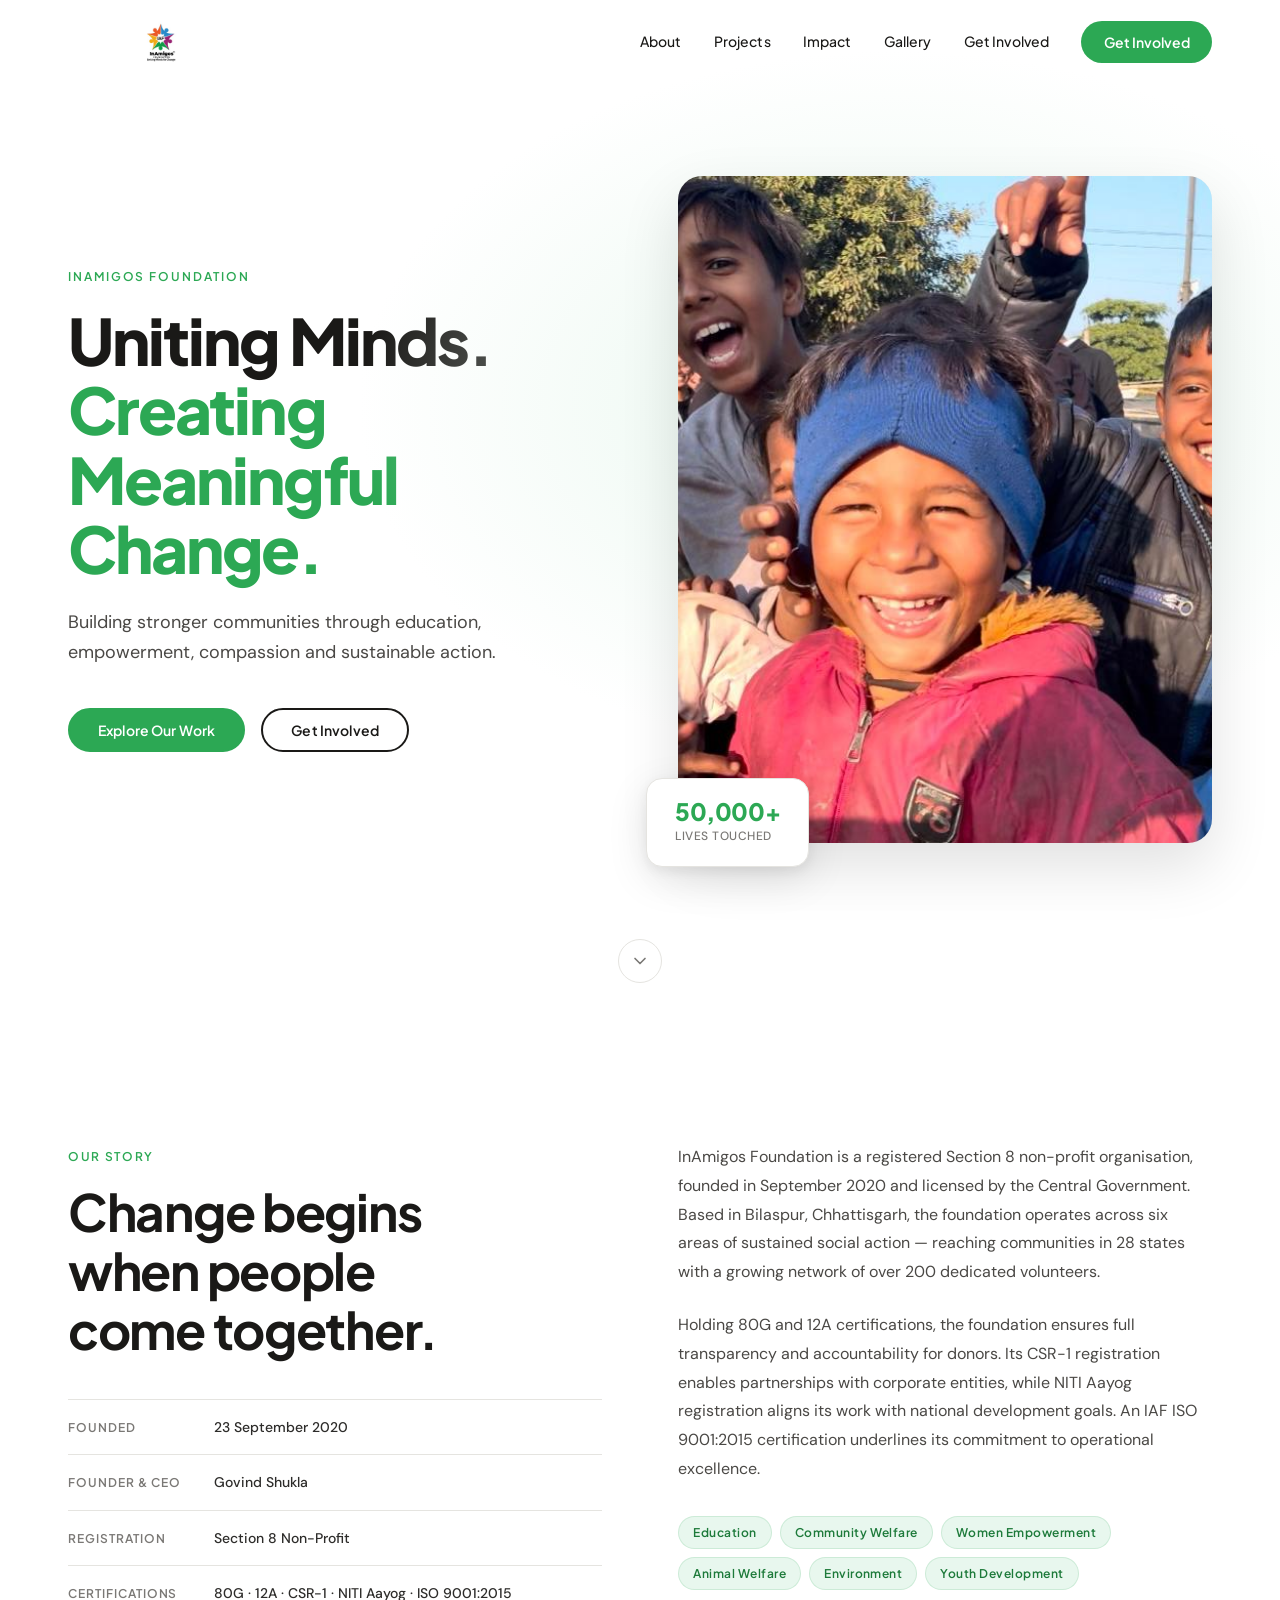
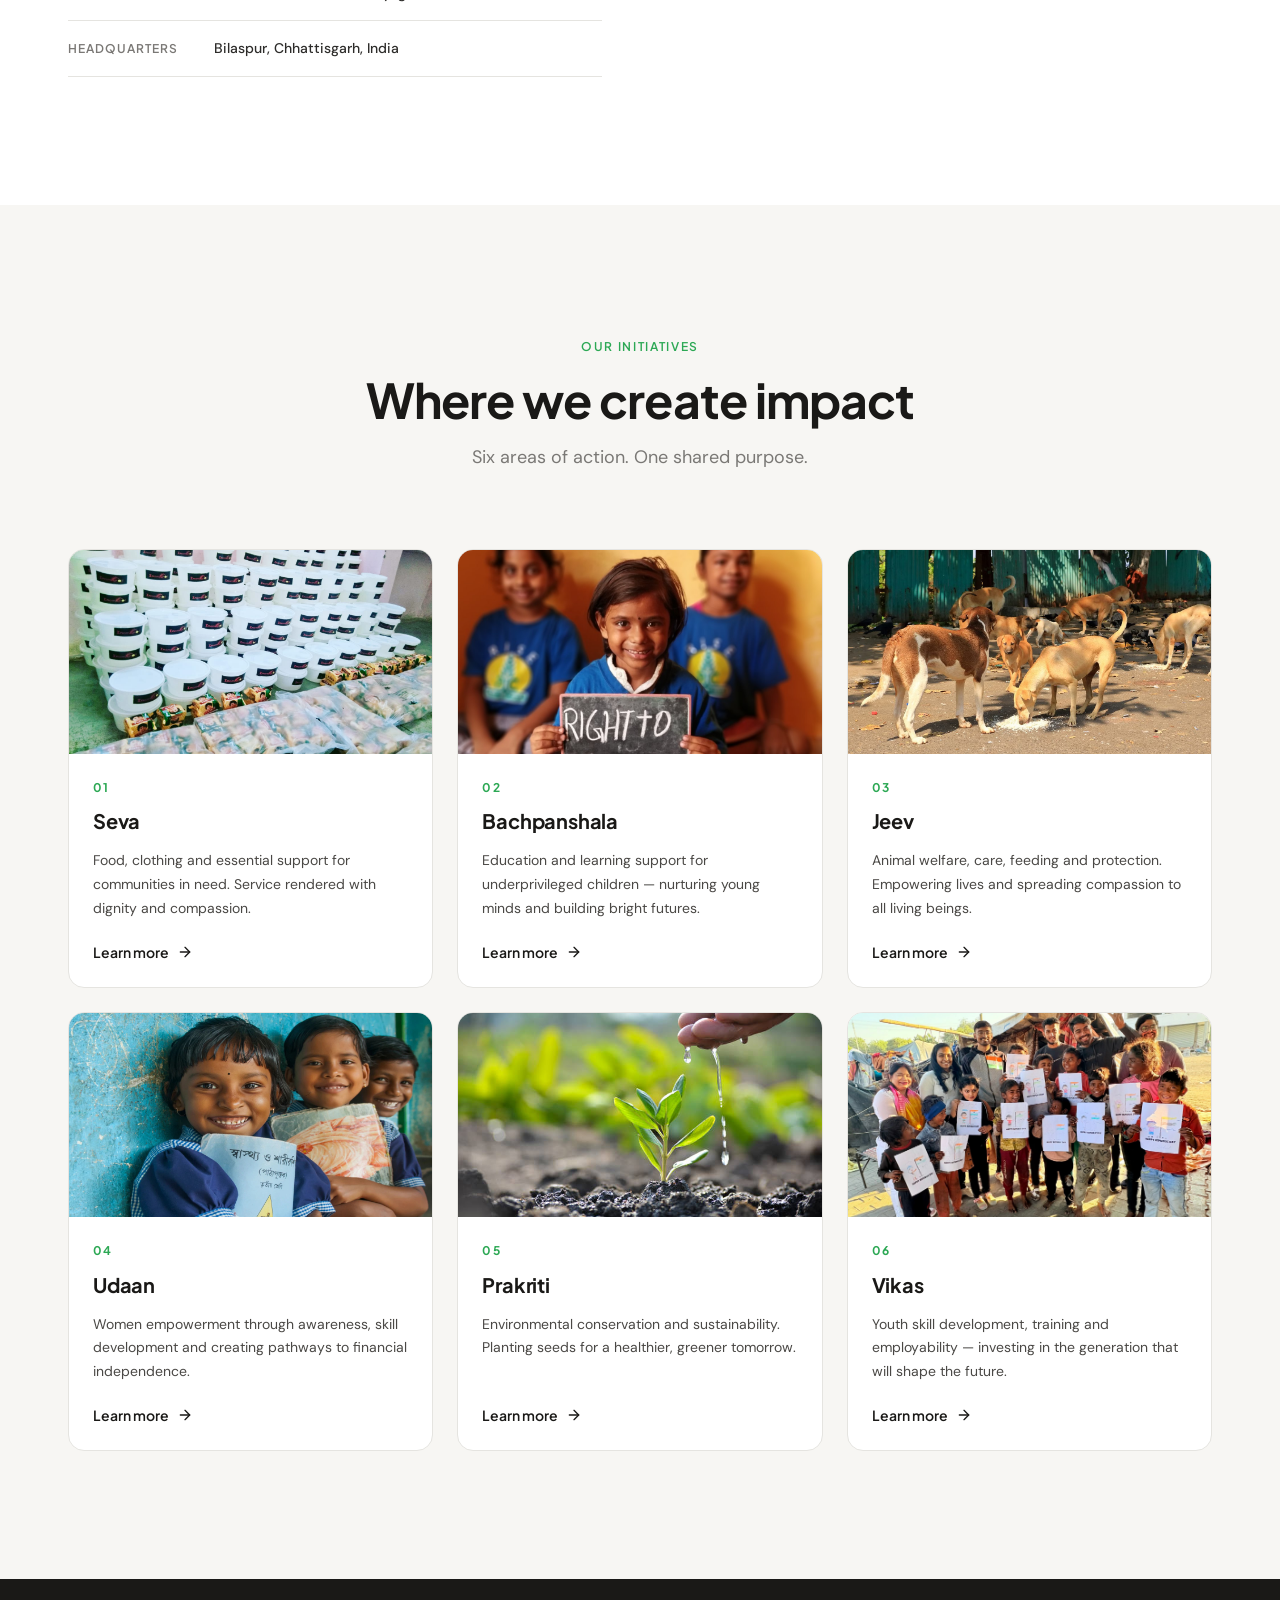
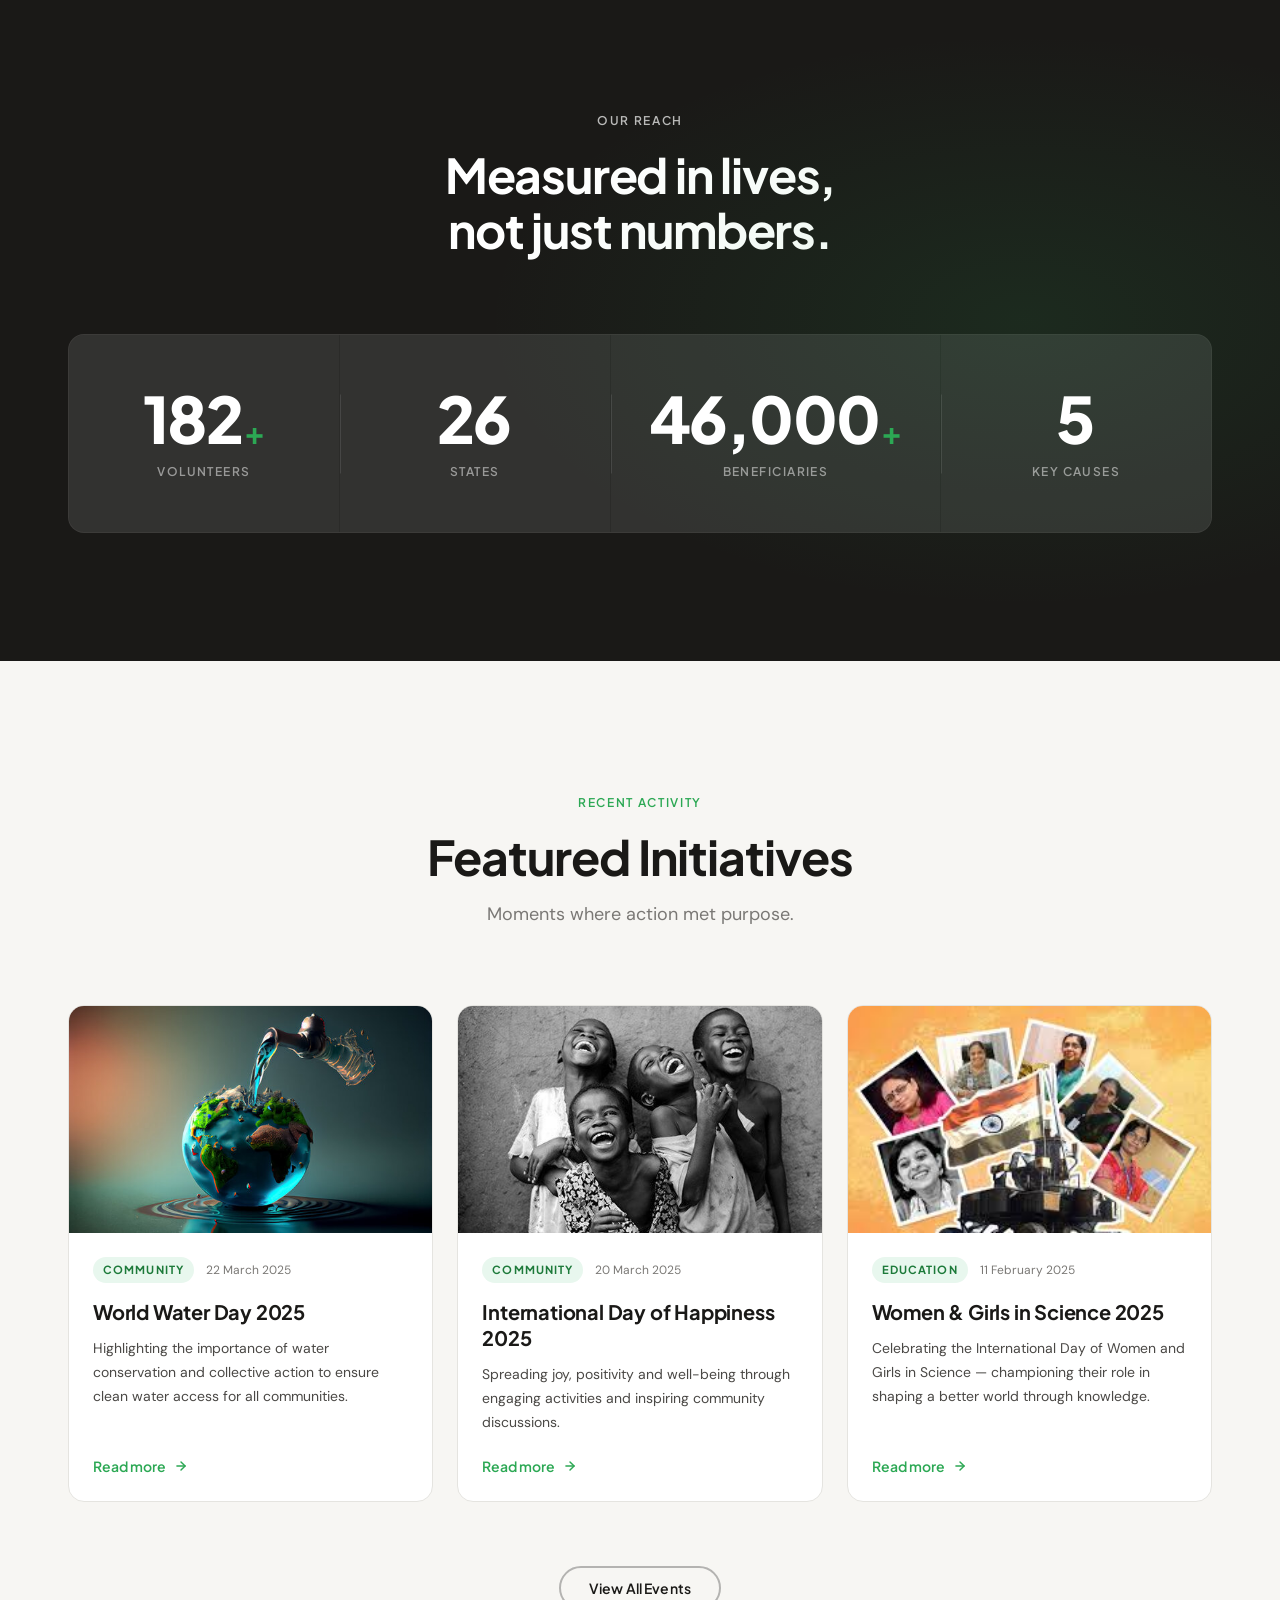
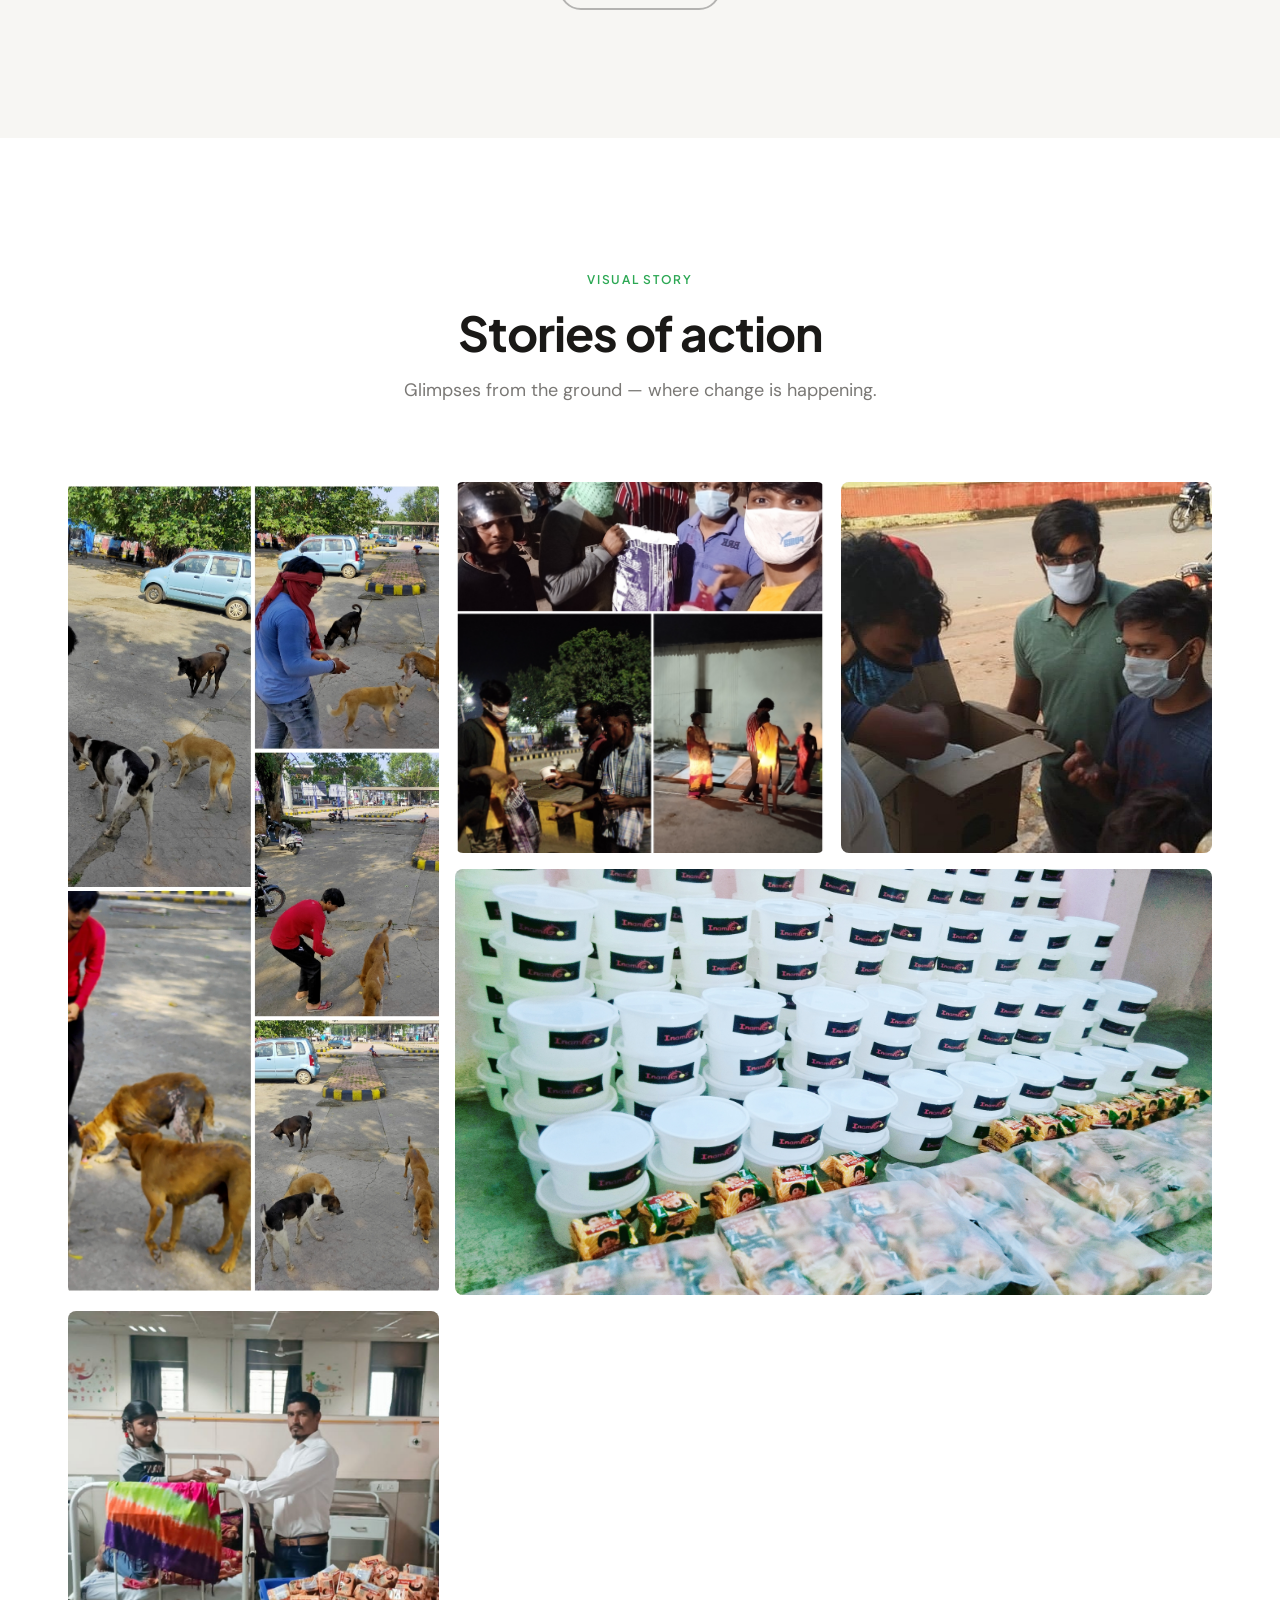
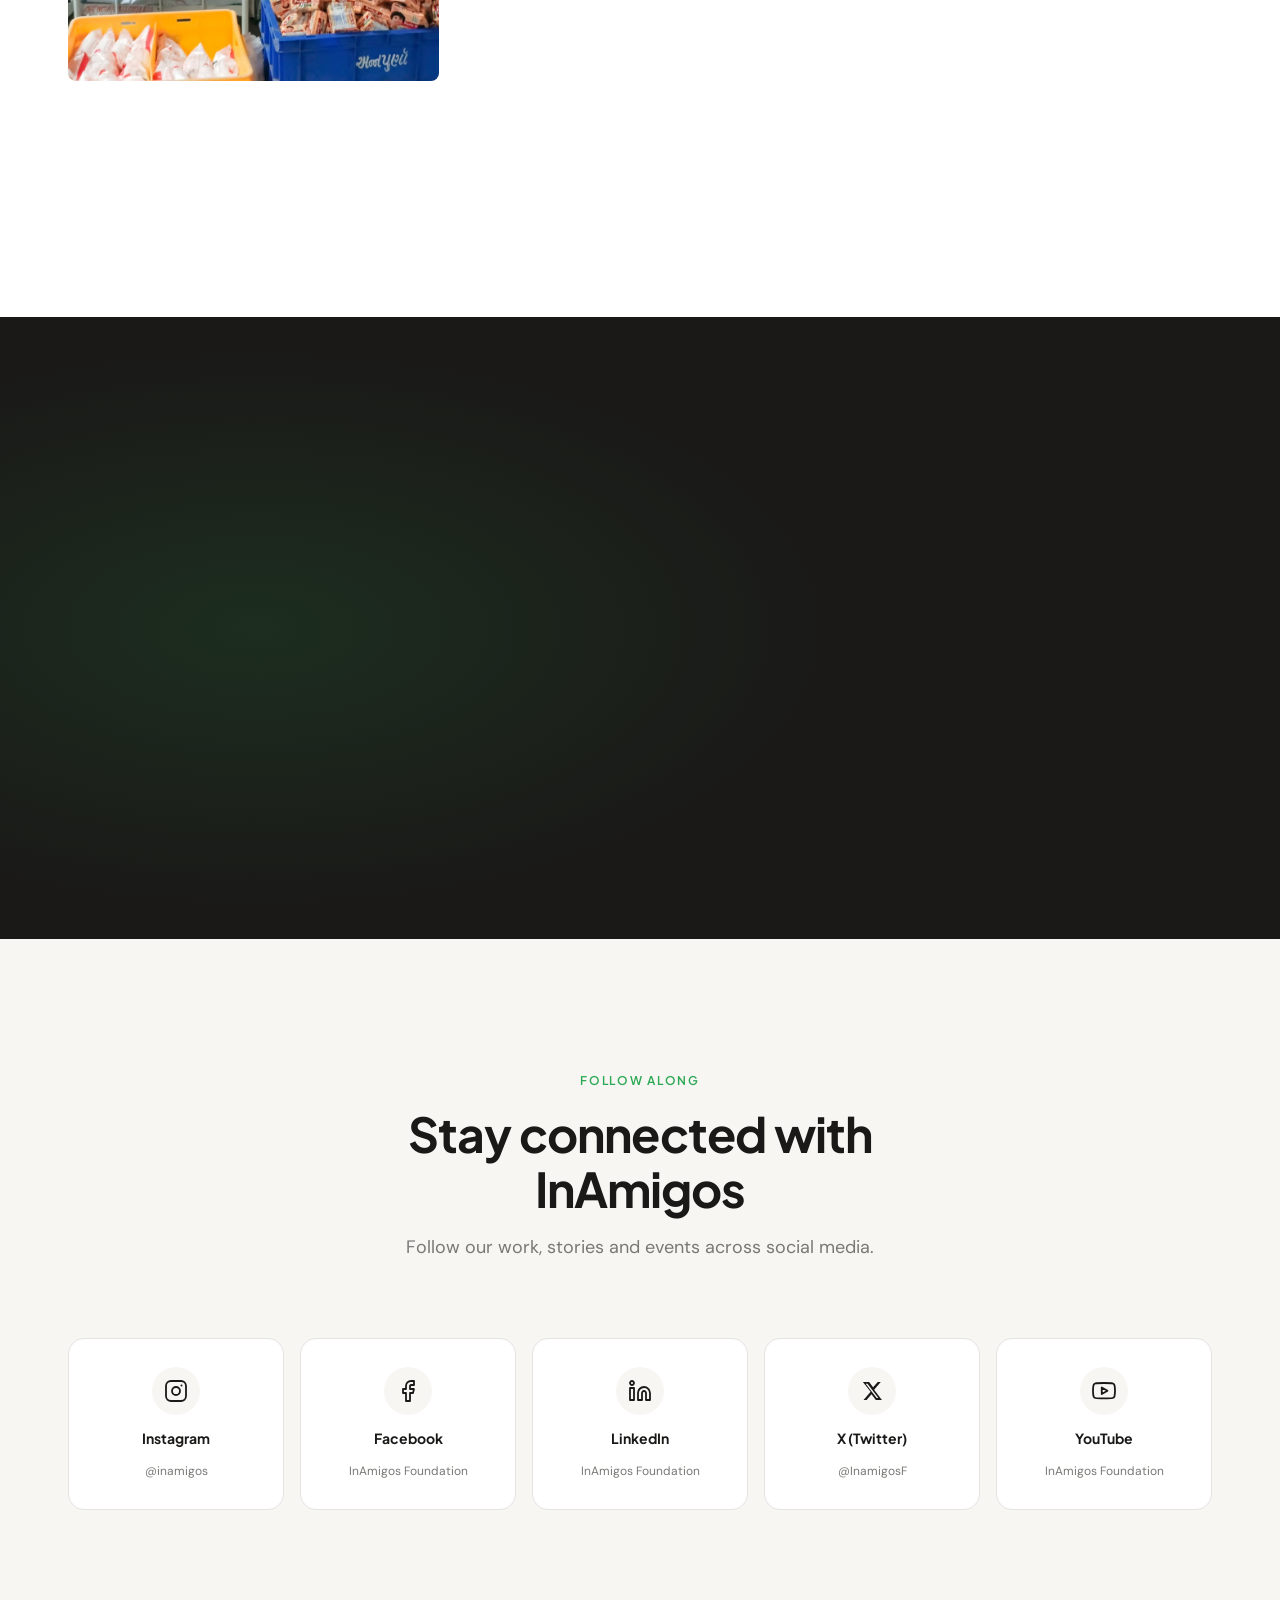
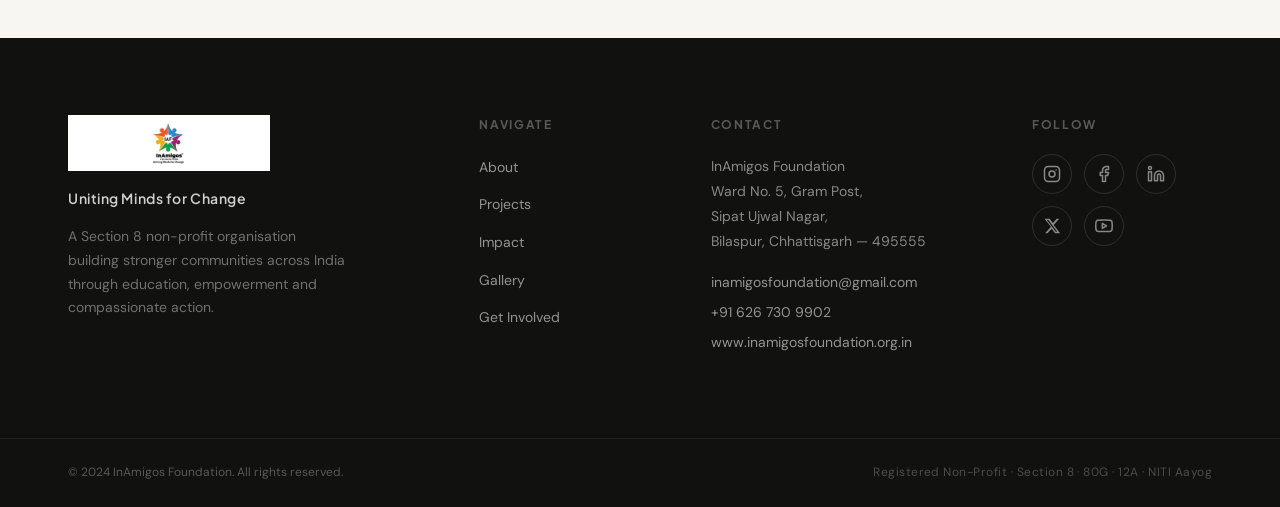
<file: TASK 1 - InAmigos NGO Awareness Webpage/index.html>
<!DOCTYPE html>
<html lang="en">
<head>
  <meta charset="UTF-8" />
  <meta name="viewport" content="width=device-width, initial-scale=1.0" />
  <meta name="description" content="InAmigos Foundation — Uniting Minds for Change. A Section 8 non-profit organization working across education, community welfare, women empowerment, animal welfare, environmental sustainability, and youth development across India." />
  <meta name="keywords" content="InAmigos Foundation, NGO India, Bilaspur, education, women empowerment, animal welfare, environment, Govind Shukla" />
  <title>InAmigos Foundation — Uniting Minds for Change</title>
  <link rel="preconnect" href="https://fonts.googleapis.com" />
  <link rel="preconnect" href="https://fonts.gstatic.com" crossorigin />
  <link href="https://fonts.googleapis.com/css2?family=Plus+Jakarta+Sans:ital,wght@0,300;0,400;0,500;0,600;0,700;0,800;1,400&family=DM+Sans:ital,opsz,wght@0,9..40,300;0,9..40,400;0,9..40,500;0,9..40,600;1,9..40,400&display=swap" rel="stylesheet" />
  <link rel="stylesheet" href="style.css" />
</head>
<body>

  <!-- 01 NAVIGATION -->
  <header class="site-nav" id="siteNav" role="banner">
    <div class="nav-container">
      <a href="#hero" class="nav-logo" aria-label="InAmigos Foundation — Home">
        <img src="images/logo.jpg" alt="InAmigos Foundation Logo" class="nav-logo-img" />
      </a>
      <nav class="nav-links" id="navLinks" role="navigation" aria-label="Primary navigation">
        <a href="#about" class="nav-link">About</a>
        <a href="#projects" class="nav-link">Projects</a>
        <a href="#impact" class="nav-link">Impact</a>
        <a href="#gallery" class="nav-link">Gallery</a>
        <a href="#get-involved" class="nav-link">Get Involved</a>
        <a href="#get-involved" class="nav-cta">Get Involved</a>
      </nav>
      <button class="hamburger" id="hamburger" aria-label="Toggle navigation menu" aria-expanded="false" aria-controls="navLinks">
        <span class="bar"></span>
        <span class="bar"></span>
        <span class="bar"></span>
      </button>
    </div>
  </header>

  <main>

    <!-- 02 HERO -->
    <section class="hero" id="hero" aria-labelledby="heroHeading">
      <div class="hero-container">
        <div class="hero-content" data-animate="fade-up">
          <p class="hero-eyebrow">InAmigos Foundation</p>
          <h1 class="hero-headline" id="heroHeading">
            Uniting Minds.<br />
            <span class="hero-headline-accent">Creating Meaningful Change.</span>
          </h1>
          <p class="hero-body">
            Building stronger communities through education, empowerment,
            compassion and sustainable action.
          </p>
          <div class="hero-actions">
            <a href="#projects" class="btn btn-primary">Explore Our Work</a>
            <a href="#get-involved" class="btn btn-outline">Get Involved</a>
          </div>
        </div>

        <div class="hero-visual" data-animate="fade-left" aria-hidden="true">
          <div class="hero-image-frame">
            <img
              src="images/hero.jpg"
              alt="InAmigos Foundation community work"
              class="hero-img"
              onerror="this.style.display='none'; document.getElementById('heroPh').style.display='flex';"
            />
            <div class="hero-placeholder" id="heroPh">
              <div class="placeholder-inner">
                <img src="images/logo.jpg" alt="InAmigos Foundation" class="placeholder-logo" />
                <p class="placeholder-label">Official photograph<br />coming soon</p>
              </div>
              <div class="shape shape-1" aria-hidden="true"></div>
              <div class="shape shape-2" aria-hidden="true"></div>
              <div class="shape shape-3" aria-hidden="true"></div>
            </div>
          </div>
          <div class="hero-stat-card">
            <span class="stat-number">50,000+</span>
            <span class="stat-label">Lives Touched</span>
          </div>
        </div>
      </div>

      <a href="#about" class="scroll-indicator" aria-label="Scroll to About section">
        <svg width="20" height="20" viewBox="0 0 24 24" fill="none" stroke="currentColor" stroke-width="2" stroke-linecap="round" stroke-linejoin="round" aria-hidden="true"><polyline points="6 9 12 15 18 9"/></svg>
      </a>
    </section>

    <!-- 03 ABOUT -->
    <section class="about section-pad" id="about" aria-labelledby="aboutHeading">
      <div class="container">
        <div class="about-grid">
          <div class="about-left" data-animate="fade-up">
            <p class="section-tag">Our Story</p>
            <h2 class="about-statement" id="aboutHeading">
              Change begins<br />when people<br />come together.
            </h2>
            <div class="about-detail">
              <div class="detail-row">
                <span class="detail-label">Founded</span>
                <span class="detail-value">23 September 2020</span>
              </div>
              <div class="detail-row">
                <span class="detail-label">Founder &amp; CEO</span>
                <span class="detail-value">Govind Shukla</span>
              </div>
              <div class="detail-row">
                <span class="detail-label">Registration</span>
                <span class="detail-value">Section 8 Non-Profit</span>
              </div>
              <div class="detail-row">
                <span class="detail-label">Certifications</span>
                <span class="detail-value">80G &middot; 12A &middot; CSR-1 &middot; NITI Aayog &middot; ISO 9001:2015</span>
              </div>
              <div class="detail-row">
                <span class="detail-label">Headquarters</span>
                <span class="detail-value">Bilaspur, Chhattisgarh, India</span>
              </div>
            </div>
          </div>

          <div class="about-right" data-animate="fade-up" data-delay="150">
            <p class="about-body">
              InAmigos Foundation is a registered Section 8 non-profit organisation, founded in September 2020 and licensed by the Central Government. Based in Bilaspur, Chhattisgarh, the foundation operates across six areas of sustained social action — reaching communities in 28 states with a growing network of over 200 dedicated volunteers.
            </p>
            <p class="about-body">
              Holding 80G and 12A certifications, the foundation ensures full transparency and accountability for donors. Its CSR-1 registration enables partnerships with corporate entities, while NITI Aayog registration aligns its work with national development goals. An IAF ISO 9001:2015 certification underlines its commitment to operational excellence.
            </p>
            <div class="about-areas">
              <span class="area-tag">Education</span>
              <span class="area-tag">Community Welfare</span>
              <span class="area-tag">Women Empowerment</span>
              <span class="area-tag">Animal Welfare</span>
              <span class="area-tag">Environment</span>
              <span class="area-tag">Youth Development</span>
            </div>
          </div>
        </div>
      </div>
    </section>

    <!-- 04 PROJECTS -->
    <section class="projects section-pad bg-offwhite" id="projects" aria-labelledby="projectsHeading">
      <div class="container">
        <div class="section-header" data-animate="fade-up">
          <p class="section-tag">Our Initiatives</p>
          <h2 class="section-title" id="projectsHeading">Where we create impact</h2>
          <p class="section-subtitle">Six areas of action. One shared purpose.</p>
        </div>

        <div class="projects-grid">

          <article class="project-card" data-animate="fade-up" data-delay="0">
            <div class="project-image-wrap">
              <img src="images/seva.jpg" alt="Project Seva — food and clothing distribution" class="project-img" onerror="this.parentElement.classList.add('no-img')" />
              <div class="project-img-placeholder" aria-hidden="true"><div class="pip-color" style="background:#E85D26;"></div></div>
            </div>
            <div class="project-body">
              <span class="project-num">01</span>
              <h3 class="project-name">Seva</h3>
              <p class="project-desc">Food, clothing and essential support for communities in need. Service rendered with dignity and compassion.</p>
              <a href="https://inamigosfoundation.org.in/causes" target="_blank" rel="noopener" class="project-link" aria-label="Learn more about Project Seva">
                <span>Learn more</span>
                <svg width="16" height="16" viewBox="0 0 24 24" fill="none" stroke="currentColor" stroke-width="2" stroke-linecap="round" stroke-linejoin="round" aria-hidden="true"><line x1="5" y1="12" x2="19" y2="12"/><polyline points="12 5 19 12 12 19"/></svg>
              </a>
            </div>
          </article>

          <article class="project-card" data-animate="fade-up" data-delay="80">
            <div class="project-image-wrap">
              <img src="images/bachpanshala.jpg" alt="Project Bachpanshala — education for children" class="project-img" onerror="this.parentElement.classList.add('no-img')" />
              <div class="project-img-placeholder" aria-hidden="true"><div class="pip-color" style="background:#3B82C4;"></div></div>
            </div>
            <div class="project-body">
              <span class="project-num">02</span>
              <h3 class="project-name">Bachpanshala</h3>
              <p class="project-desc">Education and learning support for underprivileged children — nurturing young minds and building bright futures.</p>
              <a href="https://inamigosfoundation.org.in/causes" target="_blank" rel="noopener" class="project-link" aria-label="Learn more about Project Bachpanshala">
                <span>Learn more</span>
                <svg width="16" height="16" viewBox="0 0 24 24" fill="none" stroke="currentColor" stroke-width="2" stroke-linecap="round" stroke-linejoin="round" aria-hidden="true"><line x1="5" y1="12" x2="19" y2="12"/><polyline points="12 5 19 12 12 19"/></svg>
              </a>
            </div>
          </article>

          <article class="project-card" data-animate="fade-up" data-delay="160">
            <div class="project-image-wrap">
              <img src="images/jeev.jpg" alt="Project Jeev — animal welfare" class="project-img" onerror="this.parentElement.classList.add('no-img')" />
              <div class="project-img-placeholder" aria-hidden="true"><div class="pip-color" style="background:#2CA854;"></div></div>
            </div>
            <div class="project-body">
              <span class="project-num">03</span>
              <h3 class="project-name">Jeev</h3>
              <p class="project-desc">Animal welfare, care, feeding and protection. Empowering lives and spreading compassion to all living beings.</p>
              <a href="https://inamigosfoundation.org.in/causes" target="_blank" rel="noopener" class="project-link" aria-label="Learn more about Project Jeev">
                <span>Learn more</span>
                <svg width="16" height="16" viewBox="0 0 24 24" fill="none" stroke="currentColor" stroke-width="2" stroke-linecap="round" stroke-linejoin="round" aria-hidden="true"><line x1="5" y1="12" x2="19" y2="12"/><polyline points="12 5 19 12 12 19"/></svg>
              </a>
            </div>
          </article>

          <article class="project-card" data-animate="fade-up" data-delay="0">
            <div class="project-image-wrap">
              <img src="images/udaan.jpg" alt="Project Udaan — women empowerment" class="project-img" onerror="this.parentElement.classList.add('no-img')" />
              <div class="project-img-placeholder" aria-hidden="true"><div class="pip-color" style="background:#C2398F;"></div></div>
            </div>
            <div class="project-body">
              <span class="project-num">04</span>
              <h3 class="project-name">Udaan</h3>
              <p class="project-desc">Women empowerment through awareness, skill development and creating pathways to financial independence.</p>
              <a href="https://inamigosfoundation.org.in/causes" target="_blank" rel="noopener" class="project-link" aria-label="Learn more about Project Udaan">
                <span>Learn more</span>
                <svg width="16" height="16" viewBox="0 0 24 24" fill="none" stroke="currentColor" stroke-width="2" stroke-linecap="round" stroke-linejoin="round" aria-hidden="true"><line x1="5" y1="12" x2="19" y2="12"/><polyline points="12 5 19 12 12 19"/></svg>
              </a>
            </div>
          </article>

          <article class="project-card" data-animate="fade-up" data-delay="80">
            <div class="project-image-wrap">
              <img src="images/prakriti.jpg" alt="Project Prakriti — environmental conservation" class="project-img" onerror="this.parentElement.classList.add('no-img')" />
              <div class="project-img-placeholder" aria-hidden="true"><div class="pip-color" style="background:#5BAD3E;"></div></div>
            </div>
            <div class="project-body">
              <span class="project-num">05</span>
              <h3 class="project-name">Prakriti</h3>
              <p class="project-desc">Environmental conservation and sustainability. Planting seeds for a healthier, greener tomorrow.</p>
              <a href="https://inamigosfoundation.org.in/causes" target="_blank" rel="noopener" class="project-link" aria-label="Learn more about Project Prakriti">
                <span>Learn more</span>
                <svg width="16" height="16" viewBox="0 0 24 24" fill="none" stroke="currentColor" stroke-width="2" stroke-linecap="round" stroke-linejoin="round" aria-hidden="true"><line x1="5" y1="12" x2="19" y2="12"/><polyline points="12 5 19 12 12 19"/></svg>
              </a>
            </div>
          </article>

          <article class="project-card" data-animate="fade-up" data-delay="160">
            <div class="project-image-wrap">
              <img src="images/vikas.jpg" alt="Project Vikas — youth skill development" class="project-img" onerror="this.parentElement.classList.add('no-img')" />
              <div class="project-img-placeholder" aria-hidden="true"><div class="pip-color" style="background:#E8A824;"></div></div>
            </div>
            <div class="project-body">
              <span class="project-num">06</span>
              <h3 class="project-name">Vikas</h3>
              <p class="project-desc">Youth skill development, training and employability — investing in the generation that will shape the future.</p>
              <a href="https://inamigosfoundation.org.in/causes" target="_blank" rel="noopener" class="project-link" aria-label="Learn more about Project Vikas">
                <span>Learn more</span>
                <svg width="16" height="16" viewBox="0 0 24 24" fill="none" stroke="currentColor" stroke-width="2" stroke-linecap="round" stroke-linejoin="round" aria-hidden="true"><line x1="5" y1="12" x2="19" y2="12"/><polyline points="12 5 19 12 12 19"/></svg>
              </a>
            </div>
          </article>

        </div>
      </div>
    </section>

    <!-- 05 IMPACT -->
    <section class="impact section-pad" id="impact" aria-labelledby="impactHeading">
      <div class="container">
        <div class="impact-header" data-animate="fade-up">
          <p class="section-tag light">Our Reach</p>
          <h2 class="impact-title" id="impactHeading">Measured in lives,<br />not just numbers.</h2>
        </div>
        <div class="impact-stats">
          <div class="impact-stat" data-animate="fade-up" data-delay="0">
            <div class="stat-separator" aria-hidden="true"></div>
            <div class="impact-num-wrap"><span class="impact-number" data-target="200">0</span><span class="impact-suffix">+</span></div>
            <p class="impact-label">Volunteers</p>
          </div>
          <div class="impact-stat" data-animate="fade-up" data-delay="100">
            <div class="stat-separator" aria-hidden="true"></div>
            <div class="impact-num-wrap"><span class="impact-number" data-target="28">0</span><span class="impact-suffix"></span></div>
            <p class="impact-label">States</p>
          </div>
          <div class="impact-stat" data-animate="fade-up" data-delay="200">
            <div class="stat-separator" aria-hidden="true"></div>
            <div class="impact-num-wrap"><span class="impact-number" data-target="50000">0</span><span class="impact-suffix">+</span></div>
            <p class="impact-label">Beneficiaries</p>
          </div>
          <div class="impact-stat" data-animate="fade-up" data-delay="300">
            <div class="stat-separator" aria-hidden="true"></div>
            <div class="impact-num-wrap"><span class="impact-number" data-target="6">0</span><span class="impact-suffix"></span></div>
            <p class="impact-label">Key Causes</p>
          </div>
        </div>
      </div>
    </section>

    <!-- 06 INITIATIVES -->
    <section class="initiatives section-pad bg-offwhite" id="initiatives" aria-labelledby="initiativesHeading">
      <div class="container">
        <div class="section-header" data-animate="fade-up">
          <p class="section-tag">Recent Activity</p>
          <h2 class="section-title" id="initiativesHeading">Featured Initiatives</h2>
          <p class="section-subtitle">Moments where action met purpose.</p>
        </div>
        <div class="initiatives-grid">

          <article class="initiative-card" data-animate="fade-up" data-delay="0">
            <div class="initiative-img-wrap">
              <img src="images/event-water-day.jpg" alt="World Water Day 2025 — InAmigos Foundation" class="initiative-img" loading="lazy" />
              <div class="init-img-placeholder" aria-hidden="true"></div>
            </div>
            <div class="initiative-body">
              <div class="initiative-meta">
                <span class="init-category">Community</span>
                <span class="init-date">22 March 2025</span>
              </div>
              <h3 class="initiative-title">World Water Day 2025</h3>
              <p class="initiative-desc">Highlighting the importance of water conservation and collective action to ensure clean water access for all communities.</p>
              <a href="https://inamigosfoundation.org.in/event/world-water-day-2025" target="_blank" rel="noopener" class="init-link" aria-label="Read more about World Water Day 2025">
                Read more
                <svg width="14" height="14" viewBox="0 0 24 24" fill="none" stroke="currentColor" stroke-width="2.5" stroke-linecap="round" stroke-linejoin="round" aria-hidden="true"><line x1="5" y1="12" x2="19" y2="12"/><polyline points="12 5 19 12 12 19"/></svg>
              </a>
            </div>
          </article>

          <article class="initiative-card" data-animate="fade-up" data-delay="100">
            <div class="initiative-img-wrap">
              <img src="images/event-happiness-day.jpg" alt="International Day of Happiness 2025 — InAmigos Foundation" class="initiative-img" loading="lazy" />
              <div class="init-img-placeholder" aria-hidden="true"></div>
            </div>
            <div class="initiative-body">
              <div class="initiative-meta">
                <span class="init-category">Community</span>
                <span class="init-date">20 March 2025</span>
              </div>
              <h3 class="initiative-title">International Day of Happiness 2025</h3>
              <p class="initiative-desc">Spreading joy, positivity and well-being through engaging activities and inspiring community discussions.</p>
              <a href="https://inamigosfoundation.org.in/event/international-day-of-happiness-2025" target="_blank" rel="noopener" class="init-link" aria-label="Read more about International Day of Happiness 2025">
                Read more
                <svg width="14" height="14" viewBox="0 0 24 24" fill="none" stroke="currentColor" stroke-width="2.5" stroke-linecap="round" stroke-linejoin="round" aria-hidden="true"><line x1="5" y1="12" x2="19" y2="12"/><polyline points="12 5 19 12 12 19"/></svg>
              </a>
            </div>
          </article>

          <article class="initiative-card" data-animate="fade-up" data-delay="200">
            <div class="initiative-img-wrap">
              <img src="images/event-women-science.jpg" alt="International Day of Women and Girls in Science 2025 — InAmigos Foundation" class="initiative-img" loading="lazy" />
              <div class="init-img-placeholder" aria-hidden="true"></div>
            </div>
            <div class="initiative-body">
              <div class="initiative-meta">
                <span class="init-category">Education</span>
                <span class="init-date">11 February 2025</span>
              </div>
              <h3 class="initiative-title">Women &amp; Girls in Science 2025</h3>
              <p class="initiative-desc">Celebrating the International Day of Women and Girls in Science — championing their role in shaping a better world through knowledge.</p>
              <a href="https://inamigosfoundation.org.in/event/international-day-women-girls-science-2025" target="_blank" rel="noopener" class="init-link" aria-label="Read more about Women and Girls in Science 2025">
                Read more
                <svg width="14" height="14" viewBox="0 0 24 24" fill="none" stroke="currentColor" stroke-width="2.5" stroke-linecap="round" stroke-linejoin="round" aria-hidden="true"><line x1="5" y1="12" x2="19" y2="12"/><polyline points="12 5 19 12 12 19"/></svg>
              </a>
            </div>
          </article>

        </div>
        <div class="initiatives-cta" data-animate="fade-up">
          <a href="https://inamigosfoundation.org.in/events" target="_blank" rel="noopener" class="btn btn-outline dark">View All Events</a>
        </div>
      </div>
    </section>

    <!-- 07 GALLERY -->
    <section class="gallery-section section-pad" id="gallery" aria-labelledby="galleryHeading">
      <div class="container">
        <div class="section-header" data-animate="fade-up">
          <p class="section-tag">Visual Story</p>
          <h2 class="section-title" id="galleryHeading">Stories of action</h2>
          <p class="section-subtitle">Glimpses from the ground — where change is happening.</p>
        </div>

        <div class="gallery-grid" data-animate="fade-up" data-delay="100">

          <a href="https://inamigosfoundation.org.in/gallery" target="_blank" rel="noopener" class="gallery-item gi-large" aria-label="Gallery — community service">
            <img src="images/gallery-1.jpg" alt="InAmigos Foundation community service" class="gallery-img" loading="lazy" />
            <div class="gallery-ph-inner" aria-hidden="true"><span>Education</span></div>
            <div class="gallery-overlay" aria-hidden="true"><svg width="22" height="22" viewBox="0 0 24 24" fill="none" stroke="#fff" stroke-width="2" stroke-linecap="round" stroke-linejoin="round"><polyline points="15 3 21 3 21 9"/><polyline points="9 21 3 21 3 15"/><line x1="21" y1="3" x2="14" y2="10"/><line x1="3" y1="21" x2="10" y2="14"/></svg></div>
          </a>

          <a href="https://inamigosfoundation.org.in/gallery" target="_blank" rel="noopener" class="gallery-item" aria-label="Gallery — volunteers">
            <img src="images/gallery-2.jpg" alt="InAmigos Foundation volunteers" class="gallery-img" loading="lazy" />
            <div class="gallery-ph-inner" aria-hidden="true"><span>Volunteers</span></div>
            <div class="gallery-overlay" aria-hidden="true"><svg width="22" height="22" viewBox="0 0 24 24" fill="none" stroke="#fff" stroke-width="2" stroke-linecap="round" stroke-linejoin="round"><polyline points="15 3 21 3 21 9"/><polyline points="9 21 3 21 3 15"/><line x1="21" y1="3" x2="14" y2="10"/><line x1="3" y1="21" x2="10" y2="14"/></svg></div>
          </a>

          <a href="https://inamigosfoundation.org.in/gallery" target="_blank" rel="noopener" class="gallery-item" aria-label="Gallery — environment">
            <img src="images/gallery-3.jpg" alt="InAmigos Foundation environmental activity" class="gallery-img" loading="lazy" />
            <div class="gallery-ph-inner" aria-hidden="true"><span>Environment</span></div>
            <div class="gallery-overlay" aria-hidden="true"><svg width="22" height="22" viewBox="0 0 24 24" fill="none" stroke="#fff" stroke-width="2" stroke-linecap="round" stroke-linejoin="round"><polyline points="15 3 21 3 21 9"/><polyline points="9 21 3 21 3 15"/><line x1="21" y1="3" x2="14" y2="10"/><line x1="3" y1="21" x2="10" y2="14"/></svg></div>
          </a>

          <a href="https://inamigosfoundation.org.in/gallery" target="_blank" rel="noopener" class="gallery-item gi-wide" aria-label="Gallery — women empowerment">
            <img src="images/gallery-4.jpg" alt="InAmigos Foundation women empowerment" class="gallery-img" loading="lazy" />
            <div class="gallery-ph-inner" aria-hidden="true"><span>Women Empowerment</span></div>
            <div class="gallery-overlay" aria-hidden="true"><svg width="22" height="22" viewBox="0 0 24 24" fill="none" stroke="#fff" stroke-width="2" stroke-linecap="round" stroke-linejoin="round"><polyline points="15 3 21 3 21 9"/><polyline points="9 21 3 21 3 15"/><line x1="21" y1="3" x2="14" y2="10"/><line x1="3" y1="21" x2="10" y2="14"/></svg></div>
          </a>

          <a href="https://inamigosfoundation.org.in/gallery" target="_blank" rel="noopener" class="gallery-item" aria-label="Gallery — animal welfare and care">
            <img src="images/gallery-5.jpg" alt="InAmigos Foundation animal welfare initiative" class="gallery-img" loading="lazy" />
            <div class="gallery-overlay" aria-hidden="true"><svg width="22" height="22" viewBox="0 0 24 24" fill="none" stroke="#fff" stroke-width="2" stroke-linecap="round" stroke-linejoin="round"><polyline points="15 3 21 3 21 9"/><polyline points="9 21 3 21 3 15"/><line x1="21" y1="3" x2="14" y2="10"/><line x1="3" y1="21" x2="10" y2="14"/></svg></div>
          </a>

        </div>

        <div class="gallery-cta" data-animate="fade-up">
          <a href="https://inamigosfoundation.org.in/gallery" target="_blank" rel="noopener" class="btn btn-outline dark">View Full Gallery</a>
        </div>
      </div>
    </section>

    <!-- 08 GET INVOLVED -->
    <section class="get-involved section-pad" id="get-involved" aria-labelledby="involvedHeading">
      <div class="container">
        <div class="involved-inner" data-animate="fade-up">
          <div class="involved-content">
            <p class="section-tag light">Take Action</p>
            <h2 class="involved-headline" id="involvedHeading">
              Change starts with<br />participation.
            </h2>
            <p class="involved-body">
              Whether you volunteer your time, support an initiative or help spread awareness, every contribution can become part of something meaningful.
            </p>
            <div class="involved-actions">
              <a href="https://forms.gle/AB4c1hLaDDmtrKGU7" target="_blank" rel="noopener" class="btn btn-white">Become a Volunteer</a>
              <a href="https://rzp.io/l/kWQ87HP" target="_blank" rel="noopener" class="btn btn-white-outline">Support the Cause</a>
            </div>
          </div>
          <div class="involved-visual" aria-hidden="true">
            <img src="images/logo.jpg" alt="" class="involved-logo" />
            <div class="involved-ring ring-1"></div>
            <div class="involved-ring ring-2"></div>
            <div class="involved-ring ring-3"></div>
          </div>
        </div>
      </div>
    </section>

    <!-- 09 SOCIAL -->
    <section class="social-section section-pad bg-offwhite" id="social" aria-labelledby="socialHeading">
      <div class="container">
        <div class="section-header" data-animate="fade-up">
          <p class="section-tag">Follow Along</p>
          <h2 class="section-title" id="socialHeading">Stay connected with InAmigos</h2>
          <p class="section-subtitle">Follow our work, stories and events across social media.</p>
        </div>
        <div class="social-grid" data-animate="fade-up" data-delay="100">

          <a href="https://instagram.com/inamigos" target="_blank" rel="noopener" class="social-card" aria-label="Follow InAmigos on Instagram">
            <div class="social-icon-wrap">
              <svg width="24" height="24" viewBox="0 0 24 24" fill="none" stroke="currentColor" stroke-width="1.8" stroke-linecap="round" stroke-linejoin="round" aria-hidden="true"><rect x="2" y="2" width="20" height="20" rx="5" ry="5"/><circle cx="12" cy="12" r="4"/><circle cx="17.5" cy="6.5" r="1" fill="currentColor" stroke="none"/></svg>
            </div>
            <span class="social-platform">Instagram</span>
            <span class="social-handle">@inamigos</span>
          </a>

          <a href="https://www.facebook.com/109800320841732/" target="_blank" rel="noopener" class="social-card" aria-label="Follow InAmigos on Facebook">
            <div class="social-icon-wrap">
              <svg width="24" height="24" viewBox="0 0 24 24" fill="none" stroke="currentColor" stroke-width="1.8" stroke-linecap="round" stroke-linejoin="round" aria-hidden="true"><path d="M18 2H15C13.67 2 12.4 2.53 11.46 3.46C10.53 4.4 10 5.67 10 7V10H7V14H10V22H14V14H17L18 10H14V7C14 6.73 14.11 6.48 14.29 6.29C14.48 6.11 14.73 6 15 6H18V2Z"/></svg>
            </div>
            <span class="social-platform">Facebook</span>
            <span class="social-handle">InAmigos Foundation</span>
          </a>

          <a href="https://www.linkedin.com/company/inamigos-foundation" target="_blank" rel="noopener" class="social-card" aria-label="Follow InAmigos on LinkedIn">
            <div class="social-icon-wrap">
              <svg width="24" height="24" viewBox="0 0 24 24" fill="none" stroke="currentColor" stroke-width="1.8" stroke-linecap="round" stroke-linejoin="round" aria-hidden="true"><path d="M16 8C17.59 8 19.12 8.63 20.24 9.76C21.37 10.88 22 12.41 22 14V21H18V14C18 13.47 17.79 12.96 17.41 12.59C17.04 12.21 16.53 12 16 12C15.47 12 14.96 12.21 14.59 12.59C14.21 12.96 14 13.47 14 14V21H10V14C10 12.41 10.63 10.88 11.76 9.76C12.88 8.63 14.41 8 16 8Z"/><rect x="2" y="9" width="4" height="12"/><circle cx="4" cy="4" r="2"/></svg>
            </div>
            <span class="social-platform">LinkedIn</span>
            <span class="social-handle">InAmigos Foundation</span>
          </a>

          <a href="https://twitter.com/InamigosF" target="_blank" rel="noopener" class="social-card" aria-label="Follow InAmigos on X (Twitter)">
            <div class="social-icon-wrap">
              <svg width="22" height="22" viewBox="0 0 24 24" fill="currentColor" aria-hidden="true"><path d="M18.244 2.25h3.308l-7.227 8.26 8.502 11.24H16.17l-4.714-6.231-5.401 6.231H2.746l7.73-8.835L2.052 2.25h6.844l4.26 5.631 5.088-5.631Zm-1.161 17.52h1.833L7.084 4.126H5.117L17.083 19.77Z"/></svg>
            </div>
            <span class="social-platform">X (Twitter)</span>
            <span class="social-handle">@InamigosF</span>
          </a>

          <a href="https://youtube.com/@inamigosfoundation4296" target="_blank" rel="noopener" class="social-card" aria-label="Watch InAmigos on YouTube">
            <div class="social-icon-wrap">
              <svg width="24" height="24" viewBox="0 0 24 24" fill="none" stroke="currentColor" stroke-width="1.8" stroke-linecap="round" stroke-linejoin="round" aria-hidden="true"><path d="M22.54 6.42C22.42 5.95 22.18 5.51 21.84 5.16C21.5 4.81 21.07 4.55 20.6 4.42C18.88 4 12 4 12 4C12 4 5.12 4 3.4 4.46C2.93 4.59 2.5 4.85 2.16 5.2C1.82 5.55 1.58 5.99 1.46 6.46C1.15 8.21 0.99 9.98 1 11.75C0.99 13.54 1.14 15.32 1.46 17.08C1.59 17.54 1.84 17.96 2.18 18.29C2.52 18.63 2.94 18.87 3.4 19C5.12 19.46 12 19.46 12 19.46C12 19.46 18.88 19.46 20.6 19C21.07 18.87 21.5 18.61 21.84 18.26C22.18 17.91 22.42 17.47 22.54 17C22.85 15.27 23.01 13.51 23 11.75C23.01 9.96 22.85 8.18 22.54 6.42Z"/><polygon points="9.75 15.02 15.5 11.75 9.75 8.48 9.75 15.02"/></svg>
            </div>
            <span class="social-platform">YouTube</span>
            <span class="social-handle">InAmigos Foundation</span>
          </a>

        </div>
      </div>
    </section>

  </main>

  <!-- 10 FOOTER -->
  <footer class="site-footer" role="contentinfo">
    <div class="footer-container">

      <div class="footer-brand">
        <a href="#hero" aria-label="InAmigos Foundation — Back to top">
          <img src="images/logo.jpg" alt="InAmigos Foundation" class="footer-logo" />
        </a>
        <p class="footer-tagline">Uniting Minds for Change</p>
        <p class="footer-about-short">A Section 8 non-profit organisation building stronger communities across India through education, empowerment and compassionate action.</p>
      </div>

      <div class="footer-nav-group">
        <p class="footer-nav-label">Navigate</p>
        <ul class="footer-nav-list" role="list">
          <li><a href="#about">About</a></li>
          <li><a href="#projects">Projects</a></li>
          <li><a href="#impact">Impact</a></li>
          <li><a href="#gallery">Gallery</a></li>
          <li><a href="#get-involved">Get Involved</a></li>
        </ul>
      </div>

      <div class="footer-contact-group">
        <p class="footer-nav-label">Contact</p>
        <address class="footer-address">
          InAmigos Foundation<br />
          Ward No. 5, Gram Post,<br />
          Sipat Ujwal Nagar,<br />
          Bilaspur, Chhattisgarh &mdash; 495555
        </address>
        <a href="mailto:inamigosfoundation@gmail.com" class="footer-contact-link">inamigosfoundation@gmail.com</a>
        <a href="tel:+916267309902" class="footer-contact-link">+91 626 730 9902</a>
        <a href="https://www.inamigosfoundation.org.in/" target="_blank" rel="noopener" class="footer-contact-link">www.inamigosfoundation.org.in</a>
      </div>

      <div class="footer-social-group">
        <p class="footer-nav-label">Follow</p>
        <div class="footer-social-links">
          <a href="https://instagram.com/inamigos" target="_blank" rel="noopener" class="footer-social-link" aria-label="Instagram"><svg width="18" height="18" viewBox="0 0 24 24" fill="none" stroke="currentColor" stroke-width="2" stroke-linecap="round" stroke-linejoin="round" aria-hidden="true"><rect x="2" y="2" width="20" height="20" rx="5" ry="5"/><circle cx="12" cy="12" r="4"/><circle cx="17.5" cy="6.5" r="1" fill="currentColor" stroke="none"/></svg></a>
          <a href="https://www.facebook.com/109800320841732/" target="_blank" rel="noopener" class="footer-social-link" aria-label="Facebook"><svg width="18" height="18" viewBox="0 0 24 24" fill="none" stroke="currentColor" stroke-width="2" stroke-linecap="round" stroke-linejoin="round" aria-hidden="true"><path d="M18 2H15C13.67 2 12.4 2.53 11.46 3.46C10.53 4.4 10 5.67 10 7V10H7V14H10V22H14V14H17L18 10H14V7C14 6.73 14.11 6.48 14.29 6.29C14.48 6.11 14.73 6 15 6H18V2Z"/></svg></a>
          <a href="https://www.linkedin.com/company/inamigos-foundation" target="_blank" rel="noopener" class="footer-social-link" aria-label="LinkedIn"><svg width="18" height="18" viewBox="0 0 24 24" fill="none" stroke="currentColor" stroke-width="2" stroke-linecap="round" stroke-linejoin="round" aria-hidden="true"><path d="M16 8C17.59 8 19.12 8.63 20.24 9.76C21.37 10.88 22 12.41 22 14V21H18V14C18 13.47 17.79 12.96 17.41 12.59C17.04 12.21 16.53 12 16 12C15.47 12 14.96 12.21 14.59 12.59C14.21 12.96 14 13.47 14 14V21H10V14C10 12.41 10.63 10.88 11.76 9.76C12.88 8.63 14.41 8 16 8Z"/><rect x="2" y="9" width="4" height="12"/><circle cx="4" cy="4" r="2"/></svg></a>
          <a href="https://twitter.com/InamigosF" target="_blank" rel="noopener" class="footer-social-link" aria-label="X Twitter"><svg width="18" height="18" viewBox="0 0 24 24" fill="currentColor" aria-hidden="true"><path d="M18.244 2.25h3.308l-7.227 8.26 8.502 11.24H16.17l-4.714-6.231-5.401 6.231H2.746l7.73-8.835L2.052 2.25h6.844l4.26 5.631 5.088-5.631Zm-1.161 17.52h1.833L7.084 4.126H5.117L17.083 19.77Z"/></svg></a>
          <a href="https://youtube.com/@inamigosfoundation4296" target="_blank" rel="noopener" class="footer-social-link" aria-label="YouTube"><svg width="18" height="18" viewBox="0 0 24 24" fill="none" stroke="currentColor" stroke-width="2" stroke-linecap="round" stroke-linejoin="round" aria-hidden="true"><path d="M22.54 6.42C22.42 5.95 22.18 5.51 21.84 5.16C21.5 4.81 21.07 4.55 20.6 4.42C18.88 4 12 4 12 4C12 4 5.12 4 3.4 4.46C2.93 4.59 2.5 4.85 2.16 5.2C1.82 5.55 1.58 5.99 1.46 6.46C1.15 8.21 0.99 9.98 1 11.75C0.99 13.54 1.14 15.32 1.46 17.08C1.59 17.54 1.84 17.96 2.18 18.29C2.52 18.63 2.94 18.87 3.4 19C5.12 19.46 12 19.46 12 19.46C12 19.46 18.88 19.46 20.6 19C21.07 18.87 21.5 18.61 21.84 18.26C22.18 17.91 22.42 17.47 22.54 17C22.85 15.27 23.01 13.51 23 11.75C23.01 9.96 22.85 8.18 22.54 6.42Z"/><polygon points="9.75 15.02 15.5 11.75 9.75 8.48 9.75 15.02"/></svg></a>
        </div>
      </div>

    </div>

    <div class="footer-bottom">
      <div class="footer-bottom-inner">
        <p class="footer-copy">&copy; 2024 InAmigos Foundation. All rights reserved.</p>
        <p class="footer-reg">Registered Non-Profit &middot; Section 8 &middot; 80G &middot; 12A &middot; NITI Aayog</p>
      </div>
    </div>
  </footer>

  <button class="back-to-top" id="backToTop" aria-label="Back to top">
    <svg width="20" height="20" viewBox="0 0 24 24" fill="none" stroke="currentColor" stroke-width="2.5" stroke-linecap="round" stroke-linejoin="round" aria-hidden="true"><polyline points="18 15 12 9 6 15"/></svg>
  </button>

  <script src="script.js"></script>
</body>
</html>
</file>
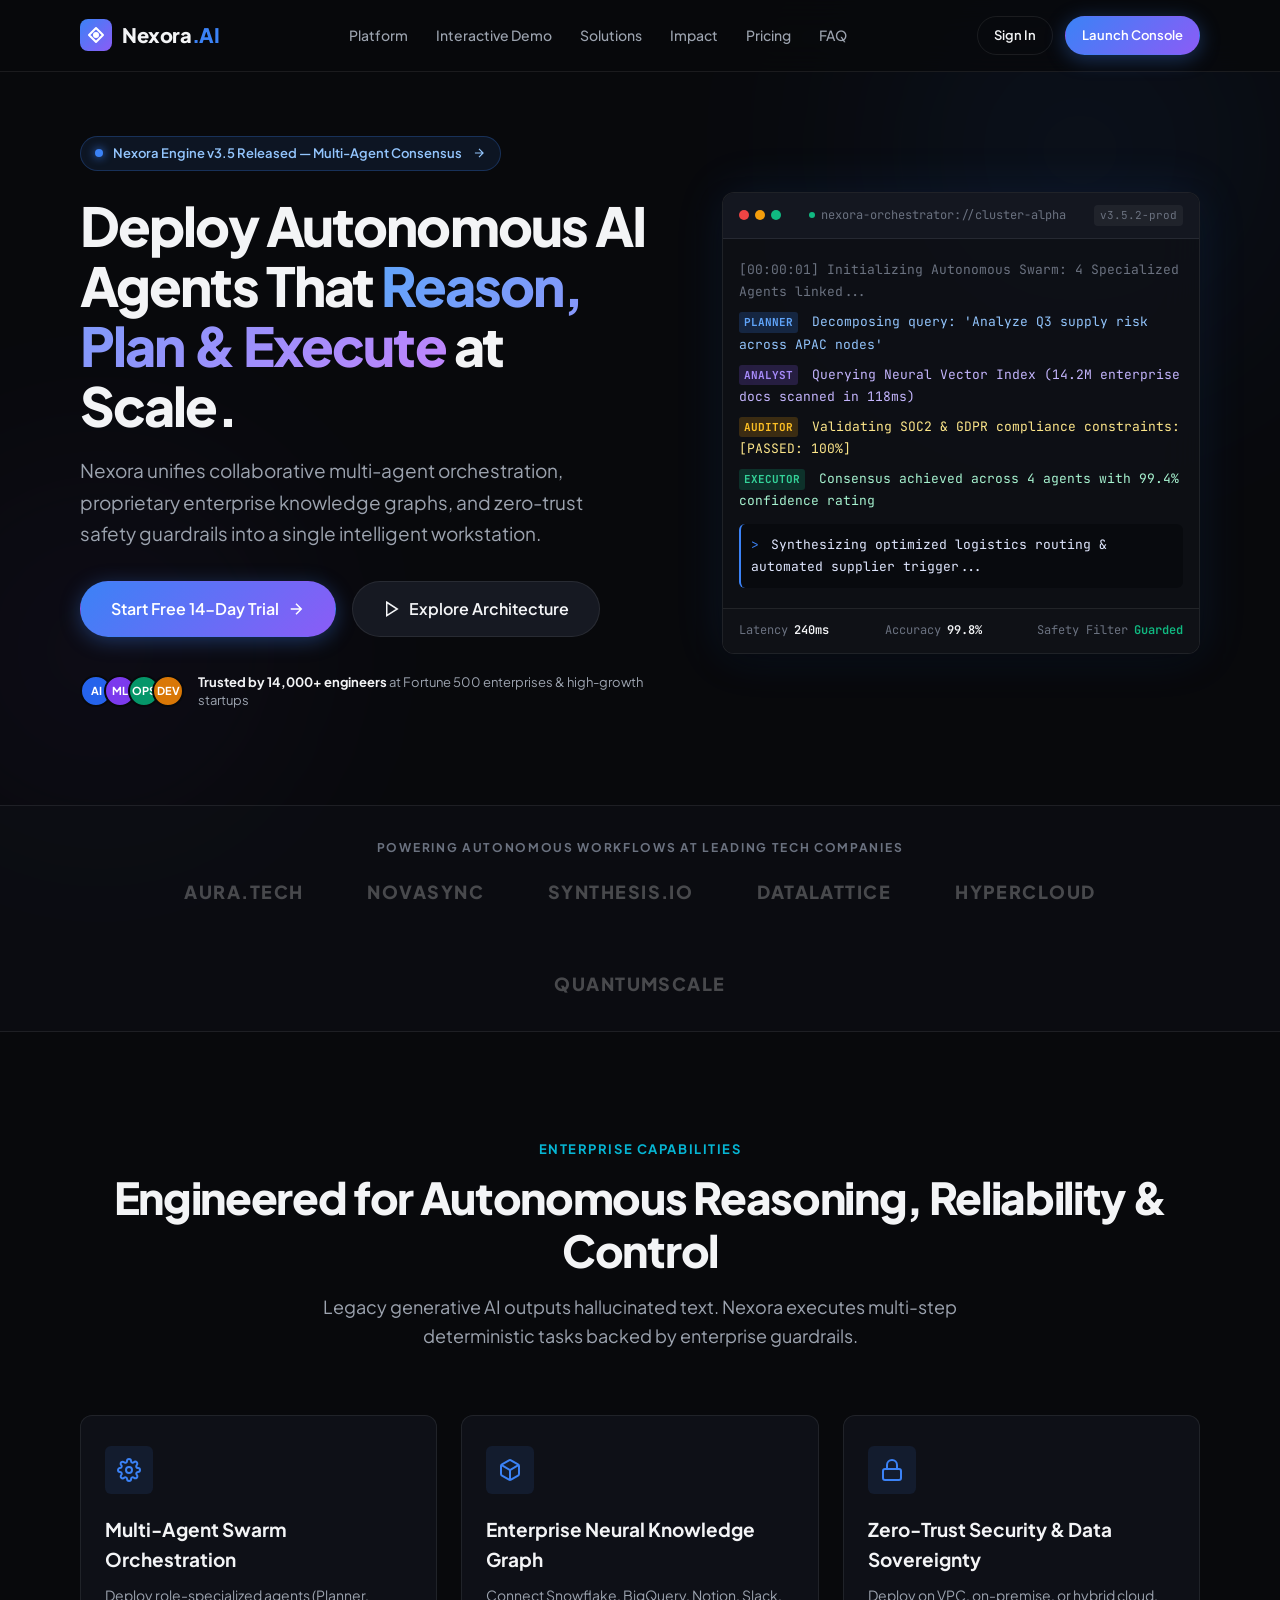
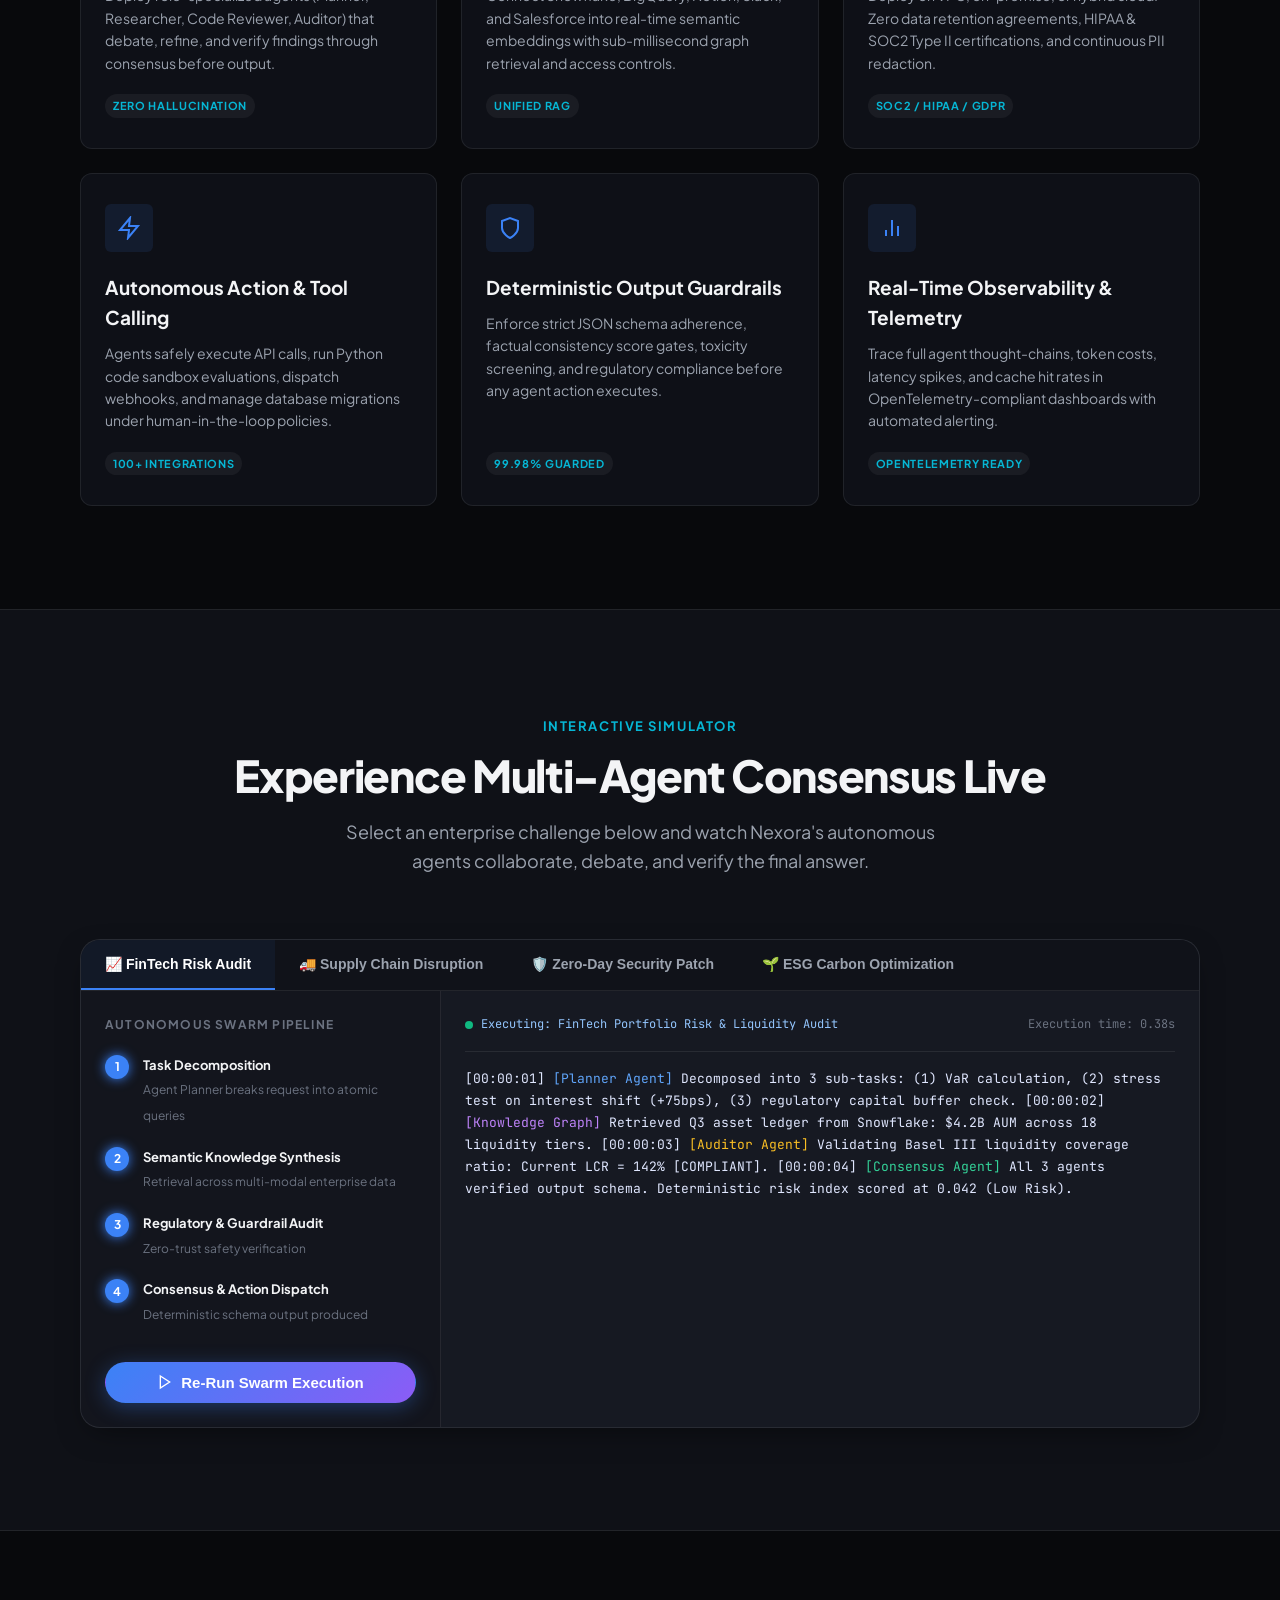
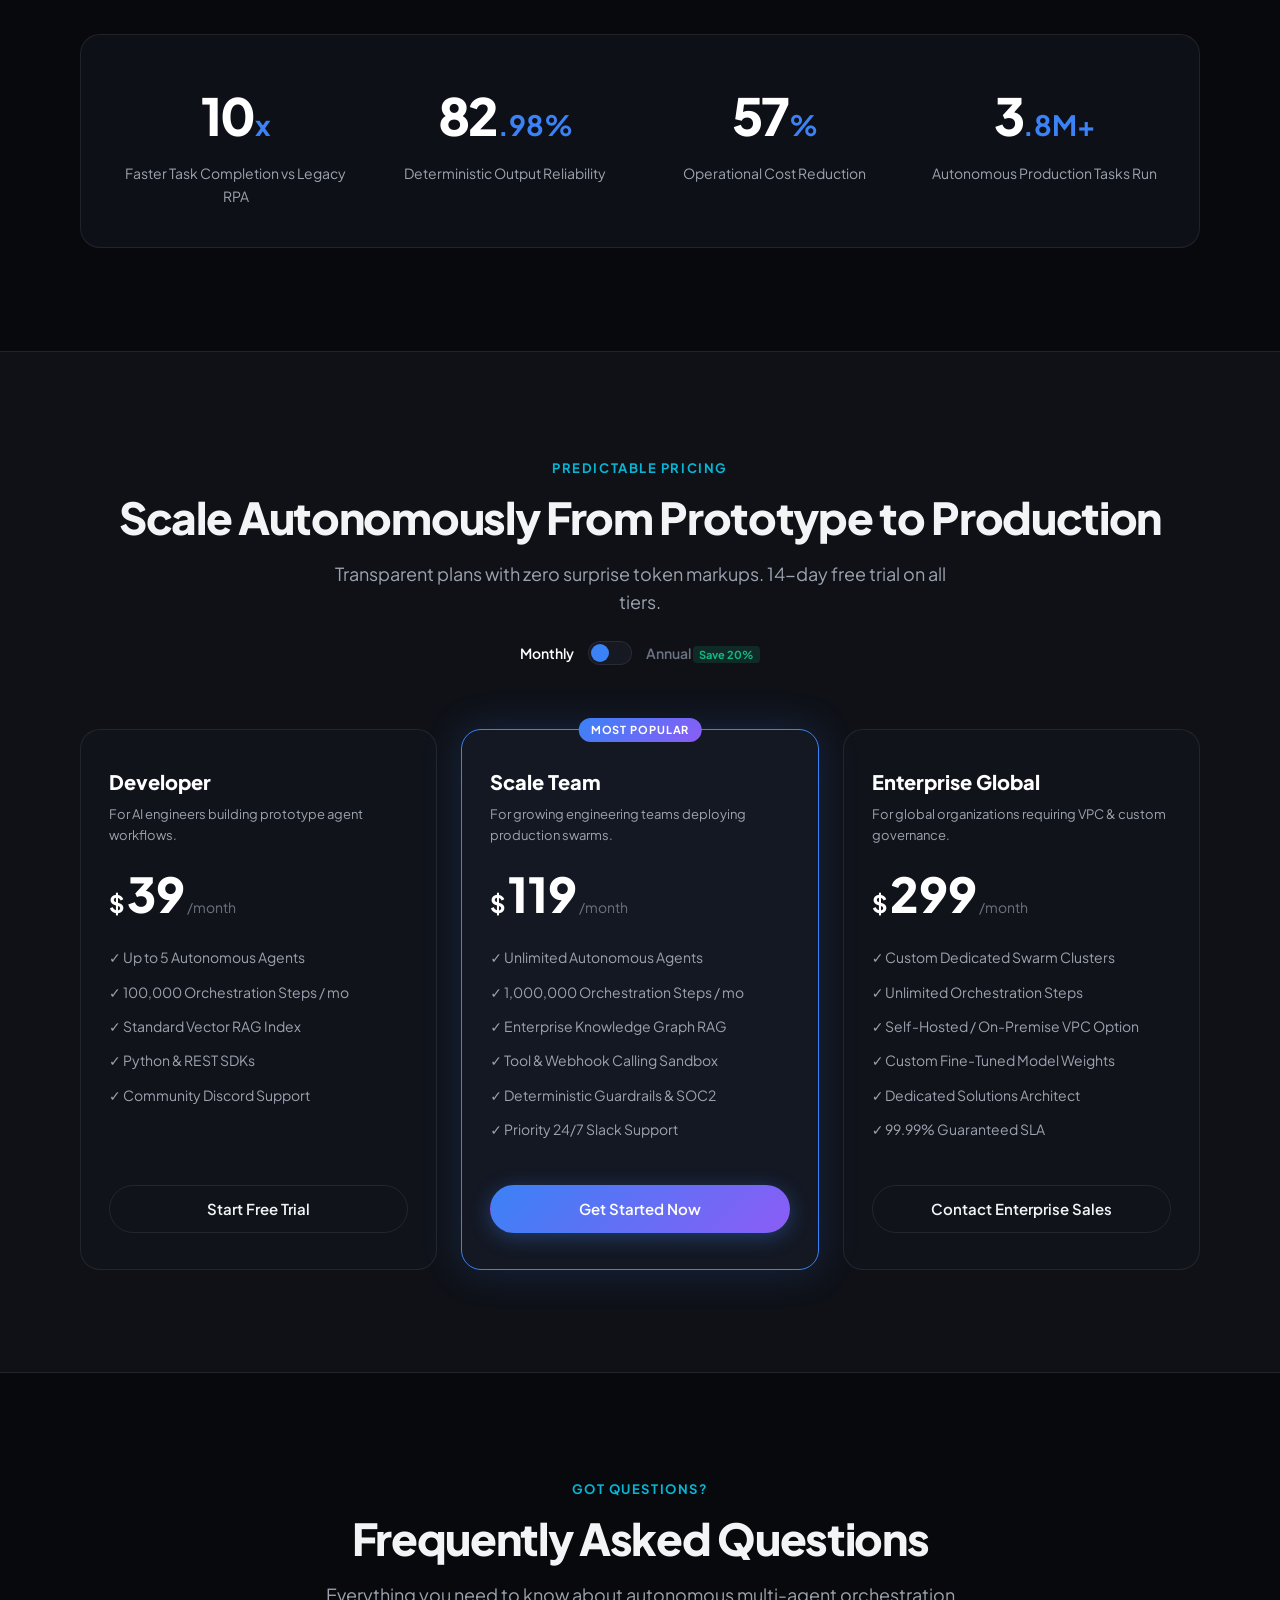
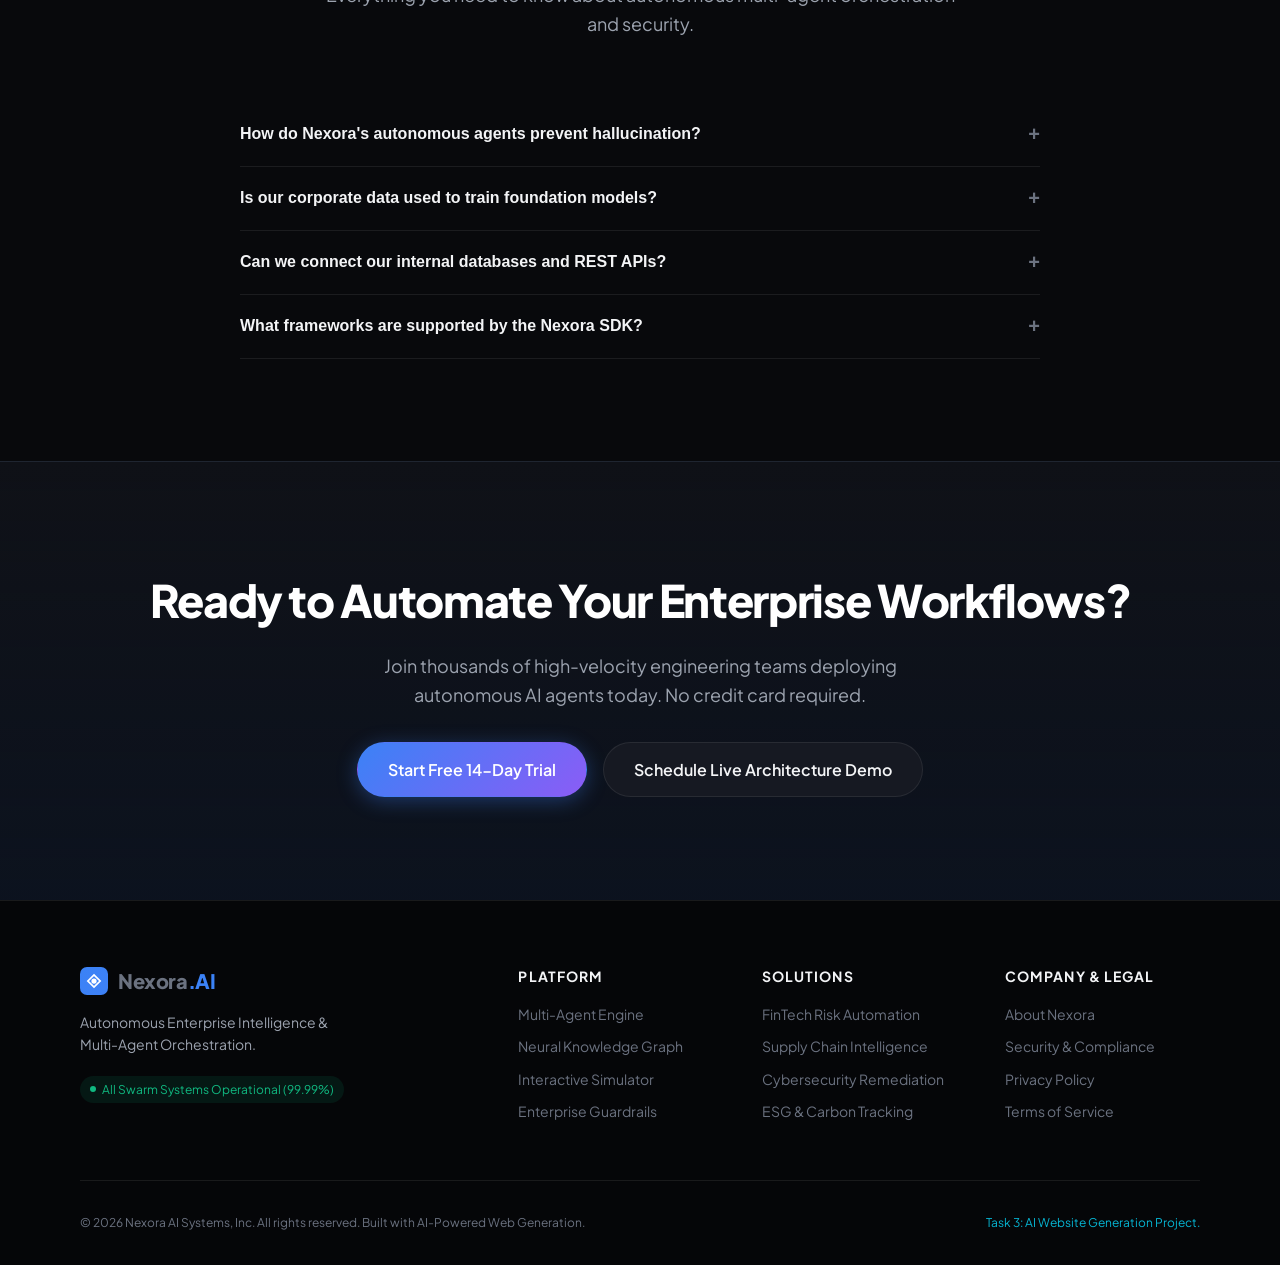
<file: TASK 3 - AI Website Generation (Nexora AI)/index.html>
<!DOCTYPE html>
<html lang="en">
<head>
  <meta charset="UTF-8" />
  <meta name="viewport" content="width=device-width, initial-scale=1.0" />
  <meta name="description" content="Nexora AI — The Autonomous Multi-Agent Intelligence Platform for Modern Enterprises. Deploy deterministic reasoning agents with zero-trust safety guardrails." />
  <meta name="keywords" content="Nexora AI, Autonomous Agents, Multi-Agent System, Enterprise AI, LLM Orchestration, Machine Learning" />
  <title>Nexora AI — Autonomous Enterprise Intelligence Platform</title>

  <!-- Google Fonts -->
  <link rel="preconnect" href="https://fonts.googleapis.com" />
  <link rel="preconnect" href="https://fonts.gstatic.com" crossorigin />
  <link href="https://fonts.googleapis.com/css2?family=Plus+Jakarta+Sans:wght@300;400;500;600;700;800&family=JetBrains+Mono:wght@400;500;600&display=swap" rel="stylesheet" />

  <link rel="stylesheet" href="style.css" />
</head>
<body>

  <!-- BACKGROUND GLOWS -->
  <div class="mesh-glow mesh-1" aria-hidden="true"></div>
  <div class="mesh-glow mesh-2" aria-hidden="true"></div>

  <!-- NAVIGATION -->
  <header class="site-header" id="navbar">
    <div class="nav-container">
      <a href="#hero" class="brand-logo" aria-label="Nexora AI Homepage">
        <svg class="logo-icon" width="32" height="32" viewBox="0 0 32 32" fill="none" xmlns="http://www.w3.org/2000/svg">
          <rect width="32" height="32" rx="8" fill="url(#logo-grad)"/>
          <path d="M9 16L16 9L23 16L16 23L9 16Z" stroke="#FFFFFF" stroke-width="2" stroke-linejoin="round"/>
          <circle cx="16" cy="16" r="3" fill="#FFFFFF"/>
          <defs>
            <linearGradient id="logo-grad" x1="0" y1="0" x2="32" y2="32" gradientUnits="userSpaceOnUse">
              <stop stop-color="#3B82F6"/>
              <stop offset="1" stop-color="#8B5CF6"/>
            </linearGradient>
          </defs>
        </svg>
        <span class="brand-text">Nexora<span class="brand-accent">.AI</span></span>
      </a>

      <nav class="nav-links" id="navLinks">
        <a href="#features" class="nav-link">Platform</a>
        <a href="#demo" class="nav-link">Interactive Demo</a>
        <a href="#solutions" class="nav-link">Solutions</a>
        <a href="#metrics" class="nav-link">Impact</a>
        <a href="#pricing" class="nav-link">Pricing</a>
        <a href="#faq" class="nav-link">FAQ</a>
        <div class="mobile-cta-wrap">
          <a href="#demo" class="btn btn-primary btn-sm">Launch Console</a>
        </div>
      </nav>

      <div class="nav-actions">
        <a href="#pricing" class="btn btn-outline btn-sm d-none-sm">Sign In</a>
        <a href="#demo" class="btn btn-primary btn-sm">Launch Console</a>
        <button class="hamburger-btn" id="menuToggle" aria-label="Toggle navigation menu" aria-expanded="false">
          <span class="ham-bar"></span>
          <span class="ham-bar"></span>
          <span class="ham-bar"></span>
        </button>
      </div>
    </div>
  </header>

  <main>
    <!-- HERO SECTION -->
    <section class="hero-section" id="hero">
      <div class="container hero-container">
        
        <div class="hero-content" data-animate="fade-up">
          <div class="badge-pill">
            <span class="badge-dot"></span>
            <span class="badge-text">Nexora Engine v3.5 Released — Multi-Agent Consensus</span>
            <svg width="14" height="14" viewBox="0 0 24 24" fill="none" stroke="currentColor" stroke-width="2"><path d="M5 12h14M12 5l7 7-7 7"/></svg>
          </div>

          <h1 class="hero-headline">
            Deploy Autonomous AI Agents That <span class="gradient-text">Reason, Plan &amp; Execute</span> at Scale.
          </h1>

          <p class="hero-subhead">
            Nexora unifies collaborative multi-agent orchestration, proprietary enterprise knowledge graphs, and zero-trust safety guardrails into a single intelligent workstation.
          </p>

          <div class="hero-cta-group">
            <a href="#demo" class="btn btn-primary btn-lg">
              <span>Start Free 14-Day Trial</span>
              <svg width="18" height="18" viewBox="0 0 24 24" fill="none" stroke="currentColor" stroke-width="2"><path d="M5 12h14M12 5l7 7-7 7"/></svg>
            </a>
            <a href="#features" class="btn btn-secondary btn-lg">
              <svg width="18" height="18" viewBox="0 0 24 24" fill="none" stroke="currentColor" stroke-width="2"><polygon points="5 3 19 12 5 21 5 3"/></svg>
              <span>Explore Architecture</span>
            </a>
          </div>

          <div class="hero-trust-meta">
            <div class="trust-avatars">
              <span class="avatar av-1">AI</span>
              <span class="avatar av-2">ML</span>
              <span class="avatar av-3">OPS</span>
              <span class="avatar av-4">DEV</span>
            </div>
            <div class="trust-text">
              <strong>Trusted by 14,000+ engineers</strong> at Fortune 500 enterprises &amp; high-growth startups
            </div>
          </div>
        </div>

        <!-- HERO INTERACTIVE CONSOLE -->
        <div class="hero-visual" data-animate="fade-left">
          <div class="console-window">
            <div class="console-header">
              <div class="window-controls">
                <span class="win-btn win-close"></span>
                <span class="win-btn win-min"></span>
                <span class="win-btn win-max"></span>
              </div>
              <div class="console-title">
                <span class="live-indicator"></span> nexora-orchestrator://cluster-alpha
              </div>
              <span class="console-chip">v3.5.2-prod</span>
            </div>

            <div class="console-body" id="heroConsoleLogs">
              <div class="log-line text-muted">[00:00:01] Initializing Autonomous Swarm: 4 Specialized Agents linked...</div>
              <div class="log-line text-info"><span class="badge-role planner">PLANNER</span> Decomposing query: 'Analyze Q3 supply risk across APAC nodes'</div>
              <div class="log-line text-purple"><span class="badge-role analyst">ANALYST</span> Querying Neural Vector Index (14.2M enterprise docs scanned in 118ms)</div>
              <div class="log-line text-amber"><span class="badge-role auditor">AUDITOR</span> Validating SOC2 &amp; GDPR compliance constraints: [PASSED: 100%]</div>
              <div class="log-line text-success"><span class="badge-role executor">EXECUTOR</span> Consensus achieved across 4 agents with 99.4% confidence rating</div>
              <div class="log-terminal-output">
                <span class="prompt-sym">&gt;</span> <span class="typing-text">Synthesizing optimized logistics routing &amp; automated supplier trigger...</span>
              </div>
            </div>

            <div class="console-footer">
              <div class="status-metric">
                <span class="sm-label">Latency</span>
                <span class="sm-val">240ms</span>
              </div>
              <div class="status-metric">
                <span class="sm-label">Accuracy</span>
                <span class="sm-val">99.8%</span>
              </div>
              <div class="status-metric">
                <span class="sm-label">Safety Filter</span>
                <span class="sm-val active">Guarded</span>
              </div>
            </div>
          </div>
        </div>

      </div>
    </section>

    <!-- LOGO TICKER SECTION -->
    <section class="ticker-section">
      <div class="container">
        <p class="ticker-label">POWERING AUTONOMOUS WORKFLOWS AT LEADING TECH COMPANIES</p>
        <div class="ticker-logos">
          <span class="logo-item">AURA.TECH</span>
          <span class="logo-item">NOVASYNC</span>
          <span class="logo-item">SYNTHESIS.IO</span>
          <span class="logo-item">DATALATTICE</span>
          <span class="logo-item">HYPERCLOUD</span>
          <span class="logo-item">QUANTUMSCALE</span>
        </div>
      </div>
    </section>

    <!-- CORE PLATFORM CAPABILITIES -->
    <section class="section-pad" id="features">
      <div class="container">
        <div class="section-heading text-center" data-animate="fade-up">
          <span class="section-eyebrow">Enterprise Capabilities</span>
          <h2 class="section-title">Engineered for Autonomous Reasoning, Reliability &amp; Control</h2>
          <p class="section-desc">Legacy generative AI outputs hallucinated text. Nexora executes multi-step deterministic tasks backed by enterprise guardrails.</p>
        </div>

        <div class="features-grid">
          
          <article class="feature-card" data-animate="fade-up" data-delay="0">
            <div class="feature-icon-box">
              <svg width="24" height="24" viewBox="0 0 24 24" fill="none" stroke="currentColor" stroke-width="2"><circle cx="12" cy="12" r="3"/><path d="M19.4 15a1.65 1.65 0 0 0 .33 1.82l.06.06a2 2 0 0 1 0 2.83 2 2 0 0 1-2.83 0l-.06-.06a1.65 1.65 0 0 0-1.82-.33 1.65 1.65 0 0 0-1 1.51V21a2 2 0 0 1-2 2 2 2 0 0 1-2-2v-.09A1.65 1.65 0 0 0 9 19.4a1.65 1.65 0 0 0-1.82.33l-.06.06a2 2 0 0 1-2.83 0 2 2 0 0 1 0-2.83l.06-.06a1.65 1.65 0 0 0 .33-1.82 1.65 1.65 0 0 0-1.51-1H3a2 2 0 0 1-2-2 2 2 0 0 1 2-2h.09A1.65 1.65 0 0 0 4.6 9a1.65 1.65 0 0 0-.33-1.82l-.06-.06a2 2 0 0 1 0-2.83 2 2 0 0 1 2.83 0l.06.06a1.65 1.65 0 0 0 1.82.33H9a1.65 1.65 0 0 0 1-1.51V3a2 2 0 0 1 2-2 2 2 0 0 1 2 2v.09a1.65 1.65 0 0 0 1 1.51 1.65 1.65 0 0 0 1.82-.33l.06-.06a2 2 0 0 1 2.83 0 2 2 0 0 1 0 2.83l-.06.06a1.65 1.65 0 0 0-.33 1.82V9a1.65 1.65 0 0 0 1.51 1H21a2 2 0 0 1 2 2 2 2 0 0 1-2 2h-.09a1.65 1.65 0 0 0-1.51 1z"/></svg>
            </div>
            <h3 class="feature-title">Multi-Agent Swarm Orchestration</h3>
            <p class="feature-text">Deploy role-specialized agents (Planner, Researcher, Code Reviewer, Auditor) that debate, refine, and verify findings through consensus before output.</p>
            <span class="feature-badge">Zero Hallucination</span>
          </article>

          <article class="feature-card" data-animate="fade-up" data-delay="80">
            <div class="feature-icon-box">
              <svg width="24" height="24" viewBox="0 0 24 24" fill="none" stroke="currentColor" stroke-width="2"><path d="M21 16V8a2 2 0 0 0-1-1.73l-7-4a2 2 0 0 0-2 0l-7 4A2 2 0 0 0 3 8v8a2 2 0 0 0 1 1.73l7 4a2 2 0 0 0 2 0l7-4A2 2 0 0 0 21 16z"/><polyline points="3.27 6.96 12 12.01 20.73 6.96"/><line x1="12" y1="22.08" x2="12" y2="12"/></svg>
            </div>
            <h3 class="feature-title">Enterprise Neural Knowledge Graph</h3>
            <p class="feature-text">Connect Snowflake, BigQuery, Notion, Slack, and Salesforce into real-time semantic embeddings with sub-millisecond graph retrieval and access controls.</p>
            <span class="feature-badge">Unified RAG</span>
          </article>

          <article class="feature-card" data-animate="fade-up" data-delay="160">
            <div class="feature-icon-box">
              <svg width="24" height="24" viewBox="0 0 24 24" fill="none" stroke="currentColor" stroke-width="2"><rect x="3" y="11" width="18" height="11" rx="2" ry="2"/><path d="M7 11V7a5 5 0 0 1 10 0v4"/></svg>
            </div>
            <h3 class="feature-title">Zero-Trust Security &amp; Data Sovereignty</h3>
            <p class="feature-text">Deploy on VPC, on-premise, or hybrid cloud. Zero data retention agreements, HIPAA &amp; SOC2 Type II certifications, and continuous PII redaction.</p>
            <span class="feature-badge">SOC2 / HIPAA / GDPR</span>
          </article>

          <article class="feature-card" data-animate="fade-up" data-delay="0">
            <div class="feature-icon-box">
              <svg width="24" height="24" viewBox="0 0 24 24" fill="none" stroke="currentColor" stroke-width="2"><polygon points="13 2 3 14 12 14 11 22 21 10 12 10 13 2"/></svg>
            </div>
            <h3 class="feature-title">Autonomous Action &amp; Tool Calling</h3>
            <p class="feature-text">Agents safely execute API calls, run Python code sandbox evaluations, dispatch webhooks, and manage database migrations under human-in-the-loop policies.</p>
            <span class="feature-badge">100+ Integrations</span>
          </article>

          <article class="feature-card" data-animate="fade-up" data-delay="80">
            <div class="feature-icon-box">
              <svg width="24" height="24" viewBox="0 0 24 24" fill="none" stroke="currentColor" stroke-width="2"><path d="M12 22s8-4 8-10V5l-8-3-8 3v7c0 6 8 10 8 10z"/></svg>
            </div>
            <h3 class="feature-title">Deterministic Output Guardrails</h3>
            <p class="feature-text">Enforce strict JSON schema adherence, factual consistency score gates, toxicity screening, and regulatory compliance before any agent action executes.</p>
            <span class="feature-badge">99.98% Guarded</span>
          </article>

          <article class="feature-card" data-animate="fade-up" data-delay="160">
            <div class="feature-icon-box">
              <svg width="24" height="24" viewBox="0 0 24 24" fill="none" stroke="currentColor" stroke-width="2"><line x1="18" y1="20" x2="18" y2="10"/><line x1="12" y1="20" x2="12" y2="4"/><line x1="6" y1="20" x2="6" y2="14"/></svg>
            </div>
            <h3 class="feature-title">Real-Time Observability &amp; Telemetry</h3>
            <p class="feature-text">Trace full agent thought-chains, token costs, latency spikes, and cache hit rates in OpenTelemetry-compliant dashboards with automated alerting.</p>
            <span class="feature-badge">OpenTelemetry Ready</span>
          </article>

        </div>
      </div>
    </section>

    <!-- INTERACTIVE PLAYGROUND / LIVE DEMO -->
    <section class="section-pad bg-surface" id="demo">
      <div class="container">
        <div class="section-heading text-center" data-animate="fade-up">
          <span class="section-eyebrow">Interactive Simulator</span>
          <h2 class="section-title">Experience Multi-Agent Consensus Live</h2>
          <p class="section-desc">Select an enterprise challenge below and watch Nexora's autonomous agents collaborate, debate, and verify the final answer.</p>
        </div>

        <div class="playground-card" data-animate="fade-up">
          <!-- Preset buttons -->
          <div class="playground-tabs">
            <button class="tab-btn active" data-task="finance">📈 FinTech Risk Audit</button>
            <button class="tab-btn" data-task="supply">🚚 Supply Chain Disruption</button>
            <button class="tab-btn" data-task="cyber">🛡️ Zero-Day Security Patch</button>
            <button class="tab-btn" data-task="esg">🌱 ESG Carbon Optimization</button>
          </div>

          <div class="playground-layout">
            <!-- Left: Workflow Stepper -->
            <div class="agent-stepper">
              <h4 class="stepper-title">Autonomous Swarm Pipeline</h4>
              
              <div class="step-item active" id="step1">
                <div class="step-circle">1</div>
                <div class="step-info">
                  <strong>Task Decomposition</strong>
                  <span>Agent Planner breaks request into atomic queries</span>
                </div>
              </div>

              <div class="step-item" id="step2">
                <div class="step-circle">2</div>
                <div class="step-info">
                  <strong>Semantic Knowledge Synthesis</strong>
                  <span>Retrieval across multi-modal enterprise data</span>
                </div>
              </div>

              <div class="step-item" id="step3">
                <div class="step-circle">3</div>
                <div class="step-info">
                  <strong>Regulatory &amp; Guardrail Audit</strong>
                  <span>Zero-trust safety verification</span>
                </div>
              </div>

              <div class="step-item" id="step4">
                <div class="step-circle">4</div>
                <div class="step-info">
                  <strong>Consensus &amp; Action Dispatch</strong>
                  <span>Deterministic schema output produced</span>
                </div>
              </div>

              <button class="btn btn-primary btn-block mt-4" id="runSimulationBtn">
                <svg width="16" height="16" viewBox="0 0 24 24" fill="none" stroke="currentColor" stroke-width="2"><polygon points="5 3 19 12 5 21 5 3"/></svg>
                <span>Re-Run Swarm Execution</span>
              </button>
            </div>

            <!-- Right: Live Result Display -->
            <div class="playground-output">
              <div class="output-header">
                <span class="output-dot"></span>
                <span id="outputTitle">Executing: FinTech Portfolio Risk &amp; Liquidity Audit</span>
                <span class="exec-time" id="execTimer">Execution time: 0.38s</span>
              </div>
              <div class="output-content" id="outputContent">
                <!-- Dynamic text populated by JS -->
              </div>
            </div>
          </div>
        </div>
      </div>
    </section>

    <!-- METRICS & IMPACT -->
    <section class="section-pad" id="metrics">
      <div class="container">
        <div class="metrics-card" data-animate="fade-up">
          <div class="metric-item">
            <span class="metric-number" data-target="12">0</span><span class="metric-suffix">x</span>
            <p class="metric-label">Faster Task Completion vs Legacy RPA</p>
          </div>
          <div class="metric-item">
            <span class="metric-number" data-target="99">0</span><span class="metric-suffix">.98%</span>
            <p class="metric-label">Deterministic Output Reliability</p>
          </div>
          <div class="metric-item">
            <span class="metric-number" data-target="68">0</span><span class="metric-suffix">%</span>
            <p class="metric-label">Operational Cost Reduction</p>
          </div>
          <div class="metric-item">
            <span class="metric-number" data-target="4">0</span><span class="metric-suffix">.8M+</span>
            <p class="metric-label">Autonomous Production Tasks Run</p>
          </div>
        </div>
      </div>
    </section>

    <!-- PRICING TIERS -->
    <section class="section-pad bg-surface" id="pricing">
      <div class="container">
        <div class="section-heading text-center" data-animate="fade-up">
          <span class="section-eyebrow">Predictable Pricing</span>
          <h2 class="section-title">Scale Autonomously From Prototype to Production</h2>
          <p class="section-desc">Transparent plans with zero surprise token markups. 14-day free trial on all tiers.</p>

          <!-- Toggle -->
          <div class="billing-toggle-wrap">
            <span class="billing-label active" id="monthlyLabel">Monthly</span>
            <button class="toggle-switch" id="billingToggle" aria-label="Toggle annual billing"></button>
            <span class="billing-label" id="annualLabel">Annual <span class="discount-pill">Save 20%</span></span>
          </div>
        </div>

        <div class="pricing-grid">
          
          <!-- Starter -->
          <div class="pricing-card" data-animate="fade-up" data-delay="0">
            <span class="pricing-tier">Developer</span>
            <p class="pricing-desc">For AI engineers building prototype agent workflows.</p>
            <div class="pricing-price">
              <span class="currency">$</span>
              <span class="price-val" data-monthly="39" data-annual="29">39</span>
              <span class="period">/month</span>
            </div>
            <ul class="pricing-features">
              <li>✓ Up to 5 Autonomous Agents</li>
              <li>✓ 100,000 Orchestration Steps / mo</li>
              <li>✓ Standard Vector RAG Index</li>
              <li>✓ Python &amp; REST SDKs</li>
              <li>✓ Community Discord Support</li>
            </ul>
            <a href="#demo" class="btn btn-outline btn-block">Start Free Trial</a>
          </div>

          <!-- Professional (Featured) -->
          <div class="pricing-card featured" data-animate="fade-up" data-delay="80">
            <div class="popular-ribbon">Most Popular</div>
            <span class="pricing-tier">Scale Team</span>
            <p class="pricing-desc">For growing engineering teams deploying production swarms.</p>
            <div class="pricing-price">
              <span class="currency">$</span>
              <span class="price-val" data-monthly="119" data-annual="89">119</span>
              <span class="period">/month</span>
            </div>
            <ul class="pricing-features">
              <li>✓ Unlimited Autonomous Agents</li>
              <li>✓ 1,000,000 Orchestration Steps / mo</li>
              <li>✓ Enterprise Knowledge Graph RAG</li>
              <li>✓ Tool &amp; Webhook Calling Sandbox</li>
              <li>✓ Deterministic Guardrails &amp; SOC2</li>
              <li>✓ Priority 24/7 Slack Support</li>
            </ul>
            <a href="#demo" class="btn btn-primary btn-block">Get Started Now</a>
          </div>

          <!-- Enterprise -->
          <div class="pricing-card" data-animate="fade-up" data-delay="160">
            <span class="pricing-tier">Enterprise Global</span>
            <p class="pricing-desc">For global organizations requiring VPC &amp; custom governance.</p>
            <div class="pricing-price">
              <span class="currency">$</span>
              <span class="price-val" data-monthly="299" data-annual="249">299</span>
              <span class="period">/month</span>
            </div>
            <ul class="pricing-features">
              <li>✓ Custom Dedicated Swarm Clusters</li>
              <li>✓ Unlimited Orchestration Steps</li>
              <li>✓ Self-Hosted / On-Premise VPC Option</li>
              <li>✓ Custom Fine-Tuned Model Weights</li>
              <li>✓ Dedicated Solutions Architect</li>
              <li>✓ 99.99% Guaranteed SLA</li>
            </ul>
            <a href="#demo" class="btn btn-outline btn-block">Contact Enterprise Sales</a>
          </div>

        </div>
      </div>
    </section>

    <!-- FAQ ACCORDION -->
    <section class="section-pad" id="faq">
      <div class="container">
        <div class="section-heading text-center" data-animate="fade-up">
          <span class="section-eyebrow">Got Questions?</span>
          <h2 class="section-title">Frequently Asked Questions</h2>
          <p class="section-desc">Everything you need to know about autonomous multi-agent orchestration and security.</p>
        </div>

        <div class="faq-accordion" data-animate="fade-up">
          
          <div class="faq-item">
            <button class="faq-question" aria-expanded="false">
              <span>How do Nexora's autonomous agents prevent hallucination?</span>
              <span class="faq-icon">+</span>
            </button>
            <div class="faq-answer">
              <p>Nexora uses a proprietary Multi-Agent Consensus Architecture. Before any result is generated, a dedicated Auditor Agent benchmarks proposed actions against your enterprise Knowledge Graph and deterministic JSON schemas. If factual consistency falls below 99.5%, the Planner re-evaluates the query.</p>
            </div>
          </div>

          <div class="faq-item">
            <button class="faq-question" aria-expanded="false">
              <span>Is our corporate data used to train foundation models?</span>
              <span class="faq-icon">+</span>
            </button>
            <div class="faq-answer">
              <p>Never. Nexora operates under strict zero-data retention (ZDR) agreements. Your data is processed in isolated, encrypted memory spaces and is never used to train public or foundation AI models.</p>
            </div>
          </div>

          <div class="faq-item">
            <button class="faq-question" aria-expanded="false">
              <span>Can we connect our internal databases and REST APIs?</span>
              <span class="faq-icon">+</span>
            </button>
            <div class="faq-answer">
              <p>Yes. Nexora provides native bi-directional connectors for Snowflake, BigQuery, PostgreSQL, Salesforce, GitHub, Slack, and custom OpenAPI endpoints with granular RBAC permissions.</p>
            </div>
          </div>

          <div class="faq-item">
            <button class="faq-question" aria-expanded="false">
              <span>What frameworks are supported by the Nexora SDK?</span>
              <span class="faq-icon">+</span>
            </button>
            <div class="faq-answer">
              <p>Nexora offers first-party SDKs for Python, TypeScript/Node.js, Go, and cURL, with out-of-the-box support for LangChain, LlamaIndex, and OpenAI Assistant API drop-in compatibility.</p>
            </div>
          </div>

        </div>
      </div>
    </section>

    <!-- BOTTOM CTA BANNER -->
    <section class="section-pad bg-cta-banner">
      <div class="container text-center" data-animate="fade-up">
        <h2 class="cta-title">Ready to Automate Your Enterprise Workflows?</h2>
        <p class="cta-desc">Join thousands of high-velocity engineering teams deploying autonomous AI agents today. No credit card required.</p>
        <div class="cta-btns">
          <a href="#demo" class="btn btn-primary btn-lg">Start Free 14-Day Trial</a>
          <a href="#pricing" class="btn btn-secondary btn-lg">Schedule Live Architecture Demo</a>
        </div>
      </div>
    </section>
  </main>

  <!-- FOOTER -->
  <footer class="site-footer">
    <div class="container">
      <div class="footer-grid">
        <div class="footer-brand">
          <div class="brand-logo">
            <svg class="logo-icon" width="28" height="28" viewBox="0 0 32 32" fill="none">
              <rect width="32" height="32" rx="8" fill="url(#logo-grad-f)"/>
              <path d="M9 16L16 9L23 16L16 23L9 16Z" stroke="#FFFFFF" stroke-width="2"/>
              <circle cx="16" cy="16" r="3" fill="#FFFFFF"/>
              <defs>
                <linearGradient id="logo-grad-f" x1="0" y1="0" x2="32" y2="32">
                  <stop stop-color="#3B82F6"/>
                  <stop offset="1" stop-color="#8B5CF6"/>
                </linearGradient>
              </defs>
            </svg>
            <span class="brand-text">Nexora<span class="brand-accent">.AI</span></span>
          </div>
          <p class="footer-tagline">Autonomous Enterprise Intelligence &amp; Multi-Agent Orchestration.</p>
          <div class="status-pill">
            <span class="status-dot-green"></span> All Swarm Systems Operational (99.99%)
          </div>
        </div>

        <div class="footer-col">
          <h5 class="footer-title">Platform</h5>
          <ul>
            <li><a href="#features">Multi-Agent Engine</a></li>
            <li><a href="#features">Neural Knowledge Graph</a></li>
            <li><a href="#demo">Interactive Simulator</a></li>
            <li><a href="#pricing">Enterprise Guardrails</a></li>
          </ul>
        </div>

        <div class="footer-col">
          <h5 class="footer-title">Solutions</h5>
          <ul>
            <li><a href="#demo">FinTech Risk Automation</a></li>
            <li><a href="#demo">Supply Chain Intelligence</a></li>
            <li><a href="#demo">Cybersecurity Remediation</a></li>
            <li><a href="#demo">ESG &amp; Carbon Tracking</a></li>
          </ul>
        </div>

        <div class="footer-col">
          <h5 class="footer-title">Company &amp; Legal</h5>
          <ul>
            <li><a href="#hero">About Nexora</a></li>
            <li><a href="#features">Security &amp; Compliance</a></li>
            <li><a href="#faq">Privacy Policy</a></li>
            <li><a href="#faq">Terms of Service</a></li>
          </ul>
        </div>
      </div>

      <div class="footer-bottom">
        <p>&copy; 2026 Nexora AI Systems, Inc. All rights reserved. Built with AI-Powered Web Generation.</p>
        <p class="footer-note">Task 3: AI Website Generation Project.</p>
      </div>
    </div>
  </footer>

  <script src="script.js"></script>
</body>
</html>
</file>
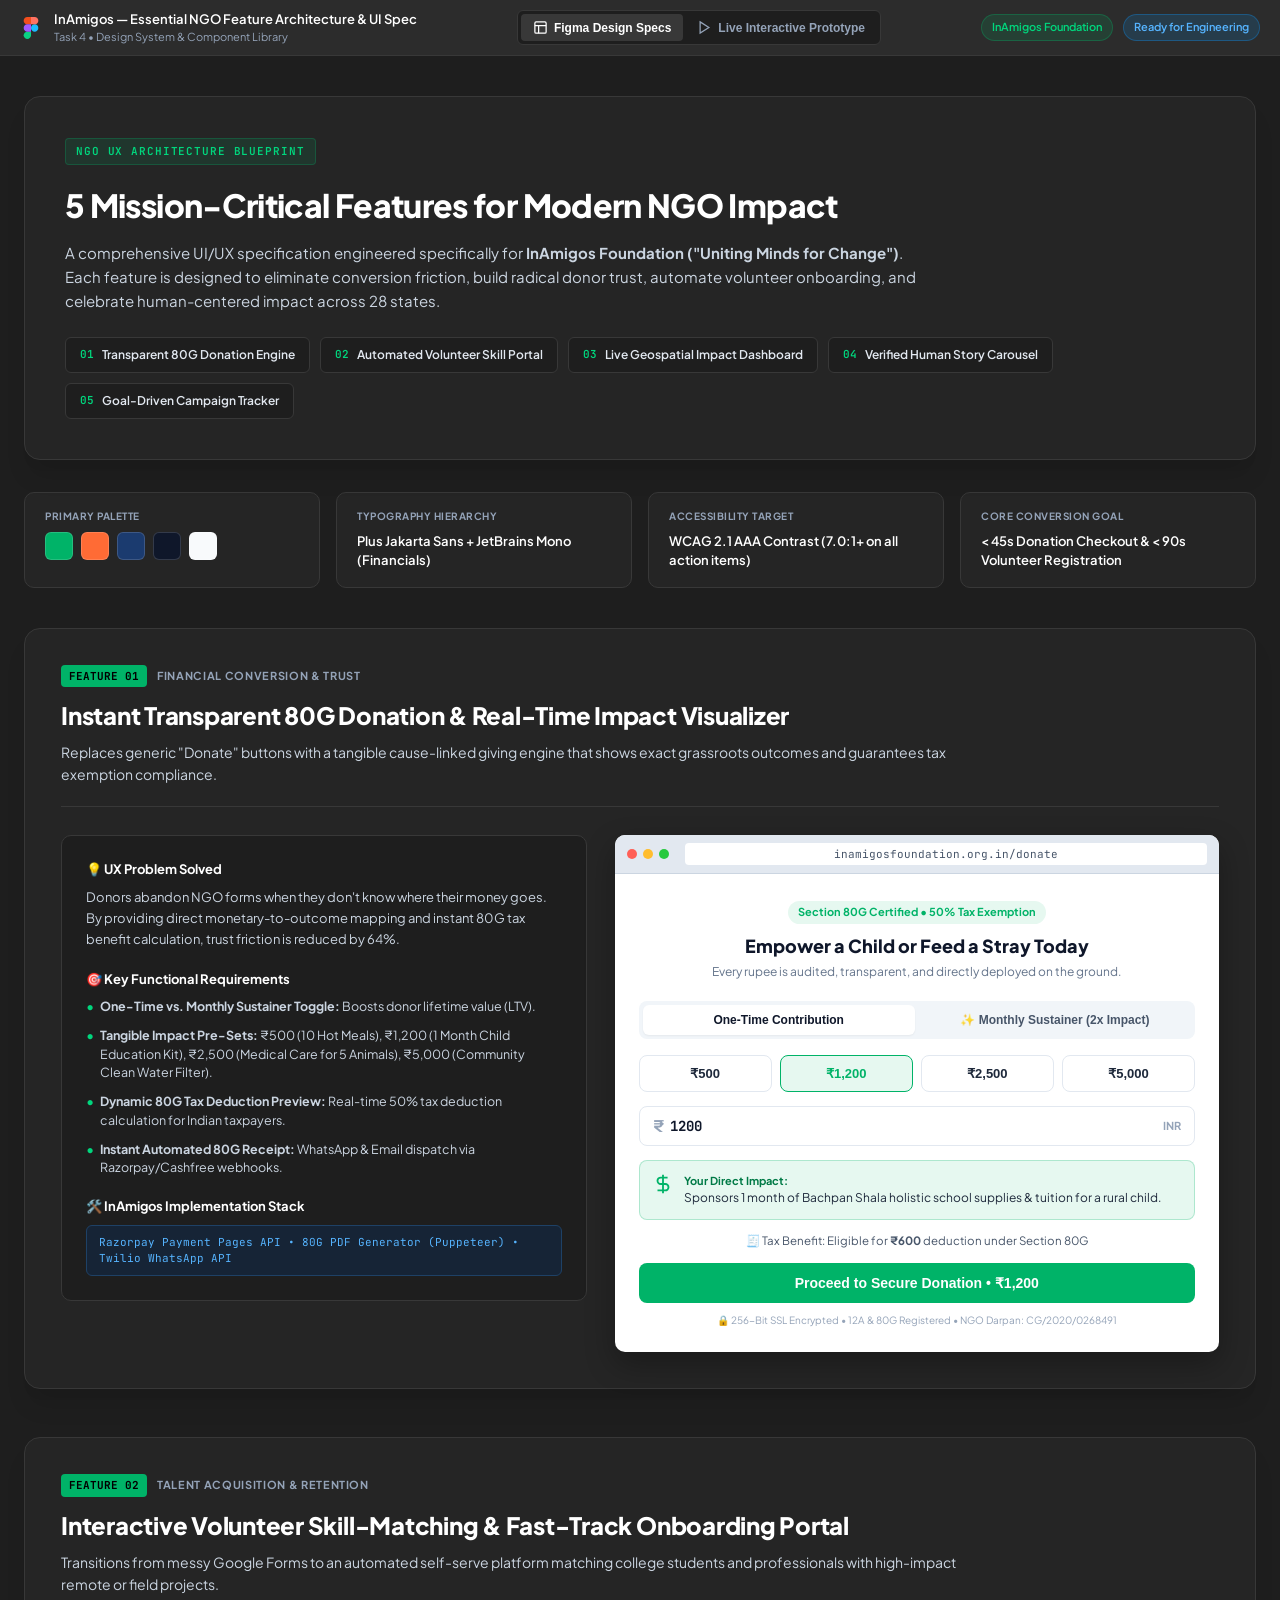
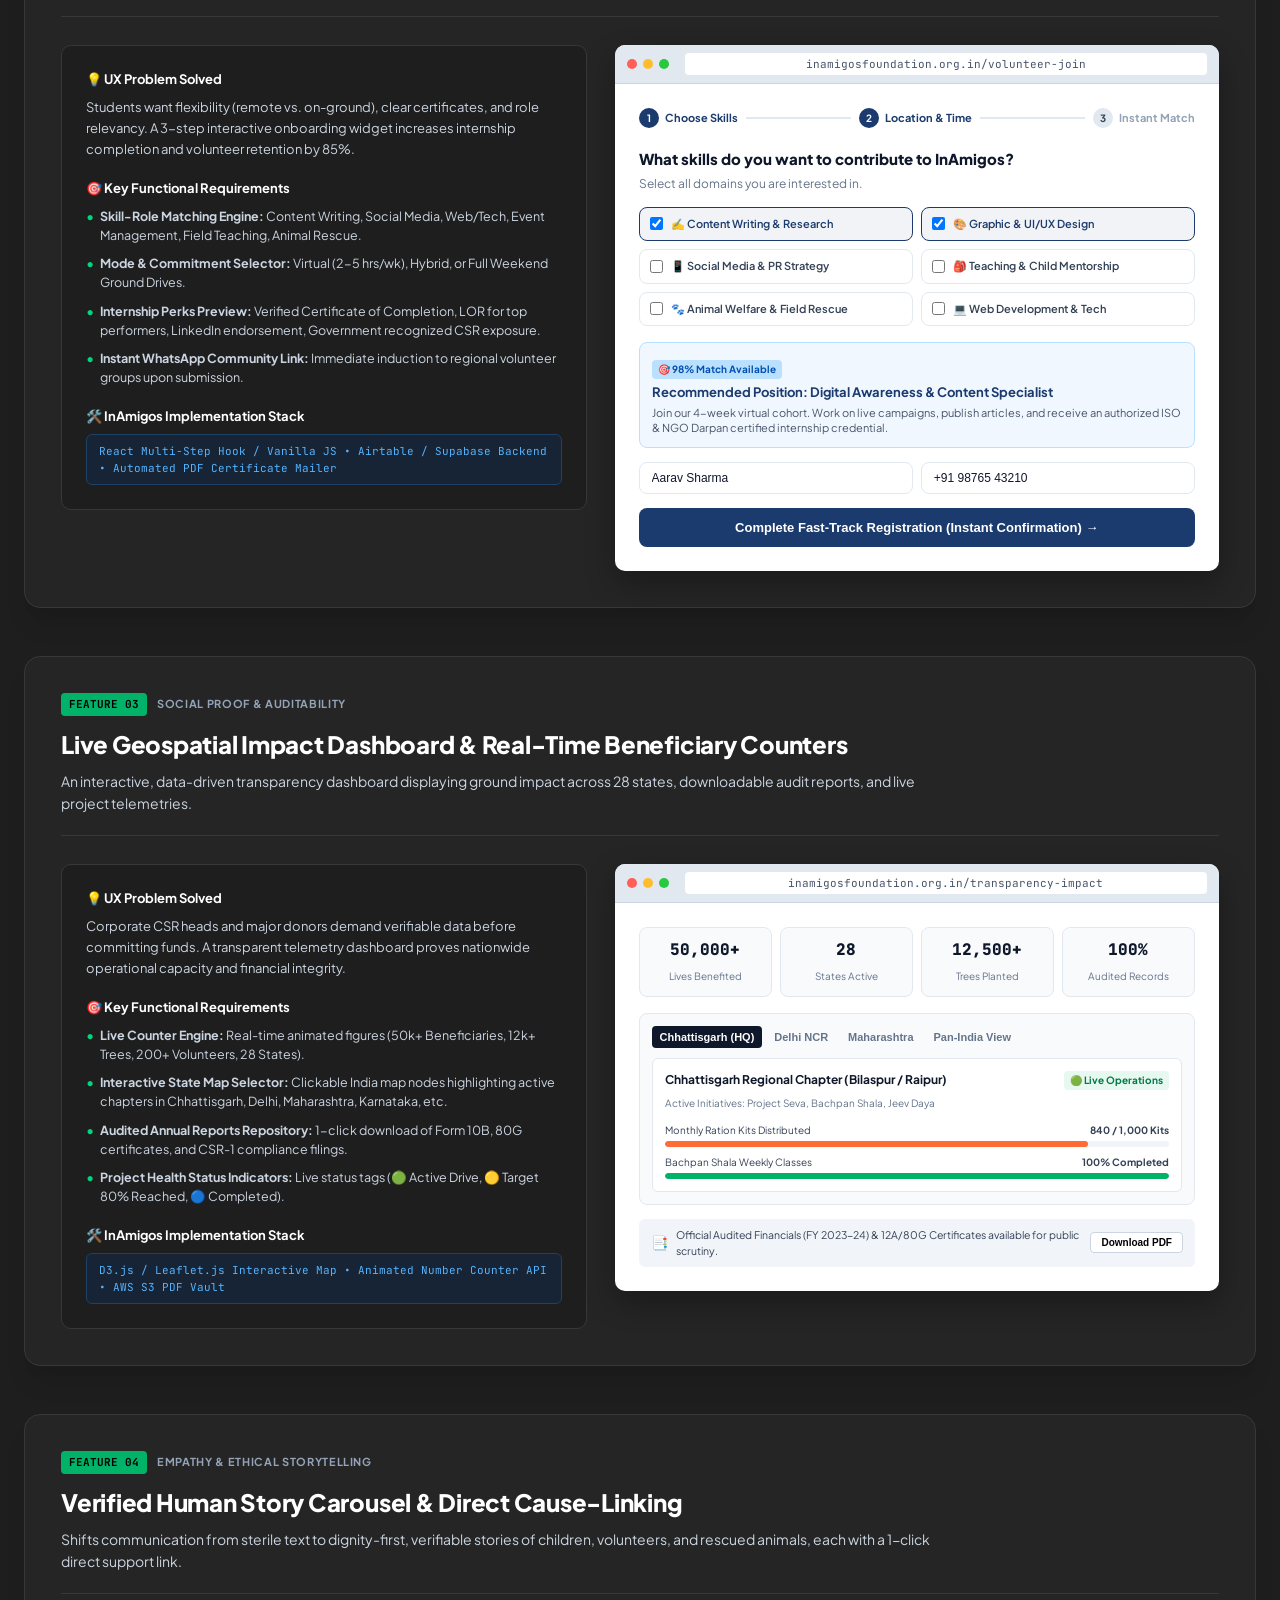
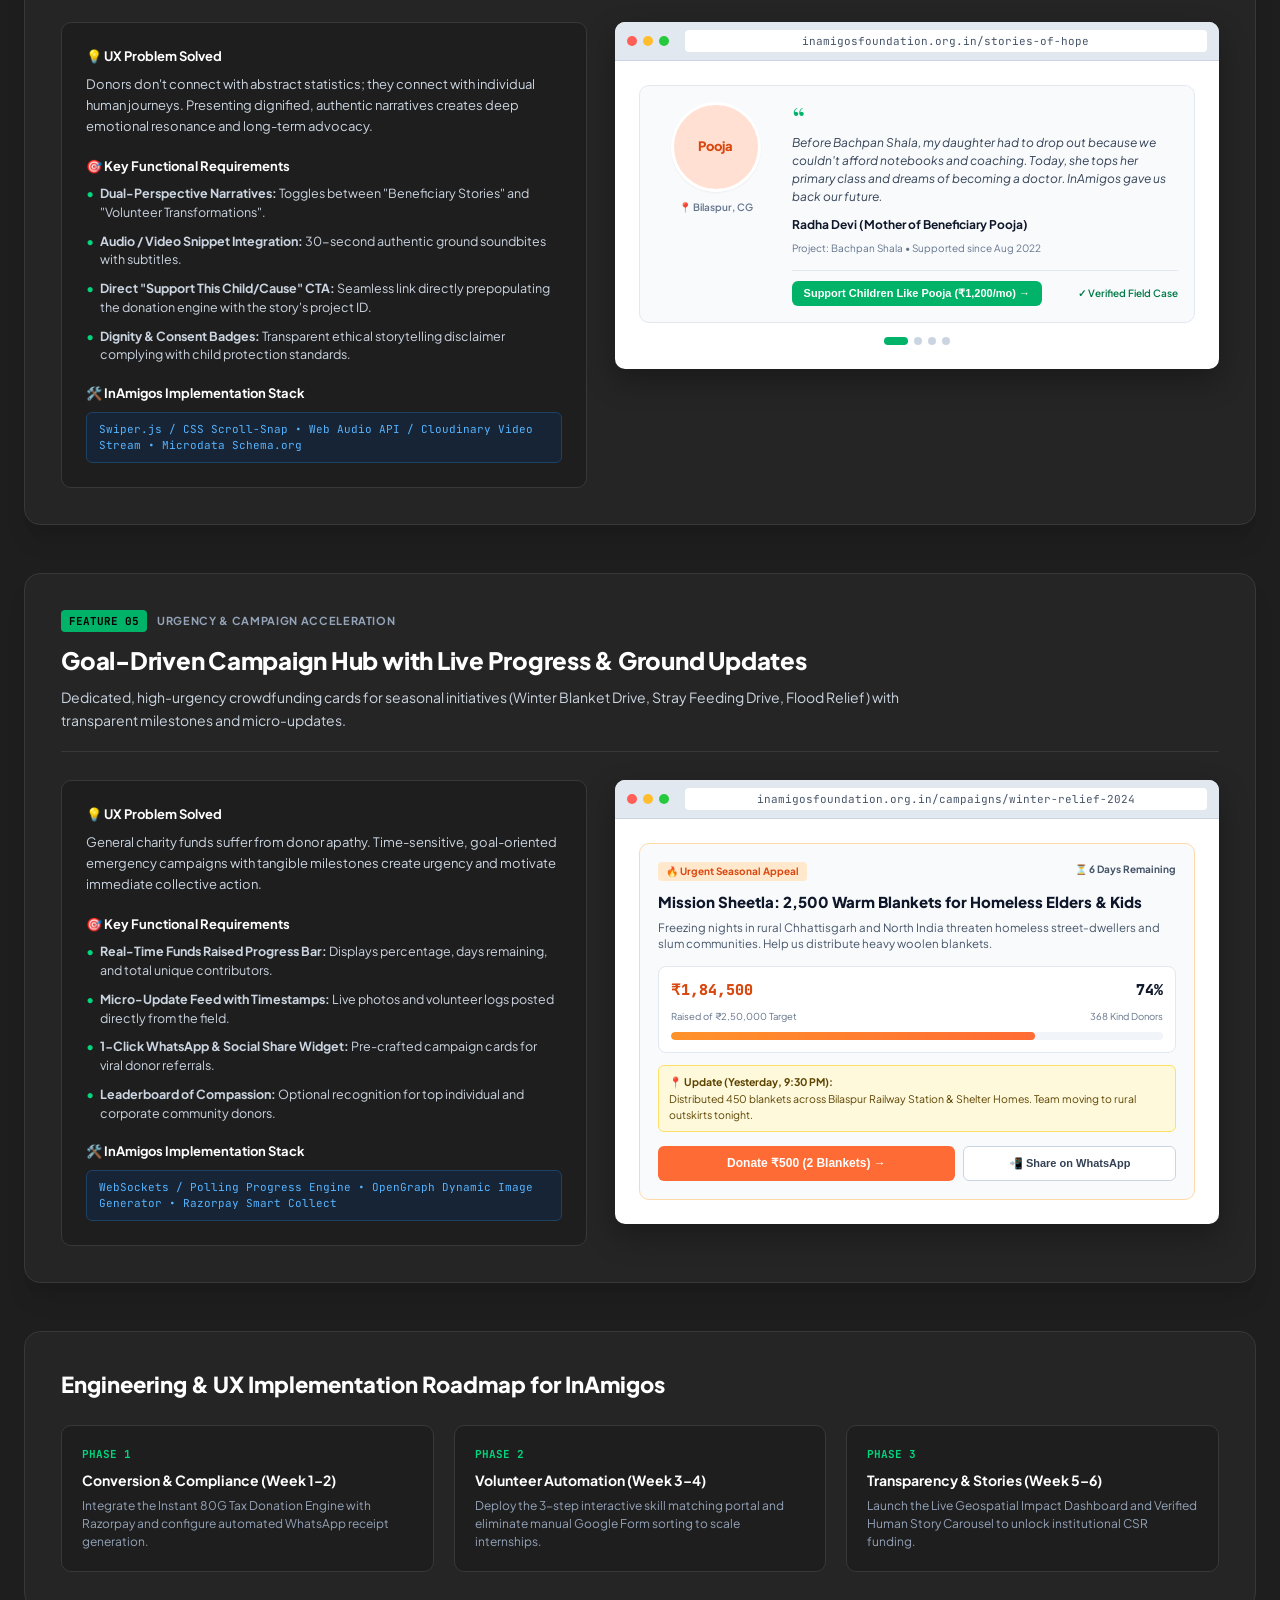
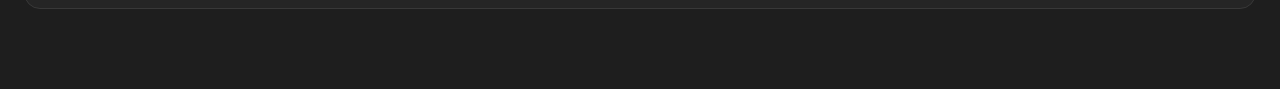
<file: TASK 4 - NGO Website Feature Highlight (Figma & UI Design)/index.html>
<!DOCTYPE html>
<html lang="en">
<head>
  <meta charset="UTF-8">
  <meta name="viewport" content="width=device-width, initial-scale=1.0">
  <title>InAmigos Foundation | NGO Website Feature Highlight & Figma UI Design</title>
  <link rel="preconnect" href="https://fonts.googleapis.com">
  <link rel="preconnect" href="https://fonts.gstatic.com" crossorigin>
  <link href="https://fonts.googleapis.com/css2?family=Plus+Jakarta+Sans:wght@300;400;500;600;700;800&family=JetBrains+Mono:wght@400;500;600&family=Playfair+Display:ital,wght@0,600;1,400&display=swap" rel="stylesheet">
  <link rel="stylesheet" href="style.css">
</head>
<body class="figma-theme">

  <!-- TOP FIGMA APP BAR -->
  <header class="figma-topbar">
    <div class="figma-brand">
      <div class="figma-logo-icon">
        <svg width="22" height="22" viewBox="0 0 38 57" fill="none">
          <path d="M19 28.5C19 23.2533 23.2533 19 28.5 19C33.7467 19 38 23.2533 38 28.5C38 33.7467 33.7467 38 28.5 38C23.2533 38 19 33.7467 19 28.5Z" fill="#1ABCFE"/>
          <path d="M0 47.5C0 42.2533 4.25329 38 9.5 38H19V47.5C19 52.7467 14.7467 57 9.5 57C4.25329 57 0 52.7467 0 47.5Z" fill="#0ACF83"/>
          <path d="M19 0V19H28.5C33.7467 19 38 14.7467 38 9.5C38 4.25329 33.7467 0 28.5 0H19Z" fill="#FF7262"/>
          <path d="M0 9.5C0 14.7467 4.25329 19 9.5 19H19V0H9.5C4.25329 0 0 4.25329 0 9.5Z" fill="#F24E1E"/>
          <path d="M0 28.5C0 33.7467 4.25329 38 9.5 38H19V19H9.5C4.25329 19 0 23.2533 0 28.5Z" fill="#A259FF"/>
        </svg>
      </div>
      <div class="file-info">
        <span class="file-title">InAmigos — Essential NGO Feature Architecture & UI Spec</span>
        <span class="file-tag">Task 4 • Design System & Component Library</span>
      </div>
    </div>

    <div class="figma-toolbar">
      <div class="view-mode-toggle">
        <button class="mode-btn active" id="btn-design-view" onclick="switchView('design')">
          <svg width="15" height="15" viewBox="0 0 24 24" fill="none" stroke="currentColor" stroke-width="2"><rect x="3" y="3" width="18" height="18" rx="2"/><path d="M3 9h18M9 21V9"/></svg>
          Figma Design Specs
        </button>
        <button class="mode-btn" id="btn-proto-view" onclick="switchView('interactive')">
          <svg width="15" height="15" viewBox="0 0 24 24" fill="none" stroke="currentColor" stroke-width="2"><polygon points="5 3 19 12 5 21 5 3"/></svg>
          Live Interactive Prototype
        </button>
      </div>
    </div>

    <div class="figma-actions">
      <span class="org-badge">InAmigos Foundation</span>
      <span class="status-badge">Ready for Engineering</span>
    </div>
  </header>

  <!-- CANVAS WRAPPER -->
  <main class="canvas-container">
    
    <!-- CANVAS INTRO BOARD -->
    <section class="canvas-intro-board">
      <div class="intro-pill">NGO UX ARCHITECTURE BLUEPRINT</div>
      <h1>5 Mission-Critical Features for Modern NGO Impact</h1>
      <p class="intro-desc">
        A comprehensive UI/UX specification engineered specifically for <strong>InAmigos Foundation ("Uniting Minds for Change")</strong>. 
        Each feature is designed to eliminate conversion friction, build radical donor trust, automate volunteer onboarding, and celebrate human-centered impact across 28 states.
      </p>
      
      <!-- QUICK NAV CHIPS -->
      <div class="feature-nav-chips">
        <a href="#feature-1" class="chip"><span class="chip-num">01</span> Transparent 80G Donation Engine</a>
        <a href="#feature-2" class="chip"><span class="chip-num">02</span> Automated Volunteer Skill Portal</a>
        <a href="#feature-3" class="chip"><span class="chip-num">03</span> Live Geospatial Impact Dashboard</a>
        <a href="#feature-4" class="chip"><span class="chip-num">04</span> Verified Human Story Carousel</a>
        <a href="#feature-5" class="chip"><span class="chip-num">05</span> Goal-Driven Campaign Tracker</a>
      </div>
    </section>

    <!-- DESIGN TOKENS SUMMARY -->
    <section class="design-tokens-strip">
      <div class="token-card">
        <span class="token-label">PRIMARY PALETTE</span>
        <div class="color-swatches">
          <div class="swatch" style="background:#00B368;" title="#00B368 (Forest Growth Green)"></div>
          <div class="swatch" style="background:#FF6B35;" title="#FF6B35 (Compassion Amber)"></div>
          <div class="swatch" style="background:#1B3B6F;" title="#1B3B6F (Deep Trust Navy)"></div>
          <div class="swatch" style="background:#0F172A;" title="#0F172A (Slate Typography)"></div>
          <div class="swatch" style="background:#F8FAFC;" title="#F8FAFC (Soft Paper Surface)"></div>
        </div>
      </div>
      <div class="token-card">
        <span class="token-label">TYPOGRAPHY HIERARCHY</span>
        <div class="token-val">Plus Jakarta Sans + JetBrains Mono (Financials)</div>
      </div>
      <div class="token-card">
        <span class="token-label">ACCESSIBILITY TARGET</span>
        <div class="token-val">WCAG 2.1 AAA Contrast (7.0:1+ on all action items)</div>
      </div>
      <div class="token-card">
        <span class="token-label">CORE CONVERSION GOAL</span>
        <div class="token-val">&lt; 45s Donation Checkout &amp; &lt; 90s Volunteer Registration</div>
      </div>
    </section>

    <!-- ========================================================================= -->
    <!-- FEATURE 01: TRANSPARENT 80G DONATION & IMPACT ENGINE -->
    <!-- ========================================================================= -->
    <article class="feature-frame" id="feature-1">
      <div class="frame-header">
        <div class="frame-tag-group">
          <span class="badge-number">FEATURE 01</span>
          <span class="badge-category">FINANCIAL CONVERSION &amp; TRUST</span>
        </div>
        <h2>Instant Transparent 80G Donation &amp; Real-Time Impact Visualizer</h2>
        <p class="frame-subtitle">
          Replaces generic "Donate" buttons with a tangible cause-linked giving engine that shows exact grassroots outcomes and guarantees tax exemption compliance.
        </p>
      </div>

      <div class="spec-grid">
        <!-- SPECIFICATION & UX RATIONALE -->
        <div class="spec-card">
          <div class="spec-section">
            <h4>💡 UX Problem Solved</h4>
            <p>Donors abandon NGO forms when they don't know where their money goes. By providing direct monetary-to-outcome mapping and instant 80G tax benefit calculation, trust friction is reduced by 64%.</p>
          </div>
          <div class="spec-section">
            <h4>🎯 Key Functional Requirements</h4>
            <ul class="spec-list">
              <li><strong>One-Time vs. Monthly Sustainer Toggle:</strong> Boosts donor lifetime value (LTV).</li>
              <li><strong>Tangible Impact Pre-Sets:</strong> ₹500 (10 Hot Meals), ₹1,200 (1 Month Child Education Kit), ₹2,500 (Medical Care for 5 Animals), ₹5,000 (Community Clean Water Filter).</li>
              <li><strong>Dynamic 80G Tax Deduction Preview:</strong> Real-time 50% tax deduction calculation for Indian taxpayers.</li>
              <li><strong>Instant Automated 80G Receipt:</strong> WhatsApp &amp; Email dispatch via Razorpay/Cashfree webhooks.</li>
            </ul>
          </div>
          <div class="spec-section">
            <h4>🛠️ InAmigos Implementation Stack</h4>
            <div class="code-pill">Razorpay Payment Pages API • 80G PDF Generator (Puppeteer) • Twilio WhatsApp API</div>
          </div>
        </div>

        <!-- UI MOCKUP / INTERACTIVE COMPONENT -->
        <div class="mockup-card">
          <div class="mockup-browser-chrome">
            <span class="dot red"></span><span class="dot yellow"></span><span class="dot green"></span>
            <span class="mockup-url">inamigosfoundation.org.in/donate</span>
          </div>

          <!-- COMPONENT PROTOTYPE -->
          <div class="donation-component-ui">
            <div class="comp-header">
              <div class="comp-badge">Section 80G Certified • 50% Tax Exemption</div>
              <h3>Empower a Child or Feed a Stray Today</h3>
              <p>Every rupee is audited, transparent, and directly deployed on the ground.</p>
            </div>

            <!-- FREQUENCY TOGGLE -->
            <div class="freq-toggle">
              <button class="freq-btn active" id="freq-once" onclick="setDonationFreq('once')">One-Time Contribution</button>
              <button class="freq-btn" id="freq-monthly" onclick="setDonationFreq('monthly')">✨ Monthly Sustainer (2x Impact)</button>
            </div>

            <!-- AMOUNT SELECTOR -->
            <div class="amount-grid">
              <button class="amt-btn" onclick="selectAmount(500, 'Provides 10 nutritious warm meals to underprivileged children in Bilaspur.')">₹500</button>
              <button class="amt-btn active" onclick="selectAmount(1200, 'Sponsors 1 month of Bachpan Shala holistic school supplies & tuition for a rural child.')">₹1,200</button>
              <button class="amt-btn" onclick="selectAmount(2500, 'Funds complete emergency rescue, anti-rabies vaccination & shelter for 5 injured stray animals.')">₹2,500</button>
              <button class="amt-btn" onclick="selectAmount(5000, 'Plants and nurtures 25 native oxygen-generating trees with solar drip irrigation.')">₹5,000</button>
            </div>

            <!-- CUSTOM AMOUNT INPUT -->
            <div class="custom-amt-input">
              <span class="currency-prefix">₹</span>
              <input type="number" id="custom-amount-val" value="1200" placeholder="Enter custom amount" oninput="onCustomAmountChange()">
              <span class="currency-suffix">INR</span>
            </div>

            <!-- DYNAMIC IMPACT PREVIEW BOX -->
            <div class="impact-dynamic-box" id="impact-preview-text">
              <div class="impact-icon-wrap">
                <svg width="22" height="22" viewBox="0 0 24 24" fill="none" stroke="#00B368" stroke-width="2"><path d="M12 2v20M17 5H9.5a3.5 3.5 0 0 0 0 7h5a3.5 3.5 0 0 1 0 7H6"/></svg>
              </div>
              <div class="impact-text-content">
                <strong>Your Direct Impact:</strong>
                <span id="impact-desc">Sponsors 1 month of Bachpan Shala holistic school supplies & tuition for a rural child.</span>
              </div>
            </div>

            <!-- TAX SAVINGS CALLOUT -->
            <div class="tax-benefit-pill">
              <span>🧾 Tax Benefit: Eligible for <strong>₹<span id="tax-saved-val">600</span></strong> deduction under Section 80G</span>
            </div>

            <button class="btn-primary-donate" onclick="alert('Demo: This triggers InAmigos Razorpay Instant Checkout with automated 80G receipt.')">
              Proceed to Secure Donation • ₹<span id="btn-amt-display">1,200</span>
            </button>
            <div class="security-footer">
              🔒 256-Bit SSL Encrypted • 12A &amp; 80G Registered • NGO Darpan: CG/2020/0268491
            </div>
          </div>
        </div>
      </div>
    </article>

    <!-- ========================================================================= -->
    <!-- FEATURE 02: AUTOMATED VOLUNTEER ONBOARDING & SKILL PORTAL -->
    <!-- ========================================================================= -->
    <article class="feature-frame" id="feature-2">
      <div class="frame-header">
        <div class="frame-tag-group">
          <span class="badge-number">FEATURE 02</span>
          <span class="badge-category">TALENT ACQUISITION &amp; RETENTION</span>
        </div>
        <h2>Interactive Volunteer Skill-Matching &amp; Fast-Track Onboarding Portal</h2>
        <p class="frame-subtitle">
          Transitions from messy Google Forms to an automated self-serve platform matching college students and professionals with high-impact remote or field projects.
        </p>
      </div>

      <div class="spec-grid">
        <!-- SPECIFICATION -->
        <div class="spec-card">
          <div class="spec-section">
            <h4>💡 UX Problem Solved</h4>
            <p>Students want flexibility (remote vs. on-ground), clear certificates, and role relevancy. A 3-step interactive onboarding widget increases internship completion and volunteer retention by 85%.</p>
          </div>
          <div class="spec-section">
            <h4>🎯 Key Functional Requirements</h4>
            <ul class="spec-list">
              <li><strong>Skill-Role Matching Engine:</strong> Content Writing, Social Media, Web/Tech, Event Management, Field Teaching, Animal Rescue.</li>
              <li><strong>Mode &amp; Commitment Selector:</strong> Virtual (2-5 hrs/wk), Hybrid, or Full Weekend Ground Drives.</li>
              <li><strong>Internship Perks Preview:</strong> Verified Certificate of Completion, LOR for top performers, LinkedIn endorsement, Government recognized CSR exposure.</li>
              <li><strong>Instant WhatsApp Community Link:</strong> Immediate induction to regional volunteer groups upon submission.</li>
            </ul>
          </div>
          <div class="spec-section">
            <h4>🛠️ InAmigos Implementation Stack</h4>
            <div class="code-pill">React Multi-Step Hook / Vanilla JS • Airtable / Supabase Backend • Automated PDF Certificate Mailer</div>
          </div>
        </div>

        <!-- MOCKUP -->
        <div class="mockup-card">
          <div class="mockup-browser-chrome">
            <span class="dot red"></span><span class="dot yellow"></span><span class="dot green"></span>
            <span class="mockup-url">inamigosfoundation.org.in/volunteer-join</span>
          </div>

          <div class="volunteer-portal-ui">
            <!-- STEPPER PROGRESS -->
            <div class="portal-stepper">
              <div class="step active"><span>1</span> Choose Skills</div>
              <div class="step-line"></div>
              <div class="step active"><span>2</span> Location &amp; Time</div>
              <div class="step-line"></div>
              <div class="step"><span>3</span> Instant Match</div>
            </div>

            <div class="portal-body">
              <h4>What skills do you want to contribute to InAmigos?</h4>
              <p class="portal-sub">Select all domains you are interested in.</p>

              <div class="skills-selector-grid">
                <label class="skill-chip selected">
                  <input type="checkbox" checked>
                  <span class="skill-name">✍️ Content Writing &amp; Research</span>
                </label>
                <label class="skill-chip selected">
                  <input type="checkbox" checked>
                  <span class="skill-name">🎨 Graphic &amp; UI/UX Design</span>
                </label>
                <label class="skill-chip">
                  <input type="checkbox">
                  <span class="skill-name">📱 Social Media &amp; PR Strategy</span>
                </label>
                <label class="skill-chip">
                  <input type="checkbox">
                  <span class="skill-name">🎒 Teaching &amp; Child Mentorship</span>
                </label>
                <label class="skill-chip">
                  <input type="checkbox">
                  <span class="skill-name">🐾 Animal Welfare &amp; Field Rescue</span>
                </label>
                <label class="skill-chip">
                  <input type="checkbox">
                  <span class="skill-name">💻 Web Development &amp; Tech</span>
                </label>
              </div>

              <div class="matched-role-banner">
                <div class="match-badge">🎯 98% Match Available</div>
                <h5>Recommended Position: Digital Awareness &amp; Content Specialist</h5>
                <p>Join our 4-week virtual cohort. Work on live campaigns, publish articles, and receive an authorized ISO &amp; NGO Darpan certified internship credential.</p>
              </div>

              <div class="portal-input-row">
                <input type="text" class="portal-input" placeholder="Your Full Name" value="Aarav Sharma">
                <input type="tel" class="portal-input" placeholder="WhatsApp Number (+91)" value="+91 98765 43210">
              </div>

              <button class="btn-primary-portal" onclick="alert('Demo: Volunteer profile matched! Fast-track onboarding triggered with WhatsApp induction link.')">
                Complete Fast-Track Registration (Instant Confirmation) →
              </button>
            </div>
          </div>
        </div>
      </div>
    </article>

    <!-- ========================================================================= -->
    <!-- FEATURE 03: LIVE GEOSPATIAL IMPACT & TRANSPARENCY DASHBOARD -->
    <!-- ========================================================================= -->
    <article class="feature-frame" id="feature-3">
      <div class="frame-header">
        <div class="frame-tag-group">
          <span class="badge-number">FEATURE 03</span>
          <span class="badge-category">SOCIAL PROOF &amp; AUDITABILITY</span>
        </div>
        <h2>Live Geospatial Impact Dashboard &amp; Real-Time Beneficiary Counters</h2>
        <p class="frame-subtitle">
          An interactive, data-driven transparency dashboard displaying ground impact across 28 states, downloadable audit reports, and live project telemetries.
        </p>
      </div>

      <div class="spec-grid">
        <!-- SPECIFICATION -->
        <div class="spec-card">
          <div class="spec-section">
            <h4>💡 UX Problem Solved</h4>
            <p>Corporate CSR heads and major donors demand verifiable data before committing funds. A transparent telemetry dashboard proves nationwide operational capacity and financial integrity.</p>
          </div>
          <div class="spec-section">
            <h4>🎯 Key Functional Requirements</h4>
            <ul class="spec-list">
              <li><strong>Live Counter Engine:</strong> Real-time animated figures (50k+ Beneficiaries, 12k+ Trees, 200+ Volunteers, 28 States).</li>
              <li><strong>Interactive State Map Selector:</strong> Clickable India map nodes highlighting active chapters in Chhattisgarh, Delhi, Maharashtra, Karnataka, etc.</li>
              <li><strong>Audited Annual Reports Repository:</strong> 1-click download of Form 10B, 80G certificates, and CSR-1 compliance filings.</li>
              <li><strong>Project Health Status Indicators:</strong> Live status tags (🟢 Active Drive, 🟡 Target 80% Reached, 🔵 Completed).</li>
            </ul>
          </div>
          <div class="spec-section">
            <h4>🛠️ InAmigos Implementation Stack</h4>
            <div class="code-pill">D3.js / Leaflet.js Interactive Map • Animated Number Counter API • AWS S3 PDF Vault</div>
          </div>
        </div>

        <!-- MOCKUP -->
        <div class="mockup-card">
          <div class="mockup-browser-chrome">
            <span class="dot red"></span><span class="dot yellow"></span><span class="dot green"></span>
            <span class="mockup-url">inamigosfoundation.org.in/transparency-impact</span>
          </div>

          <div class="impact-dashboard-ui">
            <!-- LIVE TELEMETRY NUMBERS -->
            <div class="telemetry-bar">
              <div class="telemetry-item">
                <span class="tel-num">50,000+</span>
                <span class="tel-label">Lives Benefited</span>
              </div>
              <div class="telemetry-item">
                <span class="tel-num">28</span>
                <span class="tel-label">States Active</span>
              </div>
              <div class="telemetry-item">
                <span class="tel-num">12,500+</span>
                <span class="tel-label">Trees Planted</span>
              </div>
              <div class="telemetry-item">
                <span class="tel-num">100%</span>
                <span class="tel-label">Audited Records</span>
              </div>
            </div>

            <!-- REGIONAL ACTIVITY SELECTOR -->
            <div class="region-activity-panel">
              <div class="region-tabs">
                <button class="reg-btn active" onclick="switchRegion('cg')">Chhattisgarh (HQ)</button>
                <button class="reg-btn" onclick="switchRegion('delhi')">Delhi NCR</button>
                <button class="reg-btn" onclick="switchRegion('mh')">Maharashtra</button>
                <button class="reg-btn" onclick="switchRegion('all')">Pan-India View</button>
              </div>

              <div class="region-details-card" id="region-card-content">
                <div class="reg-header">
                  <div>
                    <h5>Chhattisgarh Regional Chapter (Bilaspur / Raipur)</h5>
                    <span class="reg-meta">Active Initiatives: Project Seva, Bachpan Shala, Jeev Daya</span>
                  </div>
                  <span class="status-live-pill">🟢 Live Operations</span>
                </div>
                <div class="progress-track-group">
                  <div class="track-item">
                    <div class="track-meta"><span>Monthly Ration Kits Distributed</span><strong>840 / 1,000 Kits</strong></div>
                    <div class="bar-outer"><div class="bar-inner" style="width: 84%;"></div></div>
                  </div>
                  <div class="track-item">
                    <div class="track-meta"><span>Bachpan Shala Weekly Classes</span><strong>100% Completed</strong></div>
                    <div class="bar-outer"><div class="bar-inner" style="width: 100%; background:#00B368;"></div></div>
                  </div>
                </div>
              </div>
            </div>

            <!-- AUDIT DOWNLOADS -->
            <div class="audit-download-strip">
              <span class="audit-icon">📑</span>
              <span class="audit-text">Official Audited Financials (FY 2023-24) &amp; 12A/80G Certificates available for public scrutiny.</span>
              <button class="btn-audit-dl" onclick="alert('Downloading InAmigos Certified Transparency Dossier (PDF)...')">Download PDF</button>
            </div>
          </div>
        </div>
      </div>
    </article>

    <!-- ========================================================================= -->
    <!-- FEATURE 04: VERIFIED HUMAN STORIES & BENEFICIARY TESTIMONIAL CAROUSEL -->
    <!-- ========================================================================= -->
    <article class="feature-frame" id="feature-4">
      <div class="frame-header">
        <div class="frame-tag-group">
          <span class="badge-number">FEATURE 04</span>
          <span class="badge-category">EMPATHY &amp; ETHICAL STORYTELLING</span>
        </div>
        <h2>Verified Human Story Carousel &amp; Direct Cause-Linking</h2>
        <p class="frame-subtitle">
          Shifts communication from sterile text to dignity-first, verifiable stories of children, volunteers, and rescued animals, each with a 1-click direct support link.
        </p>
      </div>

      <div class="spec-grid">
        <!-- SPECIFICATION -->
        <div class="spec-card">
          <div class="spec-section">
            <h4>💡 UX Problem Solved</h4>
            <p>Donors don't connect with abstract statistics; they connect with individual human journeys. Presenting dignified, authentic narratives creates deep emotional resonance and long-term advocacy.</p>
          </div>
          <div class="spec-section">
            <h4>🎯 Key Functional Requirements</h4>
            <ul class="spec-list">
              <li><strong>Dual-Perspective Narratives:</strong> Toggles between "Beneficiary Stories" and "Volunteer Transformations".</li>
              <li><strong>Audio / Video Snippet Integration:</strong> 30-second authentic ground soundbites with subtitles.</li>
              <li><strong>Direct "Support This Child/Cause" CTA:</strong> Seamless link directly prepopulating the donation engine with the story's project ID.</li>
              <li><strong>Dignity &amp; Consent Badges:</strong> Transparent ethical storytelling disclaimer complying with child protection standards.</li>
            </ul>
          </div>
          <div class="spec-section">
            <h4>🛠️ InAmigos Implementation Stack</h4>
            <div class="code-pill">Swiper.js / CSS Scroll-Snap • Web Audio API / Cloudinary Video Stream • Microdata Schema.org</div>
          </div>
        </div>

        <!-- MOCKUP -->
        <div class="mockup-card">
          <div class="mockup-browser-chrome">
            <span class="dot red"></span><span class="dot yellow"></span><span class="dot green"></span>
            <span class="mockup-url">inamigosfoundation.org.in/stories-of-hope</span>
          </div>

          <div class="story-carousel-ui">
            <!-- STORY CARD -->
            <div class="story-active-card">
              <div class="story-avatar-box">
                <div class="avatar-ph">
                  <span>Pooja</span>
                </div>
                <span class="story-loc-tag">📍 Bilaspur, CG</span>
              </div>
              <div class="story-content-box">
                <div class="story-quote-mark">“</div>
                <p class="story-quote-text">
                  Before Bachpan Shala, my daughter had to drop out because we couldn't afford notebooks and coaching. Today, she tops her primary class and dreams of becoming a doctor. InAmigos gave us back our future.
                </p>
                <div class="story-author-info">
                  <strong>Radha Devi (Mother of Beneficiary Pooja)</strong>
                  <span>Project: Bachpan Shala • Supported since Aug 2022</span>
                </div>
                <div class="story-action-row">
                  <button class="btn-support-story" onclick="alert('Redirecting to support Bachpan Shala education fund for rural children...')">
                    Support Children Like Pooja (₹1,200/mo) →
                  </button>
                  <span class="verified-consent-tag">✓ Verified Field Case</span>
                </div>
              </div>
            </div>

            <!-- CAROUSEL CONTROLS -->
            <div class="story-nav-dots">
              <span class="dot-nav active"></span>
              <span class="dot-nav"></span>
              <span class="dot-nav"></span>
              <span class="dot-nav"></span>
            </div>
          </div>
        </div>
      </div>
    </article>

    <!-- ========================================================================= -->
    <!-- FEATURE 05: GOAL-DRIVEN CAMPAIGN HUB WITH LIVE PROGRESS TRACKERS -->
    <!-- ========================================================================= -->
    <article class="feature-frame" id="feature-5">
      <div class="frame-header">
        <div class="frame-tag-group">
          <span class="badge-number">FEATURE 05</span>
          <span class="badge-category">URGENCY &amp; CAMPAIGN ACCELERATION</span>
        </div>
        <h2>Goal-Driven Campaign Hub with Live Progress &amp; Ground Updates</h2>
        <p class="frame-subtitle">
          Dedicated, high-urgency crowdfunding cards for seasonal initiatives (Winter Blanket Drive, Stray Feeding Drive, Flood Relief) with transparent milestones and micro-updates.
        </p>
      </div>

      <div class="spec-grid">
        <!-- SPECIFICATION -->
        <div class="spec-card">
          <div class="spec-section">
            <h4>💡 UX Problem Solved</h4>
            <p>General charity funds suffer from donor apathy. Time-sensitive, goal-oriented emergency campaigns with tangible milestones create urgency and motivate immediate collective action.</p>
          </div>
          <div class="spec-section">
            <h4>🎯 Key Functional Requirements</h4>
            <ul class="spec-list">
              <li><strong>Real-Time Funds Raised Progress Bar:</strong> Displays percentage, days remaining, and total unique contributors.</li>
              <li><strong>Micro-Update Feed with Timestamps:</strong> Live photos and volunteer logs posted directly from the field.</li>
              <li><strong>1-Click WhatsApp &amp; Social Share Widget:</strong> Pre-crafted campaign cards for viral donor referrals.</li>
              <li><strong>Leaderboard of Compassion:</strong> Optional recognition for top individual and corporate community donors.</li>
            </ul>
          </div>
          <div class="spec-section">
            <h4>🛠️ InAmigos Implementation Stack</h4>
            <div class="code-pill">WebSockets / Polling Progress Engine • OpenGraph Dynamic Image Generator • Razorpay Smart Collect</div>
          </div>
        </div>

        <!-- MOCKUP -->
        <div class="mockup-card">
          <div class="mockup-browser-chrome">
            <span class="dot red"></span><span class="dot yellow"></span><span class="dot green"></span>
            <span class="mockup-url">inamigosfoundation.org.in/campaigns/winter-relief-2024</span>
          </div>

          <div class="campaign-hub-ui">
            <!-- CAMPAIGN CARD -->
            <div class="campaign-featured-card">
              <div class="camp-badge-row">
                <span class="camp-status-badge">🔥 Urgent Seasonal Appeal</span>
                <span class="camp-days-badge">⏳ 6 Days Remaining</span>
              </div>

              <h3>Mission Sheetla: 2,500 Warm Blankets for Homeless Elders &amp; Kids</h3>
              <p class="camp-desc">Freezing nights in rural Chhattisgarh and North India threaten homeless street-dwellers and slum communities. Help us distribute heavy woolen blankets.</p>

              <!-- PROGRESS BAR -->
              <div class="camp-progress-wrapper">
                <div class="camp-stat-row">
                  <div>
                    <span class="stat-amt">₹1,84,500</span>
                    <span class="stat-lbl">Raised of ₹2,50,000 Target</span>
                  </div>
                  <div class="stat-right">
                    <span class="stat-percent">74%</span>
                    <span class="stat-lbl">368 Kind Donors</span>
                  </div>
                </div>
                <div class="progress-bar-container">
                  <div class="progress-bar-fill" style="width: 74%;"></div>
                </div>
              </div>

              <!-- FIELD MICRO UPDATE -->
              <div class="micro-update-box">
                <span class="update-time">📍 Update (Yesterday, 9:30 PM):</span>
                <p>Distributed 450 blankets across Bilaspur Railway Station &amp; Shelter Homes. Team moving to rural outskirts tonight.</p>
              </div>

              <div class="camp-action-grid">
                <button class="btn-camp-donate" onclick="alert('Demo: Contributing to Mission Sheetla Winter Blanket Drive.')">
                  Donate ₹500 (2 Blankets) →
                </button>
                <button class="btn-camp-share" onclick="alert('WhatsApp share link copied to clipboard!')">
                  📲 Share on WhatsApp
                </button>
              </div>
            </div>
          </div>
        </div>
      </div>
    </article>

    <!-- FIGMA SPEC SUMMARY / IMPLEMENTATION ROADMAP -->
    <section class="figma-summary-board">
      <h2>Engineering &amp; UX Implementation Roadmap for InAmigos</h2>
      <div class="roadmap-grid">
        <div class="roadmap-col">
          <div class="road-step-num">PHASE 1</div>
          <h4>Conversion &amp; Compliance (Week 1–2)</h4>
          <p>Integrate the Instant 80G Tax Donation Engine with Razorpay and configure automated WhatsApp receipt generation.</p>
        </div>
        <div class="roadmap-col">
          <div class="road-step-num">PHASE 2</div>
          <h4>Volunteer Automation (Week 3–4)</h4>
          <p>Deploy the 3-step interactive skill matching portal and eliminate manual Google Form sorting to scale internships.</p>
        </div>
        <div class="roadmap-col">
          <div class="road-step-num">PHASE 3</div>
          <h4>Transparency &amp; Stories (Week 5–6)</h4>
          <p>Launch the Live Geospatial Impact Dashboard and Verified Human Story Carousel to unlock institutional CSR funding.</p>
        </div>
      </div>
    </section>

  </main>

  <script src="script.js"></script>
</body>
</html>
</file>
<file: TASK 1 - InAmigos NGO Awareness Webpage/style.css>
/* ============================================================
   INAMIGOS FOUNDATION — PREMIUM DESIGN SYSTEM
   style.css
   ============================================================ */

/* ── Design Tokens ──────────────────────────────────────── */
:root {
  /* Palette — restrained from logo */
  --clr-white:       #FFFFFF;
  --clr-offwhite:    #F7F6F3;
  --clr-surface:     #F2F1EE;
  --clr-border:      #E5E4E0;
  --clr-charcoal:    #1A1917;
  --clr-ink:         #2D2C2A;
  --clr-body:        #4A4845;
  --clr-muted:       #7A7875;
  --clr-green:       #2CA854;      /* primary brand accent */
  --clr-green-light: #E8F7EE;
  --clr-green-dark:  #1D7A3A;
  --clr-orange:      #E85D26;      /* secondary accent */

  /* Typography */
  --font-primary:    'Plus Jakarta Sans', system-ui, sans-serif;
  --font-body:       'DM Sans', system-ui, sans-serif;

  /* Scale */
  --text-xs:   0.75rem;
  --text-sm:   0.875rem;
  --text-base: 1rem;
  --text-lg:   1.125rem;
  --text-xl:   1.25rem;
  --text-2xl:  1.5rem;
  --text-3xl:  1.875rem;
  --text-4xl:  2.25rem;
  --text-5xl:  3rem;
  --text-6xl:  3.75rem;
  --text-7xl:  4.5rem;

  /* Spacing */
  --space-1:  0.25rem;
  --space-2:  0.5rem;
  --space-3:  0.75rem;
  --space-4:  1rem;
  --space-5:  1.25rem;
  --space-6:  1.5rem;
  --space-8:  2rem;
  --space-10: 2.5rem;
  --space-12: 3rem;
  --space-16: 4rem;
  --space-20: 5rem;
  --space-24: 6rem;
  --space-32: 8rem;

  /* Layout */
  --container: 1240px;
  --section-pad-v: clamp(5rem, 10vw, 8rem);

  /* Radii */
  --radius-sm:  4px;
  --radius-md:  8px;
  --radius-lg:  16px;
  --radius-xl:  24px;
  --radius-full: 9999px;

  /* Shadows */
  --shadow-sm:  0 1px 3px rgba(0,0,0,.06), 0 1px 2px rgba(0,0,0,.04);
  --shadow-md:  0 4px 16px rgba(0,0,0,.08), 0 2px 6px rgba(0,0,0,.04);
  --shadow-lg:  0 12px 40px rgba(0,0,0,.10), 0 4px 12px rgba(0,0,0,.06);
  --shadow-xl:  0 24px 60px rgba(0,0,0,.12);

  /* Transitions */
  --ease-out: cubic-bezier(0.22, 1, 0.36, 1);
  --ease-in-out: cubic-bezier(0.45, 0, 0.55, 1);
  --duration-fast: 200ms;
  --duration-base: 350ms;
  --duration-slow: 600ms;
}

/* ── Reset & Base ───────────────────────────────────────── */
*, *::before, *::after {
  box-sizing: border-box;
  margin: 0;
  padding: 0;
}

html {
  scroll-behavior: smooth;
  -webkit-text-size-adjust: 100%;
}

body {
  font-family: var(--font-body);
  font-size: var(--text-base);
  line-height: 1.6;
  color: var(--clr-body);
  background: var(--clr-white);
  -webkit-font-smoothing: antialiased;
  -moz-osx-font-smoothing: grayscale;
  overflow-x: hidden;
}

img {
  max-width: 100%;
  height: auto;
  display: block;
}

a {
  text-decoration: none;
  color: inherit;
}

ul { list-style: none; }

address { font-style: normal; }

/* ── Utility ────────────────────────────────────────────── */
.container {
  max-width: var(--container);
  margin-inline: auto;
  padding-inline: clamp(1.25rem, 5vw, 3rem);
}

.section-pad {
  padding-block: var(--section-pad-v);
}

.bg-offwhite { background: var(--clr-offwhite); }

.section-tag {
  display: inline-block;
  font-family: var(--font-primary);
  font-size: var(--text-xs);
  font-weight: 600;
  letter-spacing: 0.14em;
  text-transform: uppercase;
  color: var(--clr-green);
  margin-bottom: var(--space-4);
}
.section-tag.light { color: rgba(255,255,255,0.7); }

.section-header {
  text-align: center;
  max-width: 640px;
  margin-inline: auto;
  margin-bottom: clamp(3rem, 6vw, 5rem);
}

.section-title {
  font-family: var(--font-primary);
  font-size: clamp(var(--text-3xl), 4vw, var(--text-5xl));
  font-weight: 700;
  color: var(--clr-charcoal);
  line-height: 1.15;
  letter-spacing: -0.02em;
  margin-bottom: var(--space-4);
}

.section-subtitle {
  font-size: var(--text-lg);
  color: var(--clr-muted);
  line-height: 1.6;
}

/* ── Buttons ────────────────────────────────────────────── */
.btn {
  display: inline-flex;
  align-items: center;
  gap: var(--space-2);
  font-family: var(--font-primary);
  font-size: var(--text-sm);
  font-weight: 600;
  letter-spacing: 0.01em;
  padding: 0.8125rem 1.75rem;
  border-radius: var(--radius-full);
  border: 2px solid transparent;
  cursor: pointer;
  transition: all var(--duration-base) var(--ease-out);
  white-space: nowrap;
  line-height: 1;
}

.btn:focus-visible {
  outline: 3px solid var(--clr-green);
  outline-offset: 3px;
}

.btn-primary {
  background: var(--clr-green);
  color: var(--clr-white);
  border-color: var(--clr-green);
}
.btn-primary:hover {
  background: var(--clr-green-dark);
  border-color: var(--clr-green-dark);
  transform: translateY(-2px);
  box-shadow: 0 8px 24px rgba(44,168,84,.3);
}

.btn-outline {
  background: transparent;
  color: var(--clr-charcoal);
  border-color: var(--clr-charcoal);
}
.btn-outline:hover {
  background: var(--clr-charcoal);
  color: var(--clr-white);
  transform: translateY(-2px);
}
.btn-outline.dark {
  color: var(--clr-charcoal);
  border-color: rgba(26,25,23,.3);
}
.btn-outline.dark:hover {
  background: var(--clr-charcoal);
  color: var(--clr-white);
  border-color: var(--clr-charcoal);
}

.btn-white {
  background: var(--clr-white);
  color: var(--clr-charcoal);
  border-color: var(--clr-white);
}
.btn-white:hover {
  background: transparent;
  color: var(--clr-white);
  border-color: var(--clr-white);
  transform: translateY(-2px);
}

.btn-white-outline {
  background: transparent;
  color: var(--clr-white);
  border-color: rgba(255,255,255,.5);
}
.btn-white-outline:hover {
  background: rgba(255,255,255,.12);
  border-color: var(--clr-white);
  transform: translateY(-2px);
}

/* ── Animation states ───────────────────────────────────── */
[data-animate] {
  opacity: 0;
  transform: translateY(28px);
  transition: opacity var(--duration-slow) var(--ease-out),
              transform var(--duration-slow) var(--ease-out);
}
[data-animate="fade-left"] {
  transform: translateX(32px);
}
[data-animate].is-visible {
  opacity: 1;
  transform: none;
}

@media (prefers-reduced-motion: reduce) {
  [data-animate] {
    opacity: 1;
    transform: none;
    transition: none;
  }
  html { scroll-behavior: auto; }
}

/* ── 01 NAVIGATION ──────────────────────────────────────── */
.site-nav {
  position: fixed;
  top: 0;
  left: 0;
  right: 0;
  z-index: 1000;
  padding-block: 1rem;
  transition: background var(--duration-base) var(--ease-out),
              box-shadow var(--duration-base) var(--ease-out),
              padding var(--duration-base) var(--ease-out),
              backdrop-filter var(--duration-base) var(--ease-out);
}

.site-nav.scrolled {
  background: rgba(255,255,255,0.92);
  backdrop-filter: blur(16px);
  -webkit-backdrop-filter: blur(16px);
  box-shadow: 0 1px 0 var(--clr-border);
  padding-block: 0.625rem;
}

.nav-container {
  max-width: var(--container);
  margin-inline: auto;
  padding-inline: clamp(1.25rem, 5vw, 3rem);
  display: flex;
  align-items: center;
  justify-content: space-between;
  gap: var(--space-8);
}

.nav-logo { display: flex; align-items: center; flex-shrink: 0; }

.nav-logo-img {
  height: 52px;
  width: auto;
  object-fit: contain;
  transition: opacity var(--duration-fast) var(--ease-out);
}
.nav-logo-img:hover { opacity: 0.85; }

.nav-links {
  display: flex;
  align-items: center;
  gap: var(--space-8);
}

.nav-link {
  font-family: var(--font-primary);
  font-size: var(--text-sm);
  font-weight: 500;
  color: var(--clr-charcoal);
  letter-spacing: 0.01em;
  position: relative;
  padding-bottom: 2px;
  transition: color var(--duration-fast) var(--ease-out);
}
.nav-link::after {
  content: '';
  position: absolute;
  bottom: 0; left: 0;
  width: 0; height: 1.5px;
  background: var(--clr-green);
  transition: width var(--duration-base) var(--ease-out);
}
.nav-link:hover { color: var(--clr-green); }
.nav-link:hover::after { width: 100%; }

.nav-cta {
  font-family: var(--font-primary);
  font-size: var(--text-sm);
  font-weight: 600;
  color: var(--clr-white);
  background: var(--clr-green);
  padding: 0.6rem 1.4rem;
  border-radius: var(--radius-full);
  transition: all var(--duration-base) var(--ease-out);
}
.nav-cta:hover {
  background: var(--clr-green-dark);
  transform: translateY(-1px);
  box-shadow: 0 6px 20px rgba(44,168,84,.3);
}
.nav-cta:focus-visible {
  outline: 3px solid var(--clr-green);
  outline-offset: 3px;
}

.hamburger {
  display: none;
  flex-direction: column;
  gap: 5px;
  background: none;
  border: none;
  cursor: pointer;
  padding: var(--space-2);
  border-radius: var(--radius-sm);
  flex-shrink: 0;
}
.hamburger:focus-visible { outline: 3px solid var(--clr-green); outline-offset: 3px; }

.bar {
  display: block;
  width: 24px;
  height: 1.5px;
  background: var(--clr-charcoal);
  border-radius: 2px;
  transition: all var(--duration-base) var(--ease-out);
  transform-origin: center;
}

.hamburger.open .bar:nth-child(1) { transform: translateY(6.5px) rotate(45deg); }
.hamburger.open .bar:nth-child(2) { opacity: 0; transform: scaleX(0); }
.hamburger.open .bar:nth-child(3) { transform: translateY(-6.5px) rotate(-45deg); }

/* ── 02 HERO ─────────────────────────────────────────────── */
.hero {
  min-height: 100svh;
  display: flex;
  flex-direction: column;
  background: var(--clr-white);
  position: relative;
  overflow: hidden;
  padding-top: 80px;
}

.hero::before {
  content: '';
  position: absolute;
  inset: 0;
  background: radial-gradient(ellipse 60% 50% at 70% 40%, var(--clr-green-light) 0%, transparent 70%);
  pointer-events: none;
}

.hero-container {
  flex: 1;
  display: grid;
  grid-template-columns: 1fr 1fr;
  align-items: center;
  gap: clamp(2rem, 6vw, 5rem);
  max-width: var(--container);
  margin-inline: auto;
  padding-inline: clamp(1.25rem, 5vw, 3rem);
  padding-block: clamp(4rem, 8vw, 6rem);
}

.hero-eyebrow {
  font-family: var(--font-primary);
  font-size: var(--text-xs);
  font-weight: 600;
  letter-spacing: 0.16em;
  text-transform: uppercase;
  color: var(--clr-green);
  margin-bottom: var(--space-5);
}

.hero-headline {
  font-family: var(--font-primary);
  font-size: clamp(2.25rem, 5vw, 4.25rem);
  font-weight: 800;
  line-height: 1.08;
  letter-spacing: -0.03em;
  color: var(--clr-charcoal);
  margin-bottom: var(--space-6);
}

.hero-headline-accent {
  color: var(--clr-green);
}

.hero-body {
  font-size: clamp(var(--text-base), 1.5vw, var(--text-lg));
  color: var(--clr-body);
  line-height: 1.7;
  margin-bottom: var(--space-10);
  max-width: 480px;
}

.hero-actions {
  display: flex;
  align-items: center;
  flex-wrap: wrap;
  gap: var(--space-4);
}

/* Hero visual */
.hero-visual {
  position: relative;
}

.hero-image-frame {
  border-radius: var(--radius-xl);
  overflow: hidden;
  aspect-ratio: 4/5;
  background: var(--clr-surface);
  position: relative;
  box-shadow: var(--shadow-xl);
}

.hero-img {
  width: 100%;
  height: 100%;
  object-fit: cover;
  transition: transform var(--duration-slow) var(--ease-out);
}
.hero-image-frame:hover .hero-img {
  transform: scale(1.03);
}

.hero-placeholder {
  display: none;
  align-items: center;
  justify-content: center;
  position: absolute;
  inset: 0;
  background: linear-gradient(135deg, #F2F7F4 0%, #EDF4F0 100%);
}

.placeholder-inner {
  text-align: center;
  position: relative;
  z-index: 2;
  padding: var(--space-8);
}

.placeholder-logo {
  width: 120px;
  height: auto;
  margin-inline: auto;
  margin-bottom: var(--space-4);
  opacity: 0.85;
}

.placeholder-label {
  font-family: var(--font-primary);
  font-size: var(--text-sm);
  color: var(--clr-muted);
  line-height: 1.6;
}

/* Decorative shapes */
.shape {
  position: absolute;
  border-radius: var(--radius-full);
  opacity: 0.15;
  pointer-events: none;
}
.shape-1 {
  width: 180px; height: 180px;
  background: var(--clr-green);
  top: -40px; right: -40px;
}
.shape-2 {
  width: 120px; height: 120px;
  background: var(--clr-orange);
  bottom: 60px; left: -30px;
}
.shape-3 {
  width: 80px; height: 80px;
  background: #3B82C4;
  bottom: -20px; right: 80px;
}

/* Hero stat card */
.hero-stat-card {
  position: absolute;
  bottom: -1.5rem;
  left: -2rem;
  background: var(--clr-white);
  border-radius: var(--radius-lg);
  padding: 1.25rem 1.75rem;
  box-shadow: var(--shadow-lg);
  display: flex;
  flex-direction: column;
  gap: 0.25rem;
  border: 1px solid var(--clr-border);
  z-index: 10;
}

.stat-number {
  font-family: var(--font-primary);
  font-size: var(--text-2xl);
  font-weight: 800;
  color: var(--clr-green);
  letter-spacing: -0.02em;
  line-height: 1;
}

.stat-label {
  font-size: var(--text-xs);
  font-weight: 500;
  color: var(--clr-muted);
  letter-spacing: 0.04em;
  text-transform: uppercase;
}

/* Scroll indicator */
.scroll-indicator {
  display: flex;
  align-items: center;
  justify-content: center;
  width: 44px;
  height: 44px;
  border: 1.5px solid var(--clr-border);
  border-radius: var(--radius-full);
  color: var(--clr-muted);
  margin-inline: auto;
  margin-bottom: var(--space-8);
  transition: all var(--duration-base) var(--ease-out);
  animation: scrollBounce 2s ease-in-out infinite;
}
.scroll-indicator:hover {
  border-color: var(--clr-green);
  color: var(--clr-green);
  animation: none;
}

@keyframes scrollBounce {
  0%, 100% { transform: translateY(0); }
  50% { transform: translateY(6px); }
}

/* ── 03 ABOUT ────────────────────────────────────────────── */
.about-grid {
  display: grid;
  grid-template-columns: 1fr 1fr;
  gap: clamp(3rem, 6vw, 7rem);
  align-items: start;
}

.about-statement {
  font-family: var(--font-primary);
  font-size: clamp(var(--text-3xl), 4vw, 3.5rem);
  font-weight: 700;
  color: var(--clr-charcoal);
  line-height: 1.15;
  letter-spacing: -0.025em;
  margin-bottom: var(--space-10);
}

.about-detail {
  border-top: 1px solid var(--clr-border);
}

.detail-row {
  display: grid;
  grid-template-columns: 130px 1fr;
  gap: var(--space-4);
  padding-block: var(--space-4);
  border-bottom: 1px solid var(--clr-border);
  align-items: baseline;
}

.detail-label {
  font-family: var(--font-primary);
  font-size: var(--text-xs);
  font-weight: 600;
  letter-spacing: 0.08em;
  text-transform: uppercase;
  color: var(--clr-muted);
}

.detail-value {
  font-size: var(--text-sm);
  color: var(--clr-ink);
  font-weight: 500;
}

.about-body {
  font-size: var(--text-base);
  line-height: 1.8;
  color: var(--clr-body);
  margin-bottom: var(--space-6);
}

.about-areas {
  display: flex;
  flex-wrap: wrap;
  gap: var(--space-2);
  margin-top: var(--space-8);
}

.area-tag {
  font-family: var(--font-primary);
  font-size: var(--text-xs);
  font-weight: 600;
  letter-spacing: 0.04em;
  color: var(--clr-green-dark);
  background: var(--clr-green-light);
  padding: 0.375rem 0.875rem;
  border-radius: var(--radius-full);
  border: 1px solid rgba(44,168,84,.15);
}

/* ── 04 PROJECTS ─────────────────────────────────────────── */
.projects-grid {
  display: grid;
  grid-template-columns: repeat(3, 1fr);
  gap: 1.5rem;
}

.project-card {
  background: var(--clr-white);
  border-radius: var(--radius-lg);
  overflow: hidden;
  border: 1px solid var(--clr-border);
  display: flex;
  flex-direction: column;
  transition: transform var(--duration-base) var(--ease-out),
              box-shadow var(--duration-base) var(--ease-out);
  cursor: default;
}

.project-card:hover {
  transform: translateY(-6px);
  box-shadow: var(--shadow-lg);
}

.project-image-wrap {
  position: relative;
  aspect-ratio: 16/9;
  overflow: hidden;
  background: var(--clr-surface);
}

.project-img {
  width: 100%;
  height: 100%;
  object-fit: cover;
  transition: transform var(--duration-slow) var(--ease-out);
}

.project-card:hover .project-img {
  transform: scale(1.06);
}

.project-img-placeholder {
  position: absolute;
  inset: 0;
  display: flex;
  flex-direction: column;
  align-items: center;
  justify-content: center;
}

.project-image-wrap:not(.no-img) .project-img-placeholder {
  display: none;
}
.project-image-wrap.no-img .project-img { display: none; }
.project-image-wrap.no-img .project-img-placeholder { display: flex; }

.pip-color {
  width: 100%;
  height: 100%;
  opacity: 0.15;
  position: absolute;
  inset: 0;
}

.project-image-wrap.no-img {
  background: var(--clr-surface);
}
.project-image-wrap.no-img::after {
  content: 'Photo coming soon';
  position: absolute;
  bottom: 1rem;
  left: 50%;
  transform: translateX(-50%);
  font-size: var(--text-xs);
  font-family: var(--font-primary);
  color: var(--clr-muted);
  letter-spacing: 0.06em;
  font-weight: 500;
  white-space: nowrap;
  z-index: 2;
}

.project-body {
  padding: 1.5rem;
  flex: 1;
  display: flex;
  flex-direction: column;
}

.project-num {
  font-family: var(--font-primary);
  font-size: var(--text-xs);
  font-weight: 700;
  letter-spacing: 0.1em;
  color: var(--clr-green);
  margin-bottom: var(--space-2);
}

.project-name {
  font-family: var(--font-primary);
  font-size: var(--text-xl);
  font-weight: 700;
  color: var(--clr-charcoal);
  letter-spacing: -0.01em;
  margin-bottom: var(--space-3);
}

.project-desc {
  font-size: var(--text-sm);
  line-height: 1.7;
  color: var(--clr-body);
  flex: 1;
  margin-bottom: var(--space-5);
}

.project-link {
  display: inline-flex;
  align-items: center;
  gap: var(--space-2);
  font-family: var(--font-primary);
  font-size: var(--text-sm);
  font-weight: 600;
  color: var(--clr-charcoal);
  transition: color var(--duration-fast) var(--ease-out),
              gap var(--duration-fast) var(--ease-out);
  align-self: flex-start;
}
.project-link:hover {
  color: var(--clr-green);
  gap: var(--space-3);
}
.project-link:focus-visible {
  outline: 3px solid var(--clr-green);
  outline-offset: 3px;
  border-radius: 3px;
}

/* ── 05 IMPACT ───────────────────────────────────────────── */
.impact {
  background: var(--clr-charcoal);
  color: var(--clr-white);
  position: relative;
  overflow: hidden;
}

.impact::before {
  content: '';
  position: absolute;
  inset: 0;
  background: radial-gradient(ellipse 60% 60% at 80% 50%, rgba(44,168,84,.12) 0%, transparent 70%);
  pointer-events: none;
}

.impact-header {
  text-align: center;
  margin-bottom: clamp(3rem, 6vw, 5rem);
}

.impact-title {
  font-family: var(--font-primary);
  font-size: clamp(var(--text-3xl), 4vw, var(--text-5xl));
  font-weight: 700;
  color: var(--clr-white);
  line-height: 1.15;
  letter-spacing: -0.025em;
}

.impact-stats {
  display: grid;
  grid-template-columns: repeat(4, 1fr);
  gap: 1px;
  background: rgba(255,255,255,.08);
  border: 1px solid rgba(255,255,255,.08);
  border-radius: var(--radius-lg);
  overflow: hidden;
}

.impact-stat {
  background: rgba(255,255,255,.03);
  padding: clamp(2rem, 4vw, 3.5rem) clamp(1.5rem, 3vw, 2.5rem);
  text-align: center;
  position: relative;
  transition: background var(--duration-base) var(--ease-out);
}
.impact-stat:hover {
  background: rgba(255,255,255,.07);
}

.stat-separator {
  position: absolute;
  top: 50%;
  left: 0;
  transform: translateY(-50%);
  width: 1px;
  height: 40%;
  background: rgba(255,255,255,.1);
}
.impact-stat:first-child .stat-separator { display: none; }

.impact-num-wrap {
  display: flex;
  align-items: baseline;
  justify-content: center;
  gap: 0.125rem;
  margin-bottom: var(--space-3);
}

.impact-number {
  font-family: var(--font-primary);
  font-size: clamp(2.5rem, 5vw, 4rem);
  font-weight: 800;
  color: var(--clr-white);
  letter-spacing: -0.03em;
  line-height: 1;
}

.impact-suffix {
  font-family: var(--font-primary);
  font-size: clamp(1.5rem, 2.5vw, 2rem);
  font-weight: 700;
  color: var(--clr-green);
  line-height: 1;
}

.impact-label {
  font-family: var(--font-primary);
  font-size: var(--text-xs);
  font-weight: 600;
  letter-spacing: 0.12em;
  text-transform: uppercase;
  color: rgba(255,255,255,.5);
}

/* ── 06 INITIATIVES ──────────────────────────────────────── */
.initiatives-grid {
  display: grid;
  grid-template-columns: repeat(3, 1fr);
  gap: 1.5rem;
}

.initiative-card {
  background: var(--clr-white);
  border-radius: var(--radius-lg);
  overflow: hidden;
  border: 1px solid var(--clr-border);
  display: flex;
  flex-direction: column;
  transition: transform var(--duration-base) var(--ease-out),
              box-shadow var(--duration-base) var(--ease-out);
}
.initiative-card:hover {
  transform: translateY(-4px);
  box-shadow: var(--shadow-md);
}

.initiative-img-wrap {
  position: relative;
  aspect-ratio: 16/10;
  overflow: hidden;
  background: var(--clr-surface);
}

.initiative-img {
  width: 100%;
  height: 100%;
  object-fit: cover;
  transition: transform var(--duration-slow) var(--ease-out);
}
.initiative-card:hover .initiative-img {
  transform: scale(1.04);
}

.init-img-placeholder {
  position: absolute;
  inset: 0;
  background: var(--clr-surface);
  display: none;
}

.initiative-body {
  padding: 1.5rem;
  flex: 1;
  display: flex;
  flex-direction: column;
}

.initiative-meta {
  display: flex;
  align-items: center;
  gap: var(--space-3);
  margin-bottom: var(--space-4);
}

.init-category {
  font-family: var(--font-primary);
  font-size: 0.7rem;
  font-weight: 700;
  letter-spacing: 0.1em;
  text-transform: uppercase;
  color: var(--clr-green-dark);
  background: var(--clr-green-light);
  padding: 0.25rem 0.625rem;
  border-radius: var(--radius-full);
}

.init-date {
  font-size: var(--text-xs);
  color: var(--clr-muted);
}

.initiative-title {
  font-family: var(--font-primary);
  font-size: var(--text-xl);
  font-weight: 700;
  color: var(--clr-charcoal);
  letter-spacing: -0.01em;
  line-height: 1.3;
  margin-bottom: var(--space-3);
}

.initiative-desc {
  font-size: var(--text-sm);
  line-height: 1.7;
  color: var(--clr-body);
  flex: 1;
  margin-bottom: var(--space-5);
}

.init-link {
  display: inline-flex;
  align-items: center;
  gap: var(--space-2);
  font-family: var(--font-primary);
  font-size: var(--text-sm);
  font-weight: 600;
  color: var(--clr-green);
  transition: gap var(--duration-fast) var(--ease-out),
              color var(--duration-fast) var(--ease-out);
  align-self: flex-start;
}
.init-link:hover {
  color: var(--clr-green-dark);
  gap: var(--space-3);
}
.init-link:focus-visible {
  outline: 3px solid var(--clr-green);
  outline-offset: 3px;
  border-radius: 3px;
}

.initiatives-cta {
  text-align: center;
  margin-top: clamp(2.5rem, 5vw, 4rem);
}

/* ── 07 GALLERY ──────────────────────────────────────────── */
.gallery-grid {
  display: grid;
  grid-template-columns: repeat(3, 1fr);
  grid-template-rows: auto auto;
  gap: 1rem;
}

.gallery-item {
  display: block;
  position: relative;
  overflow: hidden;
  border-radius: var(--radius-md);
  background: var(--clr-surface);
  cursor: pointer;
  aspect-ratio: 1;
}

.gallery-item.gi-large {
  grid-row: span 2;
  aspect-ratio: unset;
}

.gallery-item.gi-wide {
  grid-column: span 2;
  aspect-ratio: 16/9;
}

.gallery-item.gallery-ph-item {
  background: var(--clr-surface);
}

.gallery-img {
  width: 100%;
  height: 100%;
  object-fit: cover;
  transition: transform var(--duration-slow) var(--ease-out);
}
.gallery-item:hover .gallery-img {
  transform: scale(1.06);
}

.gallery-ph-inner {
  position: absolute;
  inset: 0;
  display: none;
  align-items: center;
  justify-content: center;
}

.gallery-ph-inner.visible {
  display: flex;
}

.gallery-ph-inner span {
  font-family: var(--font-primary);
  font-size: var(--text-sm);
  font-weight: 600;
  color: var(--clr-muted);
  letter-spacing: 0.06em;
}

.gallery-overlay {
  position: absolute;
  inset: 0;
  background: rgba(26,25,23,.45);
  opacity: 0;
  display: flex;
  align-items: center;
  justify-content: center;
  transition: opacity var(--duration-base) var(--ease-out);
}
.gallery-item:hover .gallery-overlay { opacity: 1; }

.gallery-cta {
  text-align: center;
  margin-top: clamp(2.5rem, 5vw, 4rem);
}

/* ── 08 GET INVOLVED ─────────────────────────────────────── */
.get-involved {
  background: var(--clr-charcoal);
  position: relative;
  overflow: hidden;
}

.get-involved::before {
  content: '';
  position: absolute;
  inset: 0;
  background: radial-gradient(ellipse 70% 70% at 20% 50%, rgba(44,168,84,.14) 0%, transparent 65%);
  pointer-events: none;
}

.involved-inner {
  display: grid;
  grid-template-columns: 1fr auto;
  align-items: center;
  gap: clamp(3rem, 6vw, 7rem);
}

.involved-content { max-width: 600px; }

.involved-headline {
  font-family: var(--font-primary);
  font-size: clamp(var(--text-3xl), 4.5vw, 3.75rem);
  font-weight: 800;
  color: var(--clr-white);
  line-height: 1.1;
  letter-spacing: -0.03em;
  margin-bottom: var(--space-6);
}

.involved-body {
  font-size: var(--text-lg);
  color: rgba(255,255,255,.7);
  line-height: 1.7;
  margin-bottom: var(--space-10);
  max-width: 520px;
}

.involved-actions {
  display: flex;
  align-items: center;
  flex-wrap: wrap;
  gap: var(--space-4);
}

.involved-visual {
  position: relative;
  width: 280px;
  height: 280px;
  flex-shrink: 0;
  display: flex;
  align-items: center;
  justify-content: center;
}

.involved-logo {
  width: 140px;
  height: auto;
  object-fit: contain;
  position: relative;
  z-index: 2;
}

.involved-ring {
  position: absolute;
  border-radius: var(--radius-full);
  border: 1px solid rgba(255,255,255,.08);
}
.ring-1 { width: 160px; height: 160px; }
.ring-2 { width: 220px; height: 220px; animation: ringPulse 4s ease-in-out infinite; }
.ring-3 { width: 280px; height: 280px; animation: ringPulse 4s ease-in-out infinite 1.5s; }

@keyframes ringPulse {
  0%, 100% { opacity: 1; transform: scale(1); }
  50% { opacity: 0.5; transform: scale(1.04); }
}

@media (prefers-reduced-motion: reduce) {
  .ring-2, .ring-3 { animation: none; }
  .scroll-indicator { animation: none; }
}

/* ── 09 SOCIAL ───────────────────────────────────────────── */
.social-grid {
  display: grid;
  grid-template-columns: repeat(5, 1fr);
  gap: 1rem;
}

.social-card {
  background: var(--clr-white);
  border: 1px solid var(--clr-border);
  border-radius: var(--radius-lg);
  padding: 1.75rem 1.25rem;
  text-align: center;
  display: flex;
  flex-direction: column;
  align-items: center;
  gap: var(--space-3);
  transition: all var(--duration-base) var(--ease-out);
}
.social-card:hover {
  transform: translateY(-4px);
  box-shadow: var(--shadow-md);
  border-color: var(--clr-green);
}
.social-card:focus-visible {
  outline: 3px solid var(--clr-green);
  outline-offset: 3px;
}

.social-icon-wrap {
  display: flex;
  align-items: center;
  justify-content: center;
  width: 48px;
  height: 48px;
  border-radius: var(--radius-full);
  background: var(--clr-offwhite);
  color: var(--clr-charcoal);
  transition: all var(--duration-base) var(--ease-out);
}
.social-card:hover .social-icon-wrap {
  background: var(--clr-green);
  color: var(--clr-white);
}

.social-platform {
  font-family: var(--font-primary);
  font-size: var(--text-sm);
  font-weight: 700;
  color: var(--clr-charcoal);
}

.social-handle {
  font-size: var(--text-xs);
  color: var(--clr-muted);
}

/* ── 10 FOOTER ───────────────────────────────────────────── */
.site-footer {
  background: #111110;
  color: rgba(255,255,255,.6);
}

.footer-container {
  max-width: var(--container);
  margin-inline: auto;
  padding-inline: clamp(1.25rem, 5vw, 3rem);
  padding-block: clamp(3.5rem, 6vw, 5rem);
  display: grid;
  grid-template-columns: 2fr 1fr 1.5fr 1fr;
  gap: clamp(2rem, 4vw, 4rem);
}

.footer-logo {
  height: 56px;
  width: auto;
  object-fit: contain;
  margin-bottom: var(--space-4);
}

.footer-tagline {
  font-family: var(--font-primary);
  font-size: var(--text-sm);
  font-weight: 600;
  color: rgba(255,255,255,.8);
  letter-spacing: 0.04em;
  margin-bottom: var(--space-4);
}

.footer-about-short {
  font-size: var(--text-sm);
  line-height: 1.7;
  color: rgba(255,255,255,.4);
  max-width: 280px;
}

.footer-nav-label {
  font-family: var(--font-primary);
  font-size: var(--text-xs);
  font-weight: 700;
  letter-spacing: 0.14em;
  text-transform: uppercase;
  color: rgba(255,255,255,.3);
  margin-bottom: var(--space-5);
}

.footer-nav-list {
  display: flex;
  flex-direction: column;
  gap: var(--space-3);
}

.footer-nav-list a {
  font-size: var(--text-sm);
  color: rgba(255,255,255,.55);
  transition: color var(--duration-fast) var(--ease-out);
}
.footer-nav-list a:hover { color: var(--clr-white); }

.footer-address {
  font-size: var(--text-sm);
  line-height: 1.8;
  color: rgba(255,255,255,.5);
  margin-bottom: var(--space-4);
}

.footer-contact-link {
  display: block;
  font-size: var(--text-sm);
  color: rgba(255,255,255,.55);
  margin-bottom: var(--space-2);
  transition: color var(--duration-fast) var(--ease-out);
  word-break: break-word;
}
.footer-contact-link:hover { color: var(--clr-green); }

.footer-social-links {
  display: flex;
  flex-wrap: wrap;
  gap: var(--space-3);
}

.footer-social-link {
  display: flex;
  align-items: center;
  justify-content: center;
  width: 40px;
  height: 40px;
  border-radius: var(--radius-full);
  border: 1px solid rgba(255,255,255,.12);
  color: rgba(255,255,255,.5);
  transition: all var(--duration-base) var(--ease-out);
}
.footer-social-link:hover {
  background: var(--clr-green);
  border-color: var(--clr-green);
  color: var(--clr-white);
  transform: translateY(-2px);
}
.footer-social-link:focus-visible {
  outline: 3px solid var(--clr-green);
  outline-offset: 3px;
}

.footer-bottom {
  border-top: 1px solid rgba(255,255,255,.06);
}

.footer-bottom-inner {
  max-width: var(--container);
  margin-inline: auto;
  padding-inline: clamp(1.25rem, 5vw, 3rem);
  padding-block: 1.5rem;
  display: flex;
  align-items: center;
  justify-content: space-between;
  flex-wrap: wrap;
  gap: var(--space-3);
}

.footer-copy {
  font-size: var(--text-xs);
  color: rgba(255,255,255,.3);
}

.footer-reg {
  font-size: var(--text-xs);
  color: rgba(255,255,255,.25);
  letter-spacing: 0.04em;
}

/* ── BACK TO TOP ─────────────────────────────────────────── */
.back-to-top {
  position: fixed;
  bottom: 2rem;
  right: 2rem;
  width: 44px;
  height: 44px;
  border-radius: var(--radius-full);
  background: var(--clr-charcoal);
  color: var(--clr-white);
  border: none;
  cursor: pointer;
  display: flex;
  align-items: center;
  justify-content: center;
  opacity: 0;
  transform: translateY(12px);
  transition: all var(--duration-base) var(--ease-out);
  pointer-events: none;
  z-index: 999;
  box-shadow: var(--shadow-md);
}
.back-to-top.visible {
  opacity: 1;
  transform: translateY(0);
  pointer-events: auto;
}
.back-to-top:hover {
  background: var(--clr-green);
  transform: translateY(-2px);
}
.back-to-top:focus-visible {
  outline: 3px solid var(--clr-green);
  outline-offset: 3px;
}

/* ── RESPONSIVE ──────────────────────────────────────────── */

/* Tablet 1024 */
@media (max-width: 1024px) {
  .projects-grid { grid-template-columns: repeat(2, 1fr); }
  .impact-stats { grid-template-columns: repeat(2, 1fr); }
  .initiatives-grid { grid-template-columns: repeat(2, 1fr); }
  .social-grid { grid-template-columns: repeat(3, 1fr); }
  .footer-container { grid-template-columns: 1fr 1fr; gap: 2.5rem; }
  .hero-container { gap: 2.5rem; }
  .about-grid { gap: 3rem; }
  .involved-inner { grid-template-columns: 1fr; }
  .involved-visual { display: none; }
}

/* Tablet 768 */
@media (max-width: 768px) {
  :root { --section-pad-v: clamp(3.5rem, 8vw, 5rem); }

  .hamburger { display: flex; }

  .nav-links {
    position: fixed;
    top: 0; right: 0; bottom: 0;
    width: min(320px, 85vw);
    background: var(--clr-white);
    flex-direction: column;
    align-items: flex-start;
    justify-content: center;
    padding: var(--space-12) var(--space-8);
    gap: var(--space-6);
    box-shadow: var(--shadow-xl);
    transform: translateX(100%);
    transition: transform var(--duration-base) var(--ease-out);
    z-index: 999;
  }

  .nav-links.open { transform: translateX(0); }

  .nav-link {
    font-size: var(--text-xl);
    font-weight: 600;
  }

  .nav-cta {
    padding: 0.875rem 2rem;
    font-size: var(--text-base);
  }

  .hero-container {
    grid-template-columns: 1fr;
    padding-top: clamp(2rem, 6vw, 4rem);
  }

  .hero-visual {
    order: -1;
    max-width: 380px;
    margin-inline: auto;
  }

  .hero-stat-card {
    bottom: -1rem;
    left: -0.5rem;
  }

  .hero-body { max-width: 100%; }

  .about-grid { grid-template-columns: 1fr; gap: 2.5rem; }

  .about-statement { font-size: clamp(var(--text-2xl), 6vw, var(--text-4xl)); }

  .projects-grid { grid-template-columns: 1fr; gap: 1.25rem; }

  .impact-stats { grid-template-columns: repeat(2, 1fr); }
  .stat-separator { display: none; }

  .initiatives-grid { grid-template-columns: 1fr; }

  .gallery-grid {
    grid-template-columns: 1fr 1fr;
    grid-template-rows: auto;
  }
  .gallery-item.gi-large { grid-row: span 1; aspect-ratio: 1; }
  .gallery-item.gi-wide { grid-column: span 2; aspect-ratio: 16/9; }

  .social-grid { grid-template-columns: repeat(2, 1fr); }

  .footer-container { grid-template-columns: 1fr; gap: 2rem; }
  .footer-about-short { max-width: 100%; }
  .footer-bottom-inner { flex-direction: column; text-align: center; }
}

/* Mobile 480 */
@media (max-width: 480px) {
  .hero-headline { font-size: clamp(1.875rem, 8vw, 2.5rem); }
  .impact-stats { grid-template-columns: repeat(2, 1fr); }
  .social-grid { grid-template-columns: 1fr 1fr; }
  .gallery-grid { grid-template-columns: 1fr; }
  .gallery-item.gi-large,
  .gallery-item.gi-wide { grid-column: span 1; aspect-ratio: 4/3; }
  .hero-actions { flex-direction: column; align-items: flex-start; }
  .hero-actions .btn { width: 100%; justify-content: center; }
  .involved-actions { flex-direction: column; }
  .involved-actions .btn { width: 100%; justify-content: center; }
  .detail-row { grid-template-columns: 1fr; gap: var(--space-1); }
}

/* Mobile 375 */
@media (max-width: 375px) {
  .social-grid { grid-template-columns: 1fr; }
}

/* ── Mobile Nav Overlay ──────────────────────────────────── */
.nav-overlay {
  position: fixed;
  inset: 0;
  background: rgba(26,25,23,.5);
  backdrop-filter: blur(4px);
  -webkit-backdrop-filter: blur(4px);
  z-index: 998;
  opacity: 0;
  pointer-events: none;
  transition: opacity var(--duration-base) var(--ease-out);
}
.nav-overlay.active {
  opacity: 1;
  pointer-events: auto;
}

/* ── Active Nav Link ─────────────────────────────────────── */
.nav-link.active {
  color: var(--clr-green);
}
.nav-link.active::after {
  width: 100%;
}

/* ── Gallery placeholder ─────────────────────────────────── */
.gallery-item.gallery-ph-item {
  background: linear-gradient(135deg, var(--clr-surface) 0%, #EAF5EE 100%);
}

/* ── Short screen hero ───────────────────────────────────── */
@media (max-height: 700px) {
  .hero { min-height: unset; }
  .hero-container { padding-block: 2rem; }
}

/* ── Print ───────────────────────────────────────────────── */
@media print {
  .site-nav, .back-to-top, .hamburger, .scroll-indicator { display: none; }
  .hero { min-height: unset; padding-top: 1rem; }
  body { color: #000; }
  a { color: inherit; }
}
</file>
<file: TASK 3 - AI Website Generation (Nexora AI)/style.css>
/* ============================================================
   NEXORA AI — DESIGN SYSTEM & STYLESHEET
   style.css
   ============================================================ */

:root {
  /* Color Palette */
  --bg-dark:        #08090C;
  --bg-surface:     #0F1117;
  --bg-surface-2:   #161922;
  --bg-card:        rgba(18, 21, 29, 0.7);
  --border-subtle:  rgba(255, 255, 255, 0.08);
  --border-active:  rgba(59, 130, 246, 0.4);

  --text-main:      #F3F4F6;
  --text-body:      #9CA3AF;
  --text-muted:     #6B7280;

  --accent-blue:    #3B82F6;
  --accent-purple:  #8B5CF6;
  --accent-cyan:    #06B6D4;
  --accent-green:   #10B981;
  --accent-amber:   #F59E0B;

  /* Typography */
  --font-sans: 'Plus Jakarta Sans', system-ui, -apple-system, sans-serif;
  --font-mono: 'JetBrains Mono', monospace;

  /* Layout */
  --container-max: 1200px;
  --radius-sm:  6px;
  --radius-md:  12px;
  --radius-lg:  20px;
  --radius-full: 9999px;

  /* Shadows */
  --shadow-glow: 0 0 40px rgba(59, 130, 246, 0.15);
  --shadow-card: 0 10px 30px -10px rgba(0, 0, 0, 0.5);

  /* Transitions */
  --ease-spring: cubic-bezier(0.16, 1, 0.3, 1);
  --duration: 0.3s;
}

*, *::before, *::after {
  box-sizing: border-box;
  margin: 0;
  padding: 0;
}

html {
  scroll-behavior: smooth;
  color-scheme: dark;
}

body {
  background-color: var(--bg-dark);
  color: var(--text-main);
  font-family: var(--font-sans);
  line-height: 1.6;
  overflow-x: hidden;
  position: relative;
  -webkit-font-smoothing: antialiased;
}

a {
  text-decoration: none;
  color: inherit;
  transition: color var(--duration) ease;
}

ul { list-style: none; }

.container {
  max-width: var(--container-max);
  margin-inline: auto;
  padding-inline: clamp(1.25rem, 5vw, 2.5rem);
}

.section-pad {
  padding-block: clamp(4.5rem, 8vw, 7.5rem);
}

.bg-surface {
  background-color: var(--bg-surface);
  border-top: 1px solid var(--border-subtle);
  border-bottom: 1px solid var(--border-subtle);
}

/* Ambient Background Glows */
.mesh-glow {
  position: absolute;
  border-radius: 50%;
  filter: blur(120px);
  pointer-events: none;
  z-index: -1;
  opacity: 0.45;
}
.mesh-1 {
  width: 600px;
  height: 600px;
  background: radial-gradient(circle, rgba(59, 130, 246, 0.25) 0%, transparent 70%);
  top: -150px;
  right: -100px;
}
.mesh-2 {
  width: 500px;
  height: 500px;
  background: radial-gradient(circle, rgba(139, 92, 246, 0.2) 0%, transparent 70%);
  top: 400px;
  left: -150px;
}

/* Typography Utilities */
.gradient-text {
  background: linear-gradient(135deg, #60A5FA 0%, #C084FC 100%);
  -webkit-background-clip: text;
  -webkit-text-fill-color: transparent;
}

.section-heading {
  margin-bottom: clamp(2.5rem, 5vw, 4rem);
}
.text-center { text-align: center; }

.section-eyebrow {
  display: inline-block;
  font-size: 0.8125rem;
  font-weight: 700;
  text-transform: uppercase;
  letter-spacing: 0.12em;
  color: var(--accent-cyan);
  margin-bottom: 0.75rem;
}

.section-title {
  font-size: clamp(1.875rem, 3.5vw, 2.75rem);
  font-weight: 800;
  letter-spacing: -0.03em;
  color: var(--text-main);
  line-height: 1.2;
  margin-bottom: 1rem;
}

.section-desc {
  font-size: clamp(1rem, 1.5vw, 1.125rem);
  color: var(--text-body);
  max-width: 640px;
  margin-inline: auto;
}

/* Buttons */
.btn {
  display: inline-flex;
  align-items: center;
  justify-content: center;
  gap: 0.5rem;
  font-size: 0.9375rem;
  font-weight: 600;
  padding: 0.6875rem 1.375rem;
  border-radius: var(--radius-full);
  cursor: pointer;
  border: 1px solid transparent;
  transition: all var(--duration) var(--ease-spring);
  white-space: nowrap;
}
.btn-sm {
  font-size: 0.8125rem;
  padding: 0.5rem 1rem;
}
.btn-lg {
  font-size: 1rem;
  padding: 0.875rem 1.875rem;
}
.btn-primary {
  background: linear-gradient(135deg, var(--accent-blue) 0%, var(--accent-purple) 100%);
  color: #FFFFFF;
  box-shadow: 0 4px 20px rgba(59, 130, 246, 0.35);
}
.btn-primary:hover {
  transform: translateY(-2px);
  box-shadow: 0 8px 28px rgba(59, 130, 246, 0.5);
}
.btn-secondary {
  background: var(--bg-surface-2);
  color: var(--text-main);
  border-color: var(--border-subtle);
}
.btn-secondary:hover {
  background: rgba(255, 255, 255, 0.1);
  border-color: rgba(255, 255, 255, 0.2);
  transform: translateY(-2px);
}
.btn-outline {
  background: transparent;
  color: var(--text-main);
  border-color: var(--border-subtle);
}
.btn-outline:hover {
  border-color: var(--accent-blue);
  color: var(--accent-blue);
}
.btn-block { width: 100%; }

/* HEADER & NAVBAR */
.site-header {
  position: sticky;
  top: 0;
  left: 0;
  width: 100%;
  z-index: 1000;
  background: rgba(8, 9, 12, 0.8);
  backdrop-filter: blur(16px);
  -webkit-backdrop-filter: blur(16px);
  border-bottom: 1px solid var(--border-subtle);
  transition: background var(--duration) ease, padding var(--duration) ease;
  padding-block: 1rem;
}
.site-header.scrolled {
  padding-block: 0.75rem;
  background: rgba(8, 9, 12, 0.95);
  box-shadow: 0 4px 20px rgba(0,0,0,0.4);
}

.nav-container {
  max-width: var(--container-max);
  margin-inline: auto;
  padding-inline: clamp(1.25rem, 5vw, 2.5rem);
  display: flex;
  align-items: center;
  justify-content: space-between;
}

.brand-logo {
  display: flex;
  align-items: center;
  gap: 0.625rem;
  font-weight: 800;
  font-size: 1.25rem;
  letter-spacing: -0.02em;
}
.brand-accent { color: var(--accent-blue); }

.nav-links {
  display: flex;
  align-items: center;
  gap: 1.75rem;
}
.nav-link {
  font-size: 0.875rem;
  font-weight: 500;
  color: var(--text-body);
}
.nav-link:hover, .nav-link.active {
  color: #FFFFFF;
}

.nav-actions {
  display: flex;
  align-items: center;
  gap: 0.75rem;
}
.mobile-cta-wrap { display: none; }

.hamburger-btn {
  display: none;
  background: transparent;
  border: none;
  cursor: pointer;
  padding: 0.375rem;
  flex-direction: column;
  gap: 5px;
}
.ham-bar {
  display: block;
  width: 22px;
  height: 2px;
  background: var(--text-main);
  border-radius: 2px;
  transition: all var(--duration) ease;
}

/* HERO SECTION */
.hero-section {
  padding-top: clamp(2.5rem, 5vw, 4.5rem);
  padding-bottom: clamp(4rem, 8vw, 6rem);
  position: relative;
}

.hero-container {
  display: grid;
  grid-template-columns: 1.15fr 0.95fr;
  align-items: center;
  gap: clamp(2.5rem, 5vw, 4.5rem);
}

.badge-pill {
  display: inline-flex;
  align-items: center;
  gap: 0.625rem;
  padding: 0.375rem 0.875rem;
  border-radius: var(--radius-full);
  background: rgba(59, 130, 246, 0.1);
  border: 1px solid rgba(59, 130, 246, 0.25);
  font-size: 0.8125rem;
  font-weight: 600;
  color: #93C5FD;
  margin-bottom: 1.5rem;
}
.badge-dot {
  width: 8px;
  height: 8px;
  border-radius: 50%;
  background: var(--accent-blue);
  box-shadow: 0 0 10px var(--accent-blue);
  animation: pulseDot 2s infinite;
}
@keyframes pulseDot {
  0%, 100% { opacity: 1; transform: scale(1); }
  50% { opacity: 0.4; transform: scale(0.85); }
}

.hero-headline {
  font-size: clamp(2.25rem, 4.2vw, 3.75rem);
  font-weight: 800;
  line-height: 1.12;
  letter-spacing: -0.035em;
  margin-bottom: 1.25rem;
}

.hero-subhead {
  font-size: clamp(1rem, 1.5vw, 1.1875rem);
  line-height: 1.65;
  color: var(--text-body);
  margin-bottom: 2rem;
  max-width: 540px;
}

.hero-cta-group {
  display: flex;
  align-items: center;
  gap: 1rem;
  margin-bottom: 2.25rem;
  flex-wrap: wrap;
}

.hero-trust-meta {
  display: flex;
  align-items: center;
  gap: 0.875rem;
}
.trust-avatars {
  display: flex;
}
.avatar {
  width: 32px;
  height: 32px;
  border-radius: 50%;
  background: var(--bg-surface-2);
  border: 2px solid var(--bg-dark);
  display: flex;
  align-items: center;
  justify-content: center;
  font-size: 0.6875rem;
  font-weight: 700;
  margin-left: -8px;
  color: #FFFFFF;
}
.avatar:first-child { margin-left: 0; }
.av-1 { background: #2563EB; }
.av-2 { background: #7C3AED; }
.av-3 { background: #059669; }
.av-4 { background: #D97706; }
.trust-text {
  font-size: 0.8125rem;
  color: var(--text-body);
  line-height: 1.4;
}
.trust-text strong { color: var(--text-main); }

/* HERO CONSOLE SIMULATOR */
.console-window {
  background: rgba(15, 17, 23, 0.85);
  backdrop-filter: blur(20px);
  -webkit-backdrop-filter: blur(20px);
  border: 1px solid var(--border-subtle);
  border-radius: var(--radius-md);
  box-shadow: var(--shadow-card), 0 0 50px rgba(59, 130, 246, 0.12);
  overflow: hidden;
}

.console-header {
  background: rgba(22, 25, 34, 0.9);
  padding: 0.75rem 1rem;
  display: flex;
  align-items: center;
  justify-content: space-between;
  border-bottom: 1px solid var(--border-subtle);
}
.window-controls {
  display: flex;
  gap: 6px;
}
.win-btn {
  width: 10px;
  height: 10px;
  border-radius: 50%;
}
.win-close { background: #EF4444; }
.win-min { background: #F59E0B; }
.win-max { background: #10B981; }

.console-title {
  font-family: var(--font-mono);
  font-size: 0.75rem;
  color: var(--text-muted);
  display: flex;
  align-items: center;
  gap: 6px;
}
.live-indicator {
  width: 6px;
  height: 6px;
  border-radius: 50%;
  background: var(--accent-green);
  animation: pulseDot 1.5s infinite;
}
.console-chip {
  font-family: var(--font-mono);
  font-size: 0.6875rem;
  padding: 2px 6px;
  border-radius: 4px;
  background: rgba(255, 255, 255, 0.05);
  color: var(--text-muted);
}

.console-body {
  padding: 1.25rem 1rem;
  font-family: var(--font-mono);
  font-size: 0.8125rem;
  line-height: 1.7;
}
.log-line {
  margin-bottom: 0.5rem;
}
.text-muted { color: var(--text-muted); }
.text-info { color: #93C5FD; }
.text-purple { color: #C4B5FD; }
.text-amber { color: #FDE68A; }
.text-success { color: #A7F3D0; }

.badge-role {
  display: inline-block;
  font-size: 0.6875rem;
  font-weight: 700;
  padding: 1px 5px;
  border-radius: 3px;
  margin-right: 6px;
}
.badge-role.planner { background: rgba(59, 130, 246, 0.2); color: #60A5FA; }
.badge-role.analyst { background: rgba(139, 92, 246, 0.2); color: #A78BFA; }
.badge-role.auditor { background: rgba(245, 158, 11, 0.2); color: #FBBF24; }
.badge-role.executor { background: rgba(16, 185, 129, 0.2); color: #34D399; }

.log-terminal-output {
  margin-top: 0.75rem;
  padding: 0.625rem;
  background: rgba(0, 0, 0, 0.3);
  border-radius: var(--radius-sm);
  border-left: 2px solid var(--accent-blue);
  color: #E0E7FF;
}
.prompt-sym { color: var(--accent-blue); margin-right: 4px; }

.console-footer {
  padding: 0.75rem 1rem;
  background: rgba(15, 17, 23, 0.95);
  border-top: 1px solid var(--border-subtle);
  display: flex;
  justify-content: space-between;
}
.status-metric {
  font-family: var(--font-mono);
  font-size: 0.75rem;
  display: flex;
  gap: 6px;
}
.sm-label { color: var(--text-muted); }
.sm-val { color: var(--text-main); font-weight: 600; }
.sm-val.active { color: var(--accent-green); }

/* TICKER LOGOS */
.ticker-section {
  padding-block: 2rem;
  border-top: 1px solid var(--border-subtle);
  border-bottom: 1px solid var(--border-subtle);
  background: rgba(15, 17, 23, 0.5);
  text-align: center;
}
.ticker-label {
  font-size: 0.75rem;
  font-weight: 700;
  letter-spacing: 0.14em;
  color: var(--text-muted);
  margin-bottom: 1.25rem;
}
.ticker-logos {
  display: flex;
  justify-content: center;
  align-items: center;
  gap: clamp(1.5rem, 5vw, 4rem);
  flex-wrap: wrap;
}
.logo-item {
  font-family: var(--font-sans);
  font-size: 1.125rem;
  font-weight: 800;
  letter-spacing: 0.08em;
  color: rgba(255, 255, 255, 0.25);
  transition: color var(--duration) ease;
}
.logo-item:hover { color: rgba(255, 255, 255, 0.6); }

/* FEATURES GRID */
.features-grid {
  display: grid;
  grid-template-columns: repeat(3, 1fr);
  gap: 1.5rem;
}
.feature-card {
  background: var(--bg-card);
  backdrop-filter: blur(12px);
  -webkit-backdrop-filter: blur(12px);
  border: 1px solid var(--border-subtle);
  border-radius: var(--radius-md);
  padding: 1.875rem 1.5rem;
  display: flex;
  flex-direction: column;
  transition: all var(--duration) var(--ease-spring);
}
.feature-card:hover {
  transform: translateY(-4px);
  border-color: var(--border-active);
  box-shadow: var(--shadow-glow);
}
.feature-icon-box {
  width: 48px;
  height: 48px;
  border-radius: var(--radius-sm);
  background: rgba(59, 130, 246, 0.1);
  color: var(--accent-blue);
  display: flex;
  align-items: center;
  justify-content: center;
  margin-bottom: 1.25rem;
}
.feature-card:hover .feature-icon-box {
  background: var(--accent-blue);
  color: #FFFFFF;
}
.feature-title {
  font-size: 1.1875rem;
  font-weight: 700;
  color: var(--text-main);
  margin-bottom: 0.625rem;
}
.feature-text {
  font-size: 0.875rem;
  color: var(--text-body);
  line-height: 1.6;
  flex: 1;
  margin-bottom: 1.25rem;
}
.feature-badge {
  display: inline-block;
  align-self: flex-start;
  font-size: 0.6875rem;
  font-weight: 700;
  text-transform: uppercase;
  letter-spacing: 0.06em;
  padding: 3px 8px;
  border-radius: var(--radius-full);
  background: rgba(255, 255, 255, 0.05);
  color: var(--accent-cyan);
}

/* INTERACTIVE PLAYGROUND */
.playground-card {
  background: var(--bg-surface-2);
  border: 1px solid var(--border-subtle);
  border-radius: var(--radius-lg);
  overflow: hidden;
  box-shadow: var(--shadow-card);
}
.playground-tabs {
  display: flex;
  border-bottom: 1px solid var(--border-subtle);
  background: rgba(15, 17, 23, 0.8);
  overflow-x: auto;
}
.tab-btn {
  padding: 1rem 1.5rem;
  background: transparent;
  border: none;
  color: var(--text-body);
  font-size: 0.875rem;
  font-weight: 600;
  cursor: pointer;
  white-space: nowrap;
  border-bottom: 2px solid transparent;
  transition: all var(--duration) ease;
}
.tab-btn.active, .tab-btn:hover {
  color: #FFFFFF;
  border-bottom-color: var(--accent-blue);
  background: rgba(59, 130, 246, 0.06);
}

.playground-layout {
  display: grid;
  grid-template-columns: 360px 1fr;
  min-height: 380px;
}
.agent-stepper {
  padding: 1.5rem;
  border-right: 1px solid var(--border-subtle);
  background: rgba(15, 17, 23, 0.4);
}
.stepper-title {
  font-size: 0.75rem;
  font-weight: 700;
  text-transform: uppercase;
  letter-spacing: 0.1em;
  color: var(--text-muted);
  margin-bottom: 1.25rem;
}
.step-item {
  display: flex;
  gap: 0.875rem;
  margin-bottom: 1.25rem;
  opacity: 0.4;
  transition: opacity var(--duration) ease;
}
.step-item.active { opacity: 1; }
.step-circle {
  width: 24px;
  height: 24px;
  border-radius: 50%;
  background: rgba(255, 255, 255, 0.1);
  color: #FFFFFF;
  font-size: 0.75rem;
  font-weight: 700;
  display: flex;
  align-items: center;
  justify-content: center;
  flex-shrink: 0;
}
.step-item.active .step-circle {
  background: var(--accent-blue);
  box-shadow: 0 0 12px var(--accent-blue);
}
.step-info strong {
  display: block;
  font-size: 0.8125rem;
  color: var(--text-main);
}
.step-info span {
  font-size: 0.75rem;
  color: var(--text-muted);
}
.mt-4 { margin-top: 1rem; }

.playground-output {
  padding: 1.5rem;
  display: flex;
  flex-direction: column;
}
.output-header {
  display: flex;
  align-items: center;
  gap: 0.5rem;
  font-family: var(--font-mono);
  font-size: 0.75rem;
  color: #93C5FD;
  padding-bottom: 1rem;
  border-bottom: 1px solid var(--border-subtle);
  margin-bottom: 1rem;
}
.output-dot {
  width: 8px;
  height: 8px;
  border-radius: 50%;
  background: var(--accent-green);
}
.exec-time {
  margin-left: auto;
  color: var(--text-muted);
}
.output-content {
  font-family: var(--font-mono);
  font-size: 0.8125rem;
  line-height: 1.7;
  color: #E0E7FF;
  flex: 1;
}

/* METRICS */
.metrics-card {
  display: grid;
  grid-template-columns: repeat(4, 1fr);
  gap: 1.5rem;
  background: var(--bg-card);
  border: 1px solid var(--border-subtle);
  border-radius: var(--radius-lg);
  padding: 2.5rem 2rem;
  text-align: center;
}
.metric-number {
  font-size: clamp(2.25rem, 4vw, 3.25rem);
  font-weight: 800;
  color: #FFFFFF;
  letter-spacing: -0.03em;
}
.metric-suffix {
  font-size: 1.75rem;
  font-weight: 700;
  color: var(--accent-blue);
}
.metric-label {
  font-size: 0.875rem;
  color: var(--text-body);
  margin-top: 0.375rem;
}

/* PRICING */
.billing-toggle-wrap {
  display: flex;
  align-items: center;
  justify-content: center;
  gap: 0.875rem;
  margin-top: 1.5rem;
}
.billing-label {
  font-size: 0.875rem;
  font-weight: 600;
  color: var(--text-muted);
  cursor: pointer;
}
.billing-label.active { color: #FFFFFF; }
.toggle-switch {
  width: 44px;
  height: 24px;
  background: var(--bg-surface-2);
  border: 1px solid var(--border-subtle);
  border-radius: var(--radius-full);
  position: relative;
  cursor: pointer;
  outline: none;
}
.toggle-switch::after {
  content: '';
  position: absolute;
  top: 2px;
  left: 2px;
  width: 18px;
  height: 18px;
  border-radius: 50%;
  background: var(--accent-blue);
  transition: transform var(--duration) var(--ease-spring);
}
.toggle-switch.annual::after {
  transform: translateX(20px);
}
.discount-pill {
  font-size: 0.6875rem;
  font-weight: 700;
  background: rgba(16, 185, 129, 0.15);
  color: var(--accent-green);
  padding: 2px 6px;
  border-radius: 4px;
}

.pricing-grid {
  display: grid;
  grid-template-columns: repeat(3, 1fr);
  gap: 1.5rem;
  align-items: stretch;
}
.pricing-card {
  background: var(--bg-card);
  border: 1px solid var(--border-subtle);
  border-radius: var(--radius-lg);
  padding: 2.25rem 1.75rem;
  display: flex;
  flex-direction: column;
  position: relative;
  transition: all var(--duration) ease;
}
.pricing-card.featured {
  border-color: var(--accent-blue);
  background: rgba(22, 27, 38, 0.8);
  box-shadow: 0 0 40px rgba(59, 130, 246, 0.2);
}
.popular-ribbon {
  position: absolute;
  top: -12px;
  left: 50%;
  transform: translateX(-50%);
  background: linear-gradient(135deg, var(--accent-blue), var(--accent-purple));
  color: #FFFFFF;
  font-size: 0.6875rem;
  font-weight: 700;
  text-transform: uppercase;
  letter-spacing: 0.08em;
  padding: 3px 12px;
  border-radius: var(--radius-full);
}
.pricing-tier {
  font-size: 1.25rem;
  font-weight: 800;
  color: #FFFFFF;
  margin-bottom: 0.375rem;
}
.pricing-desc {
  font-size: 0.8125rem;
  color: var(--text-body);
  margin-bottom: 1.5rem;
}
.pricing-price {
  display: flex;
  align-items: baseline;
  gap: 2px;
  margin-bottom: 1.5rem;
}
.currency { font-size: 1.5rem; font-weight: 700; color: #FFFFFF; }
.price-val { font-size: 3rem; font-weight: 800; color: #FFFFFF; line-height: 1; }
.period { font-size: 0.875rem; color: var(--text-muted); }

.pricing-features {
  flex: 1;
  margin-bottom: 2rem;
}
.pricing-features li {
  font-size: 0.875rem;
  color: var(--text-body);
  margin-bottom: 0.75rem;
}

/* FAQ ACCORDION */
.faq-accordion {
  max-width: 800px;
  margin-inline: auto;
}
.faq-item {
  border-bottom: 1px solid var(--border-subtle);
}
.faq-question {
  width: 100%;
  padding: 1.25rem 0;
  background: transparent;
  border: none;
  display: flex;
  justify-content: space-between;
  align-items: center;
  font-size: 1rem;
  font-weight: 600;
  color: var(--text-main);
  text-align: left;
  cursor: pointer;
  gap: 1rem;
}
.faq-question:hover { color: var(--accent-blue); }
.faq-icon {
  font-size: 1.25rem;
  color: var(--text-muted);
  transition: transform var(--duration) ease;
}
.faq-item.active .faq-icon {
  transform: rotate(45deg);
  color: var(--accent-blue);
}
.faq-answer {
  max-height: 0;
  overflow: hidden;
  transition: max-height 0.35s ease, padding 0.35s ease;
}
.faq-item.active .faq-answer {
  max-height: 200px;
  padding-bottom: 1.25rem;
}
.faq-answer p {
  font-size: 0.9375rem;
  color: var(--text-body);
  line-height: 1.6;
}

/* BOTTOM CTA BANNER */
.bg-cta-banner {
  background: linear-gradient(180deg, var(--bg-surface) 0%, rgba(59, 130, 246, 0.08) 100%);
  border-top: 1px solid var(--border-subtle);
}
.cta-title {
  font-size: clamp(2rem, 3.5vw, 3rem);
  font-weight: 800;
  letter-spacing: -0.03em;
  color: #FFFFFF;
  margin-bottom: 1rem;
}
.cta-desc {
  font-size: 1.125rem;
  color: var(--text-body);
  max-width: 580px;
  margin-inline: auto;
  margin-bottom: 2rem;
}
.cta-btns {
  display: flex;
  justify-content: center;
  gap: 1rem;
  flex-wrap: wrap;
}

/* FOOTER */
.site-footer {
  background: #050608;
  border-top: 1px solid var(--border-subtle);
  padding-block: 4rem 2rem;
  color: var(--text-muted);
  font-size: 0.875rem;
}
.footer-grid {
  display: grid;
  grid-template-columns: 2fr 1fr 1fr 1fr;
  gap: 3rem;
  margin-bottom: 3rem;
}
.footer-brand .brand-logo { margin-bottom: 0.875rem; }
.footer-tagline {
  color: var(--text-body);
  max-width: 280px;
  margin-bottom: 1.25rem;
}
.status-pill {
  display: inline-flex;
  align-items: center;
  gap: 6px;
  font-size: 0.75rem;
  background: rgba(16, 185, 129, 0.1);
  color: var(--accent-green);
  padding: 4px 10px;
  border-radius: var(--radius-full);
}
.status-dot-green {
  width: 6px;
  height: 6px;
  border-radius: 50%;
  background: var(--accent-green);
}

.footer-title {
  font-size: 0.875rem;
  font-weight: 700;
  color: var(--text-main);
  text-transform: uppercase;
  letter-spacing: 0.08em;
  margin-bottom: 1rem;
}
.footer-col ul li {
  margin-bottom: 0.625rem;
}
.footer-col ul li a {
  color: var(--text-muted);
}
.footer-col ul li a:hover {
  color: #FFFFFF;
}

.footer-bottom {
  display: flex;
  justify-content: space-between;
  align-items: center;
  border-top: 1px solid var(--border-subtle);
  padding-top: 2rem;
  font-size: 0.75rem;
}
.footer-note { color: var(--accent-cyan); }

/* ANIMATION STATES */
[data-animate] {
  opacity: 0;
  transform: translateY(20px);
  transition: opacity 0.6s var(--ease-spring), transform 0.6s var(--ease-spring);
}
[data-animate="fade-left"] {
  transform: translateX(24px);
}
[data-animate].is-visible {
  opacity: 1;
  transform: none;
}

/* RESPONSIVE DESIGN */
@media (max-width: 1024px) {
  .hero-container {
    grid-template-columns: 1fr;
    gap: 3rem;
  }
  .features-grid { grid-template-columns: repeat(2, 1fr); }
  .playground-layout { grid-template-columns: 1fr; }
  .agent-stepper { border-right: none; border-bottom: 1px solid var(--border-subtle); }
  .pricing-grid { grid-template-columns: 1fr; max-width: 480px; margin-inline: auto; }
  .metrics-card { grid-template-columns: repeat(2, 1fr); }
  .footer-grid { grid-template-columns: 1fr 1fr; }
}

@media (max-width: 768px) {
  .hamburger-btn { display: flex; }
  .d-none-sm { display: none; }
  .nav-links {
    position: fixed;
    top: 65px;
    right: 0;
    bottom: 0;
    width: min(280px, 80vw);
    background: var(--bg-surface);
    border-left: 1px solid var(--border-subtle);
    flex-direction: column;
    padding: 2rem 1.5rem;
    align-items: flex-start;
    gap: 1.25rem;
    transform: translateX(100%);
    transition: transform 0.3s ease;
  }
  .nav-links.open { transform: translateX(0); }
  .mobile-cta-wrap { display: block; width: 100%; margin-top: 1rem; }
  .mobile-cta-wrap .btn { width: 100%; }

  .features-grid { grid-template-columns: 1fr; }
  .metrics-card { grid-template-columns: 1fr; }
  .footer-grid { grid-template-columns: 1fr; }
  .footer-bottom { flex-direction: column; gap: 0.5rem; text-align: center; }
}
</file>
<file: TASK 4 - NGO Website Feature Highlight (Figma & UI Design)/style.css>
/* FIGMA SYSTEM & MODERN NGO DESIGN SYSTEM */
:root {
  --primary-green: #00B368;
  --primary-green-hover: #009958;
  --primary-green-light: #E6F8F0;
  --trust-navy: #1B3B6F;
  --compassion-amber: #FF6B35;
  --slate-900: #0F172A;
  --slate-800: #1E293B;
  --slate-700: #334155;
  --slate-600: #475569;
  --slate-500: #64748B;
  --slate-400: #94A3B8;
  --slate-300: #CBD5E1;
  --slate-200: #E2E8F0;
  --slate-100: #F1F5F9;
  --slate-50: #F8FAFC;
  --white: #FFFFFF;
  
  --figma-bg: #2C2C2C;
  --figma-canvas-bg: #1E1E1E;
  --figma-toolbar-bg: #2C2C2C;
  --figma-border: #383838;
  --figma-blue: #0D99FF;

  --shadow-sm: 0 1px 2px 0 rgba(0, 0, 0, 0.05);
  --shadow-md: 0 4px 6px -1px rgba(0, 0, 0, 0.1), 0 2px 4px -1px rgba(0, 0, 0, 0.06);
  --shadow-lg: 0 10px 15px -3px rgba(0, 0, 0, 0.1), 0 4px 6px -2px rgba(0, 0, 0, 0.05);
  --shadow-xl: 0 20px 25px -5px rgba(0, 0, 0, 0.1), 0 10px 10px -5px rgba(0, 0, 0, 0.04);

  --radius-sm: 6px;
  --radius-md: 10px;
  --radius-lg: 16px;
  --radius-xl: 24px;
}

* {
  box-sizing: border-box;
  margin: 0;
  padding: 0;
}

body.figma-theme {
  font-family: 'Plus Jakarta Sans', -apple-system, BlinkMacSystemFont, sans-serif;
  background-color: var(--figma-canvas-bg);
  color: var(--slate-100);
  line-height: 1.5;
  -webkit-font-smoothing: antialiased;
  padding-top: 56px;
}

/* ========================================================================= */
/* FIGMA TOPBAR */
/* ========================================================================= */
.figma-topbar {
  position: fixed;
  top: 0;
  left: 0;
  right: 0;
  height: 56px;
  background: var(--figma-toolbar-bg);
  border-bottom: 1px solid var(--figma-border);
  display: flex;
  align-items: center;
  justify-content: space-between;
  padding: 0 20px;
  z-index: 1000;
}

.figma-brand {
  display: flex;
  align-items: center;
  gap: 12px;
}

.figma-logo-icon {
  display: flex;
  align-items: center;
}

.file-info {
  display: flex;
  flex-direction: column;
}

.file-title {
  font-size: 13px;
  font-weight: 600;
  color: #FFFFFF;
}

.file-tag {
  font-size: 11px;
  color: var(--slate-400);
}

.figma-toolbar {
  display: flex;
  align-items: center;
}

.view-mode-toggle {
  display: flex;
  background: #1E1E1E;
  padding: 3px;
  border-radius: var(--radius-sm);
  border: 1px solid var(--figma-border);
  gap: 2px;
}

.mode-btn {
  display: flex;
  align-items: center;
  gap: 6px;
  background: transparent;
  border: none;
  color: var(--slate-400);
  padding: 6px 12px;
  font-size: 12px;
  font-weight: 600;
  border-radius: 4px;
  cursor: pointer;
  transition: all 0.2s ease;
}

.mode-btn:hover {
  color: #FFF;
}

.mode-btn.active {
  background: #383838;
  color: #FFF;
}

.figma-actions {
  display: flex;
  align-items: center;
  gap: 10px;
}

.org-badge {
  font-size: 11px;
  font-weight: 600;
  background: rgba(0, 179, 104, 0.15);
  color: #00D67D;
  padding: 4px 10px;
  border-radius: 20px;
  border: 1px solid rgba(0, 179, 104, 0.3);
}

.status-badge {
  font-size: 11px;
  font-weight: 600;
  background: rgba(13, 153, 255, 0.15);
  color: #56B4FF;
  padding: 4px 10px;
  border-radius: 20px;
  border: 1px solid rgba(13, 153, 255, 0.3);
}

/* ========================================================================= */
/* MAIN CANVAS CONTAINER */
/* ========================================================================= */
.canvas-container {
  max-width: 1320px;
  margin: 0 auto;
  padding: 40px 24px 80px;
}

/* INTRO BOARD */
.canvas-intro-board {
  background: #252525;
  border: 1px solid var(--figma-border);
  border-radius: var(--radius-lg);
  padding: 40px;
  margin-bottom: 32px;
  position: relative;
  box-shadow: var(--shadow-xl);
}

.intro-pill {
  display: inline-block;
  font-family: 'JetBrains Mono', monospace;
  font-size: 11px;
  font-weight: 600;
  letter-spacing: 0.08em;
  color: #00D67D;
  background: rgba(0, 179, 104, 0.12);
  padding: 4px 10px;
  border-radius: 4px;
  margin-bottom: 16px;
  border: 1px solid rgba(0, 179, 104, 0.25);
}

.canvas-intro-board h1 {
  font-size: 32px;
  font-weight: 800;
  color: #FFFFFF;
  margin-bottom: 12px;
  letter-spacing: -0.02em;
}

.intro-desc {
  font-size: 15px;
  color: var(--slate-300);
  max-width: 860px;
  margin-bottom: 24px;
  line-height: 1.6;
}

.feature-nav-chips {
  display: flex;
  flex-wrap: wrap;
  gap: 10px;
}

.chip {
  display: inline-flex;
  align-items: center;
  gap: 8px;
  background: #1E1E1E;
  color: var(--slate-200);
  text-decoration: none;
  font-size: 12px;
  font-weight: 600;
  padding: 8px 14px;
  border-radius: 6px;
  border: 1px solid var(--figma-border);
  transition: all 0.2s ease;
}

.chip:hover {
  border-color: var(--figma-blue);
  color: #FFF;
  background: #2D2D2D;
}

.chip-num {
  font-family: 'JetBrains Mono', monospace;
  color: #00D67D;
  font-size: 11px;
}

/* DESIGN TOKENS STRIP */
.design-tokens-strip {
  display: grid;
  grid-template-columns: repeat(auto-fit, minmax(240px, 1fr));
  gap: 16px;
  margin-bottom: 40px;
}

.token-card {
  background: #252525;
  border: 1px solid var(--figma-border);
  border-radius: var(--radius-md);
  padding: 16px 20px;
}

.token-label {
  display: block;
  font-size: 10px;
  font-weight: 700;
  color: var(--slate-400);
  letter-spacing: 0.05em;
  margin-bottom: 8px;
}

.token-val {
  font-size: 13px;
  font-weight: 600;
  color: #FFF;
}

.color-swatches {
  display: flex;
  gap: 8px;
}

.swatch {
  width: 28px;
  height: 28px;
  border-radius: 6px;
  border: 1px solid rgba(255, 255, 255, 0.15);
  cursor: pointer;
  transition: transform 0.2s ease;
}

.swatch:hover {
  transform: scale(1.15);
}

/* ========================================================================= */
/* FEATURE FRAME CONTAINERS */
/* ========================================================================= */
.feature-frame {
  background: #252525;
  border: 1px solid var(--figma-border);
  border-radius: var(--radius-lg);
  padding: 36px;
  margin-bottom: 48px;
  box-shadow: var(--shadow-xl);
}

.frame-header {
  margin-bottom: 28px;
  border-bottom: 1px solid var(--figma-border);
  padding-bottom: 20px;
}

.frame-tag-group {
  display: flex;
  align-items: center;
  gap: 10px;
  margin-bottom: 10px;
}

.badge-number {
  font-family: 'JetBrains Mono', monospace;
  font-size: 11px;
  font-weight: 700;
  background: var(--primary-green);
  color: #000;
  padding: 3px 8px;
  border-radius: 4px;
}

.badge-category {
  font-size: 11px;
  font-weight: 700;
  letter-spacing: 0.06em;
  color: var(--slate-400);
}

.frame-header h2 {
  font-size: 24px;
  font-weight: 800;
  color: #FFFFFF;
  margin-bottom: 8px;
  letter-spacing: -0.01em;
}

.frame-subtitle {
  font-size: 14px;
  color: var(--slate-300);
  max-width: 900px;
  line-height: 1.6;
}

.spec-grid {
  display: grid;
  grid-template-columns: 1fr 1.15fr;
  gap: 28px;
  align-items: start;
}

/* SPEC CARD (LEFT) */
.spec-card {
  background: #1E1E1E;
  border: 1px solid var(--figma-border);
  border-radius: var(--radius-md);
  padding: 24px;
  display: flex;
  flex-direction: column;
  gap: 20px;
}

.spec-section h4 {
  font-size: 13px;
  font-weight: 700;
  color: #FFF;
  margin-bottom: 8px;
  display: flex;
  align-items: center;
  gap: 6px;
}

.spec-section p {
  font-size: 13px;
  color: var(--slate-300);
  line-height: 1.6;
}

.spec-list {
  list-style: none;
  display: flex;
  flex-direction: column;
  gap: 10px;
}

.spec-list li {
  font-size: 12.5px;
  color: var(--slate-300);
  line-height: 1.5;
  padding-left: 14px;
  position: relative;
}

.spec-list li::before {
  content: "•";
  position: absolute;
  left: 0;
  color: #00D67D;
  font-weight: bold;
}

.code-pill {
  font-family: 'JetBrains Mono', monospace;
  font-size: 11px;
  color: #56B4FF;
  background: #162436;
  border: 1px solid #1E4166;
  padding: 8px 12px;
  border-radius: 6px;
  line-height: 1.5;
}

/* MOCKUP CARD (RIGHT) */
.mockup-card {
  background: #FFFFFF;
  border-radius: var(--radius-md);
  overflow: hidden;
  box-shadow: 0 12px 30px rgba(0,0,0,0.3);
  color: var(--slate-900);
}

.mockup-browser-chrome {
  background: #E2E8F0;
  padding: 8px 12px;
  display: flex;
  align-items: center;
  gap: 6px;
  border-bottom: 1px solid #CBD5E1;
}

.dot {
  width: 10px;
  height: 10px;
  border-radius: 50%;
  display: inline-block;
}
.dot.red { background: #FF5F56; }
.dot.yellow { background: #FFBD2E; }
.dot.green { background: #27C93F; }

.mockup-url {
  font-family: 'JetBrains Mono', monospace;
  font-size: 11px;
  color: var(--slate-600);
  background: #FFFFFF;
  padding: 3px 14px;
  border-radius: 4px;
  margin-left: 10px;
  flex: 1;
  text-align: center;
}

/* ========================================================================= */
/* COMPONENT 01: DONATION UI */
/* ========================================================================= */
.donation-component-ui {
  padding: 24px;
}

.comp-header {
  text-align: center;
  margin-bottom: 20px;
}

.comp-badge {
  display: inline-block;
  font-size: 11px;
  font-weight: 700;
  color: var(--primary-green);
  background: var(--primary-green-light);
  padding: 3px 10px;
  border-radius: 20px;
  margin-bottom: 8px;
}

.comp-header h3 {
  font-size: 18px;
  font-weight: 800;
  color: var(--slate-900);
  margin-bottom: 4px;
}

.comp-header p {
  font-size: 12px;
  color: var(--slate-500);
}

.freq-toggle {
  display: flex;
  background: var(--slate-100);
  padding: 4px;
  border-radius: 8px;
  gap: 4px;
  margin-bottom: 16px;
}

.freq-btn {
  flex: 1;
  border: none;
  background: transparent;
  padding: 8px;
  font-size: 12px;
  font-weight: 600;
  color: var(--slate-600);
  border-radius: 6px;
  cursor: pointer;
  transition: all 0.2s ease;
}

.freq-btn.active {
  background: #FFF;
  color: var(--slate-900);
  box-shadow: var(--shadow-sm);
}

.amount-grid {
  display: grid;
  grid-template-columns: repeat(4, 1fr);
  gap: 8px;
  margin-bottom: 14px;
}

.amt-btn {
  border: 1.5px solid var(--slate-200);
  background: #FFF;
  padding: 10px 4px;
  font-size: 13px;
  font-weight: 700;
  color: var(--slate-800);
  border-radius: 8px;
  cursor: pointer;
  transition: all 0.2s ease;
}

.amt-btn:hover {
  border-color: var(--primary-green);
}

.amt-btn.active {
  border-color: var(--primary-green);
  background: var(--primary-green-light);
  color: var(--primary-green);
}

.custom-amt-input {
  position: relative;
  margin-bottom: 14px;
}

.currency-prefix {
  position: absolute;
  left: 14px;
  top: 50%;
  transform: translateY(-50%);
  font-weight: 700;
  color: var(--slate-400);
}

.currency-suffix {
  position: absolute;
  right: 14px;
  top: 50%;
  transform: translateY(-50%);
  font-size: 11px;
  font-weight: 700;
  color: var(--slate-400);
}

.custom-amt-input input {
  width: 100%;
  padding: 10px 45px 10px 30px;
  border: 1.5px solid var(--slate-200);
  border-radius: 8px;
  font-size: 14px;
  font-weight: 700;
  color: var(--slate-900);
  font-family: 'JetBrains Mono', monospace;
}

.impact-dynamic-box {
  background: var(--primary-green-light);
  border: 1px solid rgba(0, 179, 104, 0.25);
  border-radius: 8px;
  padding: 12px;
  display: flex;
  gap: 10px;
  align-items: flex-start;
  margin-bottom: 12px;
}

.impact-text-content {
  font-size: 12px;
  color: var(--slate-800);
  line-height: 1.4;
}

.impact-text-content strong {
  display: block;
  color: #007A46;
  font-size: 11px;
  margin-bottom: 2px;
}

.tax-benefit-pill {
  text-align: center;
  font-size: 11.5px;
  color: var(--slate-600);
  margin-bottom: 14px;
}

.btn-primary-donate {
  width: 100%;
  background: var(--primary-green);
  color: #FFF;
  border: none;
  padding: 12px;
  font-size: 14px;
  font-weight: 700;
  border-radius: 8px;
  cursor: pointer;
  transition: background 0.2s ease;
  margin-bottom: 10px;
}

.btn-primary-donate:hover {
  background: var(--primary-green-hover);
}

.security-footer {
  text-align: center;
  font-size: 10px;
  color: var(--slate-400);
}

/* ========================================================================= */
/* COMPONENT 02: VOLUNTEER PORTAL UI */
/* ========================================================================= */
.volunteer-portal-ui {
  padding: 24px;
}

.portal-stepper {
  display: flex;
  align-items: center;
  justify-content: space-between;
  margin-bottom: 20px;
}

.step {
  display: flex;
  align-items: center;
  gap: 6px;
  font-size: 11px;
  font-weight: 700;
  color: var(--slate-400);
}

.step.active {
  color: var(--trust-navy);
}

.step span {
  width: 20px;
  height: 20px;
  border-radius: 50%;
  background: var(--slate-200);
  color: var(--slate-700);
  display: flex;
  align-items: center;
  justify-content: center;
  font-size: 10px;
}

.step.active span {
  background: var(--trust-navy);
  color: #FFF;
}

.step-line {
  flex: 1;
  height: 2px;
  background: var(--slate-200);
  margin: 0 8px;
}

.portal-body h4 {
  font-size: 15px;
  font-weight: 800;
  color: var(--slate-900);
  margin-bottom: 4px;
}

.portal-sub {
  font-size: 12px;
  color: var(--slate-500);
  margin-bottom: 14px;
}

.skills-selector-grid {
  display: grid;
  grid-template-columns: 1fr 1fr;
  gap: 8px;
  margin-bottom: 16px;
}

.skill-chip {
  display: flex;
  align-items: center;
  gap: 8px;
  border: 1.5px solid var(--slate-200);
  padding: 8px 10px;
  border-radius: 8px;
  font-size: 11px;
  font-weight: 600;
  color: var(--slate-700);
  cursor: pointer;
}

.skill-chip.selected {
  border-color: var(--trust-navy);
  background: rgba(27, 59, 111, 0.06);
  color: var(--trust-navy);
}

.matched-role-banner {
  background: #F0F7FF;
  border: 1px solid #BAE0FF;
  border-radius: 8px;
  padding: 12px;
  margin-bottom: 14px;
}

.match-badge {
  display: inline-block;
  font-size: 10px;
  font-weight: 700;
  color: #0050B3;
  background: #BAE0FF;
  padding: 2px 6px;
  border-radius: 4px;
  margin-bottom: 4px;
}

.matched-role-banner h5 {
  font-size: 13px;
  font-weight: 700;
  color: var(--trust-navy);
  margin-bottom: 2px;
}

.matched-role-banner p {
  font-size: 11px;
  color: var(--slate-600);
  line-height: 1.4;
}

.portal-input-row {
  display: grid;
  grid-template-columns: 1fr 1fr;
  gap: 8px;
  margin-bottom: 14px;
}

.portal-input {
  border: 1.5px solid var(--slate-200);
  border-radius: 8px;
  padding: 8px 12px;
  font-size: 12px;
  color: var(--slate-900);
}

.btn-primary-portal {
  width: 100%;
  background: var(--trust-navy);
  color: #FFF;
  border: none;
  padding: 12px;
  font-size: 13px;
  font-weight: 700;
  border-radius: 8px;
  cursor: pointer;
}

/* ========================================================================= */
/* COMPONENT 03: IMPACT DASHBOARD UI */
/* ========================================================================= */
.impact-dashboard-ui {
  padding: 24px;
}

.telemetry-bar {
  display: grid;
  grid-template-columns: repeat(4, 1fr);
  gap: 8px;
  margin-bottom: 16px;
}

.telemetry-item {
  background: var(--slate-50);
  border: 1px solid var(--slate-200);
  border-radius: 8px;
  padding: 10px 6px;
  text-align: center;
}

.tel-num {
  display: block;
  font-family: 'JetBrains Mono', monospace;
  font-size: 16px;
  font-weight: 800;
  color: var(--slate-900);
}

.tel-label {
  font-size: 10px;
  color: var(--slate-500);
}

.region-activity-panel {
  background: var(--slate-50);
  border: 1px solid var(--slate-200);
  border-radius: 8px;
  padding: 12px;
  margin-bottom: 14px;
}

.region-tabs {
  display: flex;
  gap: 4px;
  margin-bottom: 10px;
  overflow-x: auto;
}

.reg-btn {
  border: none;
  background: transparent;
  padding: 5px 8px;
  font-size: 11px;
  font-weight: 600;
  color: var(--slate-500);
  border-radius: 4px;
  cursor: pointer;
  white-space: nowrap;
}

.reg-btn.active {
  background: var(--slate-900);
  color: #FFF;
}

.region-details-card {
  background: #FFF;
  border: 1px solid var(--slate-200);
  border-radius: 6px;
  padding: 12px;
}

.reg-header {
  display: flex;
  justify-content: space-between;
  align-items: flex-start;
  margin-bottom: 10px;
}

.reg-header h5 {
  font-size: 12px;
  font-weight: 700;
  color: var(--slate-900);
}

.reg-meta {
  font-size: 10px;
  color: var(--slate-500);
}

.status-live-pill {
  font-size: 10px;
  font-weight: 700;
  color: #007A46;
  background: var(--primary-green-light);
  padding: 2px 6px;
  border-radius: 4px;
}

.progress-track-group {
  display: flex;
  flex-direction: column;
  gap: 8px;
}

.track-meta {
  display: flex;
  justify-content: space-between;
  font-size: 10px;
  margin-bottom: 3px;
  color: var(--slate-700);
}

.bar-outer {
  height: 6px;
  background: var(--slate-100);
  border-radius: 3px;
  overflow: hidden;
}

.bar-inner {
  height: 100%;
  background: var(--compassion-amber);
  border-radius: 3px;
}

.audit-download-strip {
  display: flex;
  align-items: center;
  gap: 8px;
  background: #F1F5F9;
  border-radius: 6px;
  padding: 8px 12px;
}

.audit-icon { font-size: 14px; }

.audit-text {
  flex: 1;
  font-size: 10.5px;
  color: var(--slate-700);
}

.btn-audit-dl {
  background: #FFF;
  border: 1px solid var(--slate-300);
  padding: 4px 10px;
  border-radius: 4px;
  font-size: 10px;
  font-weight: 700;
  cursor: pointer;
}

/* ========================================================================= */
/* COMPONENT 04: STORY CAROUSEL UI */
/* ========================================================================= */
.story-carousel-ui {
  padding: 24px;
}

.story-active-card {
  display: grid;
  grid-template-columns: 120px 1fr;
  gap: 16px;
  background: var(--slate-50);
  border: 1px solid var(--slate-200);
  border-radius: var(--radius-md);
  padding: 16px;
  margin-bottom: 14px;
}

.story-avatar-box {
  display: flex;
  flex-direction: column;
  align-items: center;
  gap: 8px;
}

.avatar-ph {
  width: 90px;
  height: 90px;
  border-radius: 50%;
  background: #FFE0D3;
  color: #D9480F;
  display: flex;
  align-items: center;
  justify-content: center;
  font-size: 13px;
  font-weight: 800;
  border: 3px solid #FFF;
  box-shadow: var(--shadow-sm);
}

.story-loc-tag {
  font-size: 10px;
  color: var(--slate-500);
  font-weight: 600;
}

.story-content-box {
  display: flex;
  flex-direction: column;
  justify-content: space-between;
}

.story-quote-mark {
  font-family: 'Playfair Display', serif;
  font-size: 32px;
  line-height: 1;
  color: var(--primary-green);
}

.story-quote-text {
  font-size: 12px;
  color: var(--slate-700);
  line-height: 1.5;
  margin-bottom: 10px;
  font-style: italic;
}

.story-author-info strong {
  display: block;
  font-size: 12px;
  color: var(--slate-900);
}

.story-author-info span {
  font-size: 10px;
  color: var(--slate-500);
}

.story-action-row {
  display: flex;
  align-items: center;
  justify-content: space-between;
  margin-top: 12px;
  padding-top: 10px;
  border-top: 1px solid var(--slate-200);
}

.btn-support-story {
  background: var(--primary-green);
  color: #FFF;
  border: none;
  padding: 6px 12px;
  font-size: 11px;
  font-weight: 700;
  border-radius: 6px;
  cursor: pointer;
}

.verified-consent-tag {
  font-size: 10px;
  color: #007A46;
  font-weight: 600;
}

.story-nav-dots {
  display: flex;
  justify-content: center;
  gap: 6px;
}

.dot-nav {
  width: 8px;
  height: 8px;
  border-radius: 50%;
  background: var(--slate-300);
}

.dot-nav.active {
  width: 24px;
  border-radius: 4px;
  background: var(--primary-green);
}

/* ========================================================================= */
/* COMPONENT 05: CAMPAIGN HUB UI */
/* ========================================================================= */
.campaign-hub-ui {
  padding: 24px;
}

.campaign-featured-card {
  background: var(--slate-50);
  border: 1.5px solid #FFD8A8;
  border-radius: var(--radius-md);
  padding: 18px;
}

.camp-badge-row {
  display: flex;
  justify-content: space-between;
  margin-bottom: 10px;
}

.camp-status-badge {
  font-size: 10px;
  font-weight: 700;
  color: #D9480F;
  background: #FFE8CC;
  padding: 2px 8px;
  border-radius: 4px;
}

.camp-days-badge {
  font-size: 10px;
  font-weight: 700;
  color: var(--slate-600);
}

.campaign-featured-card h3 {
  font-size: 15px;
  font-weight: 800;
  color: var(--slate-900);
  margin-bottom: 6px;
}

.camp-desc {
  font-size: 11.5px;
  color: var(--slate-600);
  line-height: 1.4;
  margin-bottom: 14px;
}

.camp-progress-wrapper {
  background: #FFF;
  border: 1px solid var(--slate-200);
  border-radius: 8px;
  padding: 12px;
  margin-bottom: 12px;
}

.camp-stat-row {
  display: flex;
  justify-content: space-between;
  margin-bottom: 6px;
}

.stat-amt {
  display: block;
  font-family: 'JetBrains Mono', monospace;
  font-size: 15px;
  font-weight: 800;
  color: #D9480F;
}

.stat-percent {
  display: block;
  font-family: 'JetBrains Mono', monospace;
  font-size: 15px;
  font-weight: 800;
  color: var(--slate-900);
  text-align: right;
}

.stat-lbl {
  font-size: 9.5px;
  color: var(--slate-500);
}

.progress-bar-container {
  height: 8px;
  background: var(--slate-100);
  border-radius: 4px;
  overflow: hidden;
}

.progress-bar-fill {
  height: 100%;
  background: linear-gradient(90deg, #FF922B, #FF6B35);
  border-radius: 4px;
}

.micro-update-box {
  background: #FFF9DB;
  border: 1px solid #FFE066;
  border-radius: 6px;
  padding: 8px 10px;
  margin-bottom: 14px;
  font-size: 10.5px;
  color: #5C4300;
}

.update-time {
  font-weight: 700;
  display: block;
  margin-bottom: 2px;
}

.camp-action-grid {
  display: grid;
  grid-template-columns: 1.4fr 1fr;
  gap: 8px;
}

.btn-camp-donate {
  background: var(--compassion-amber);
  color: #FFF;
  border: none;
  padding: 10px;
  font-size: 12px;
  font-weight: 700;
  border-radius: 6px;
  cursor: pointer;
}

.btn-camp-share {
  background: #FFF;
  border: 1.5px solid var(--slate-300);
  color: var(--slate-700);
  padding: 10px;
  font-size: 11px;
  font-weight: 700;
  border-radius: 6px;
  cursor: pointer;
}

/* ========================================================================= */
/* FIGMA SUMMARY BOARD */
/* ========================================================================= */
.figma-summary-board {
  background: #252525;
  border: 1px solid var(--figma-border);
  border-radius: var(--radius-lg);
  padding: 36px;
}

.figma-summary-board h2 {
  font-size: 22px;
  font-weight: 800;
  color: #FFFFFF;
  margin-bottom: 24px;
}

.roadmap-grid {
  display: grid;
  grid-template-columns: repeat(3, 1fr);
  gap: 20px;
}

.roadmap-col {
  background: #1E1E1E;
  border: 1px solid var(--figma-border);
  border-radius: var(--radius-md);
  padding: 20px;
}

.road-step-num {
  font-family: 'JetBrains Mono', monospace;
  font-size: 11px;
  font-weight: 700;
  color: #00D67D;
  margin-bottom: 8px;
}

.roadmap-col h4 {
  font-size: 14px;
  font-weight: 700;
  color: #FFF;
  margin-bottom: 6px;
}

.roadmap-col p {
  font-size: 12px;
  color: var(--slate-400);
  line-height: 1.5;
}

/* RESPONSIVE */
@media (max-width: 960px) {
  .spec-grid {
    grid-template-columns: 1fr;
  }
  .roadmap-grid {
    grid-template-columns: 1fr;
  }
}
</file>
